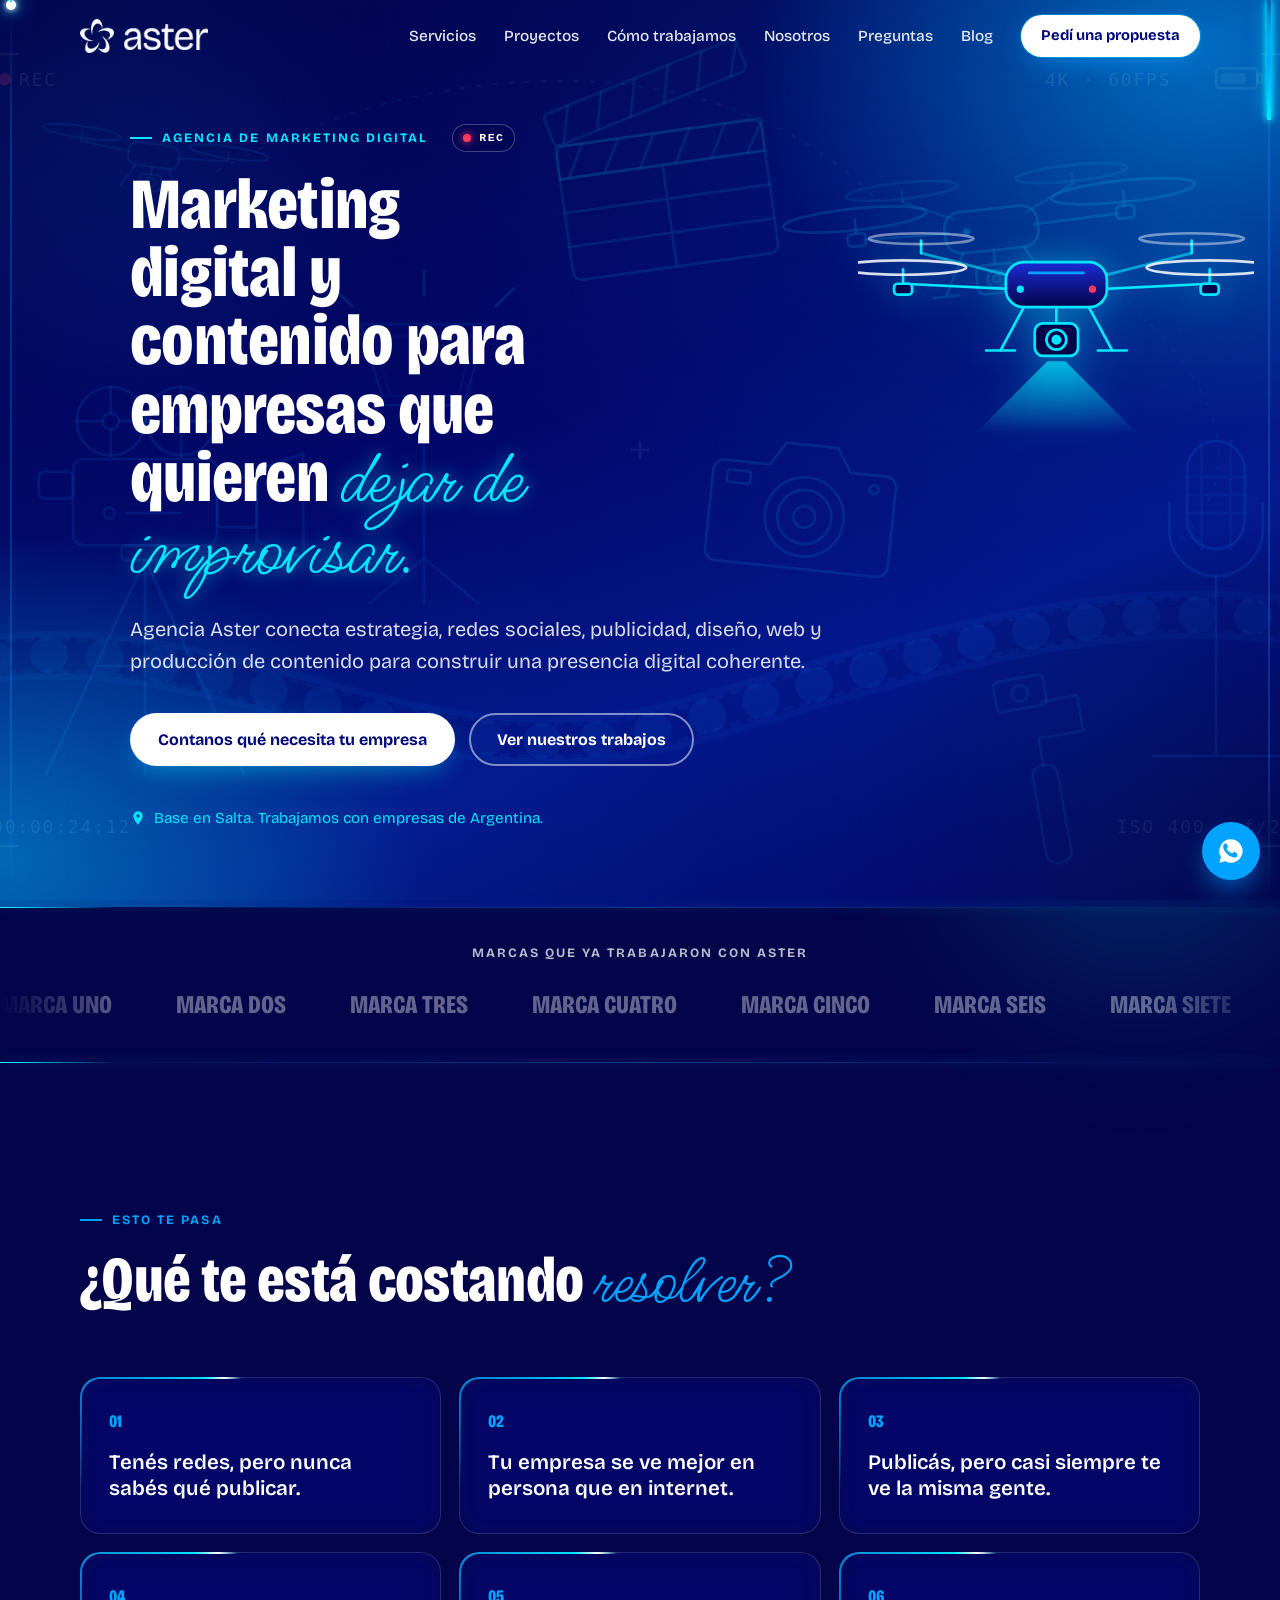
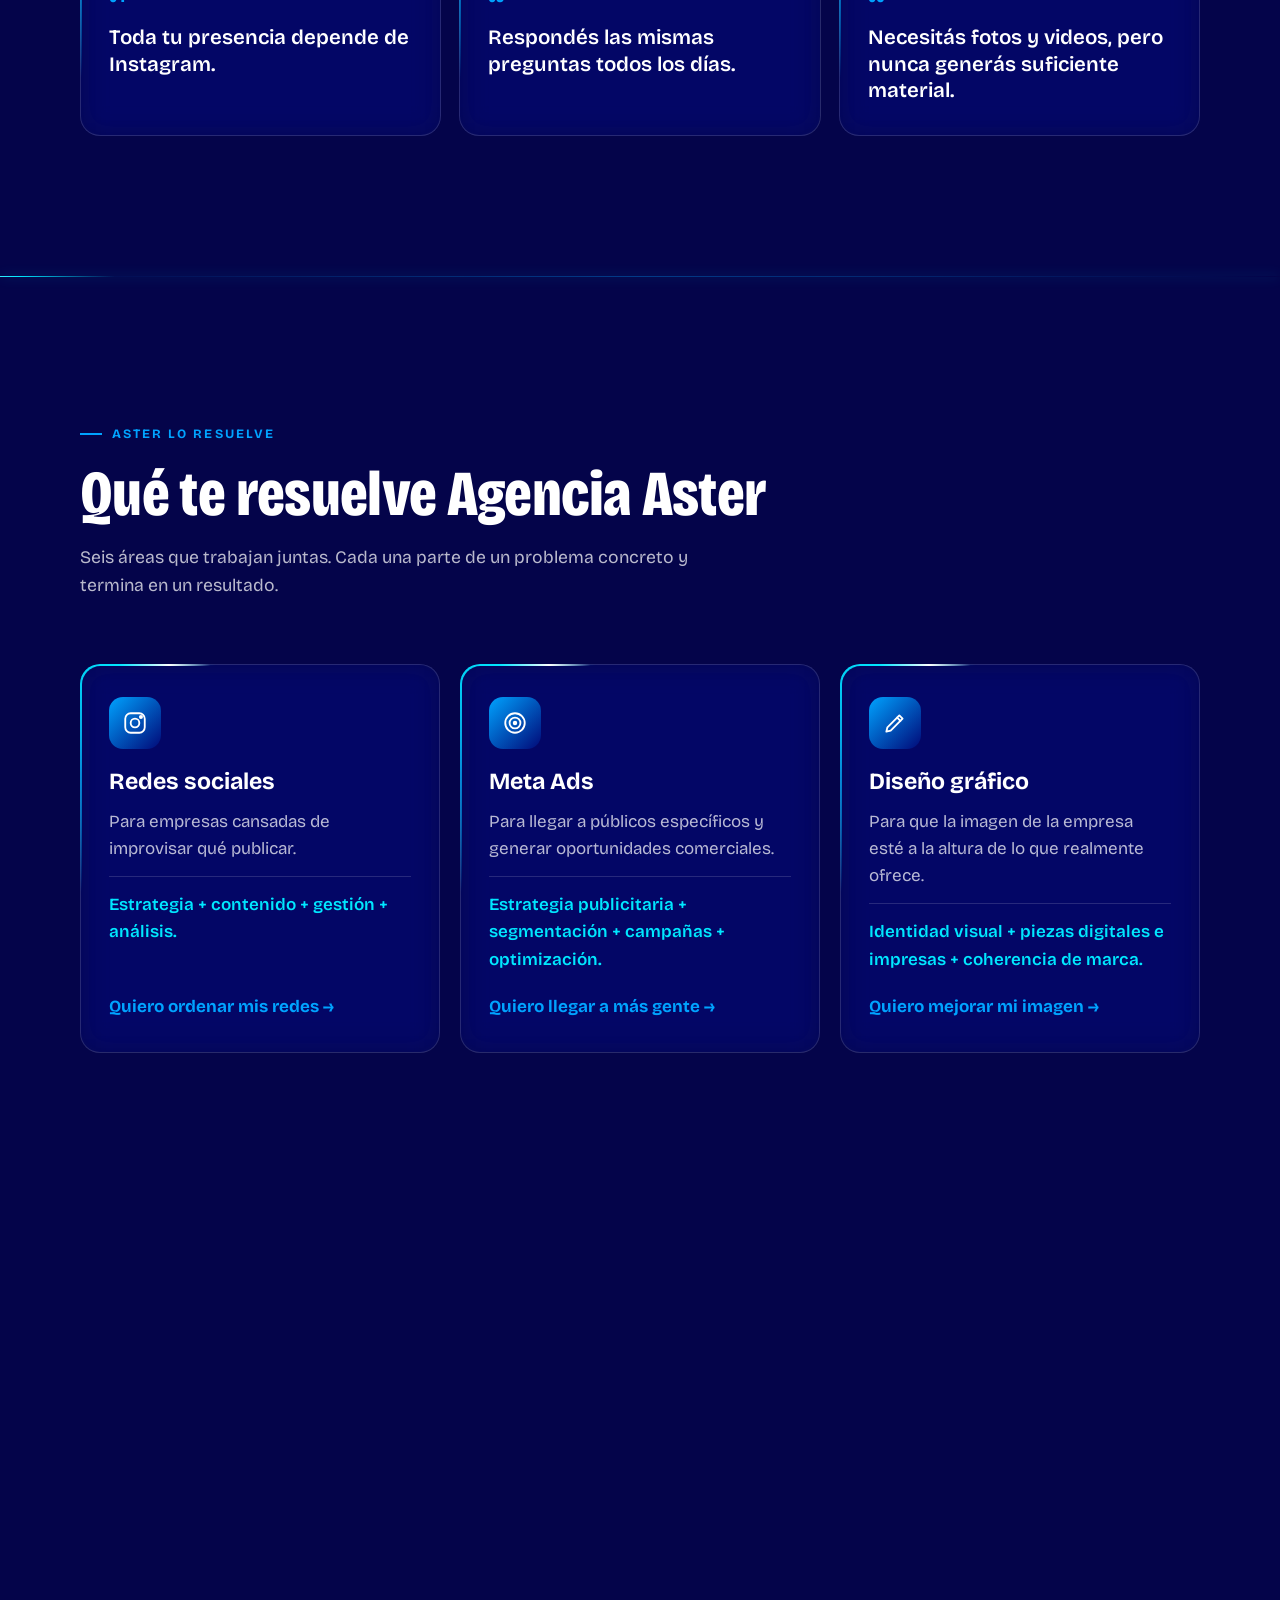
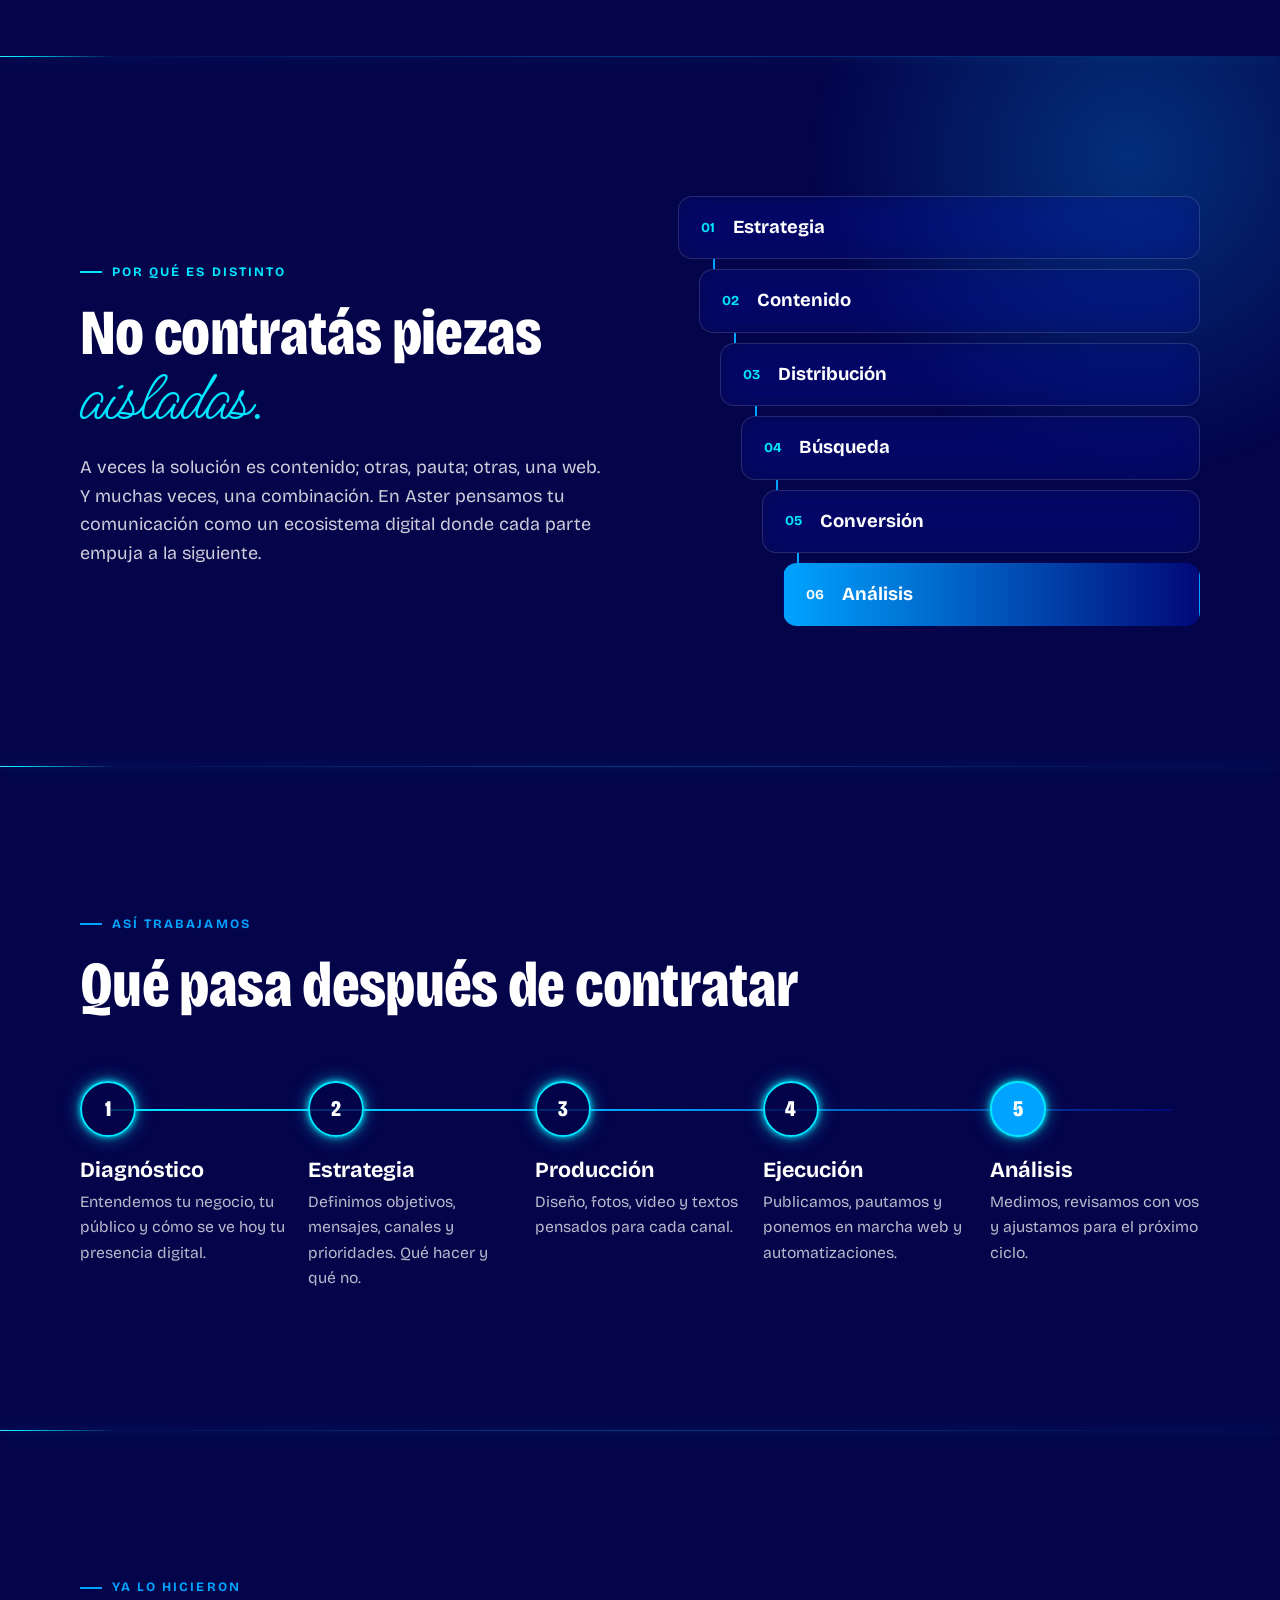
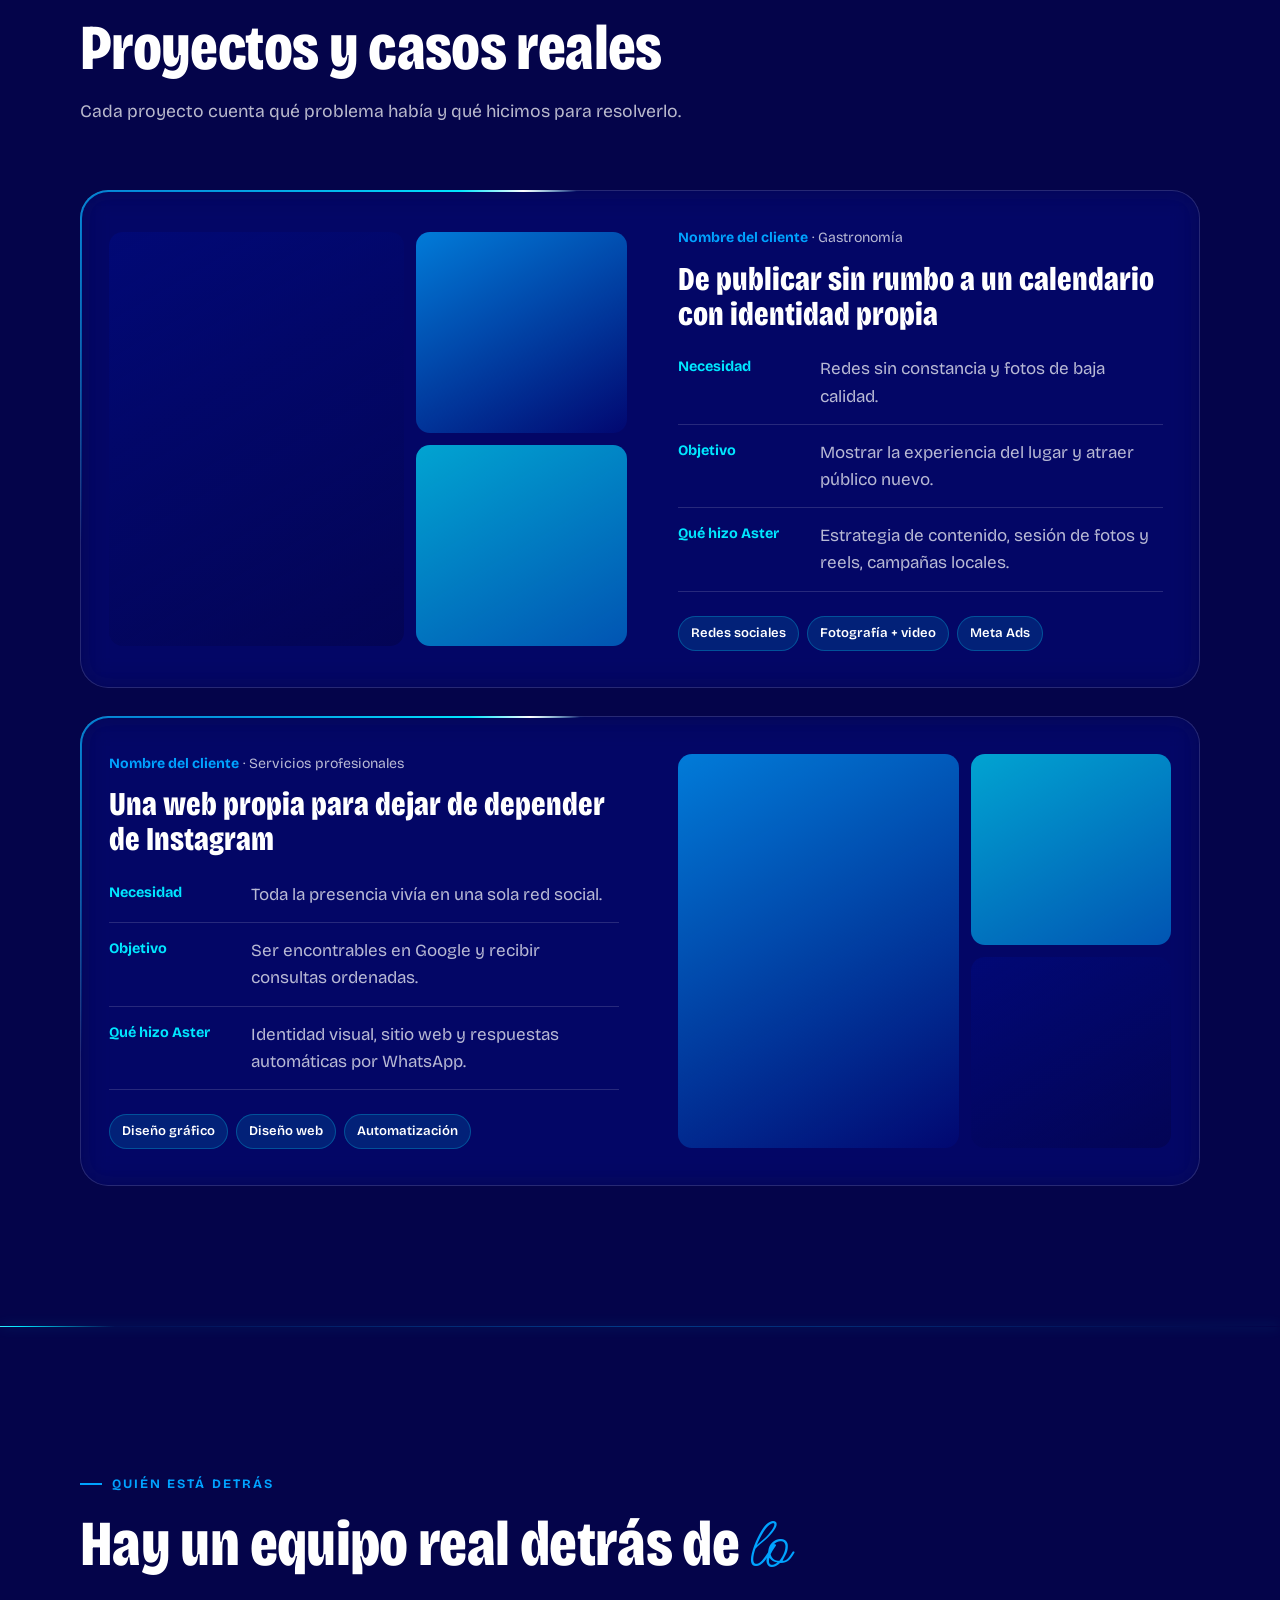
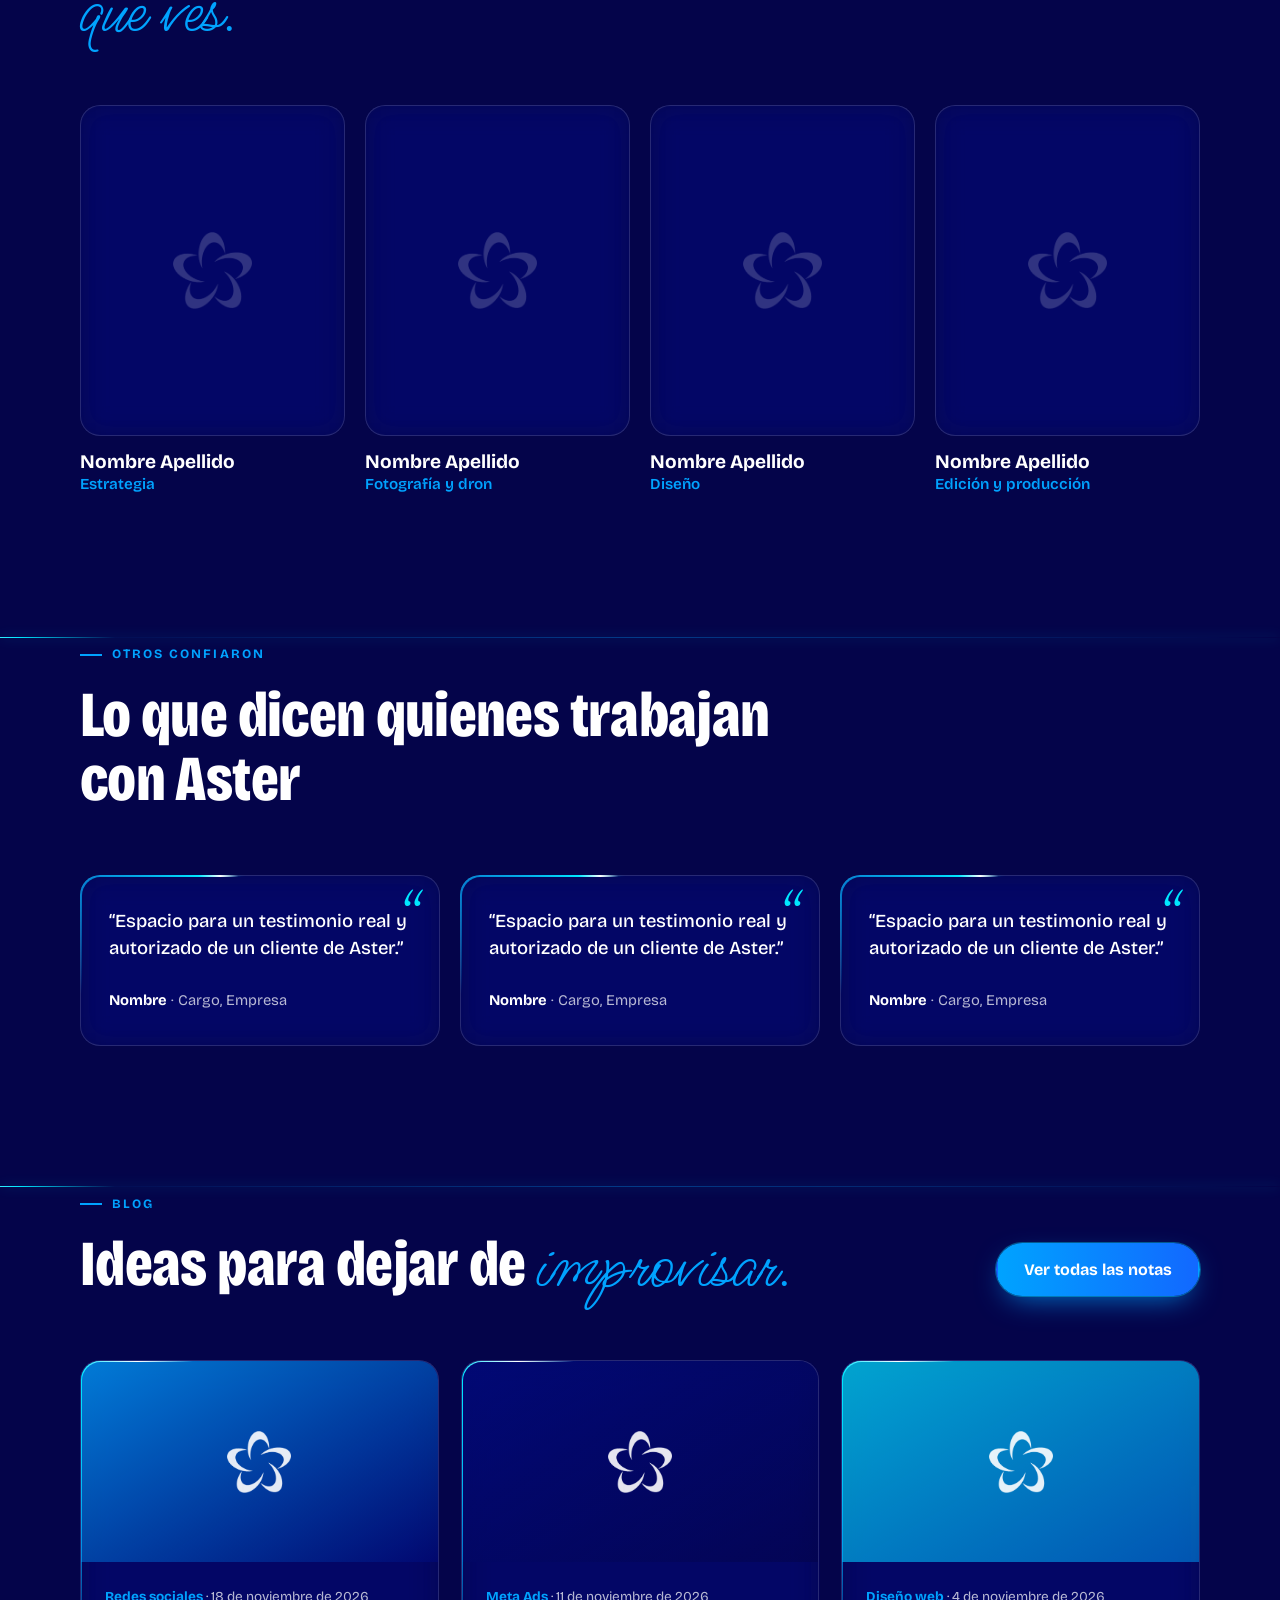
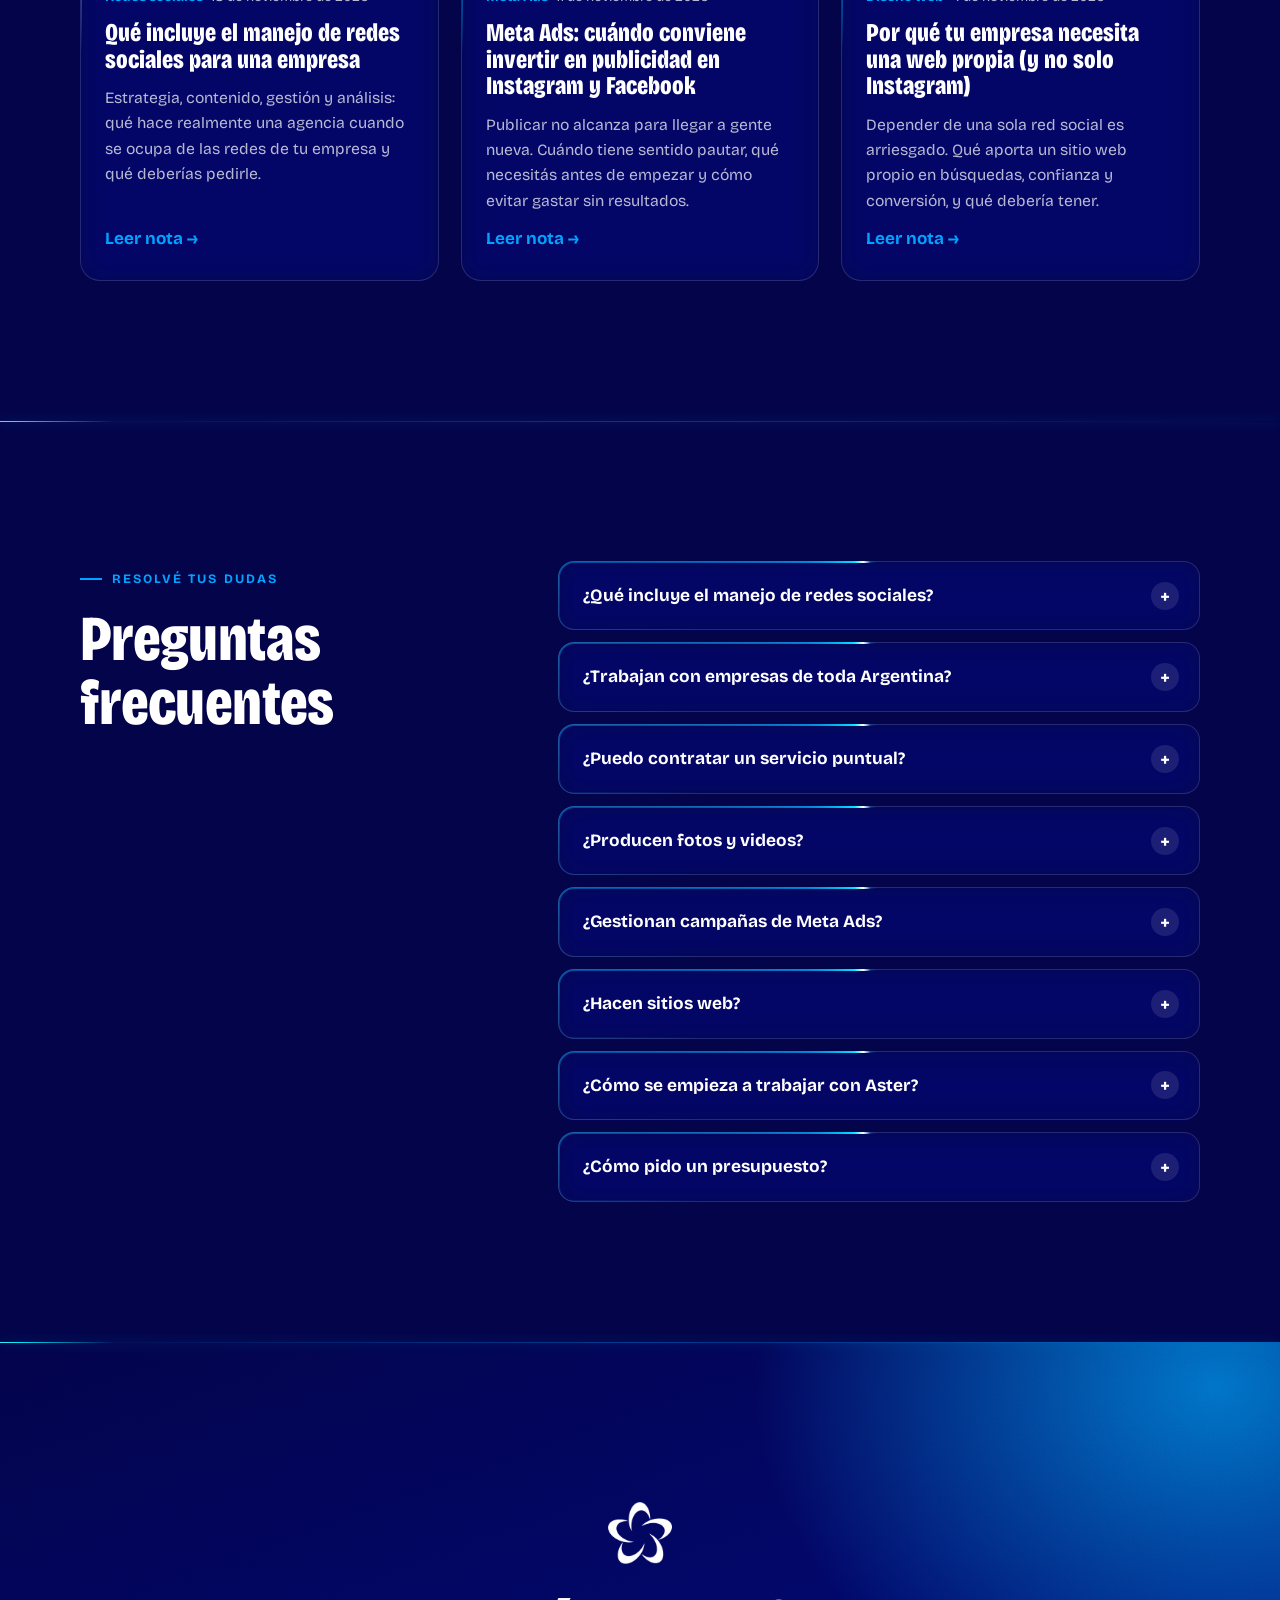
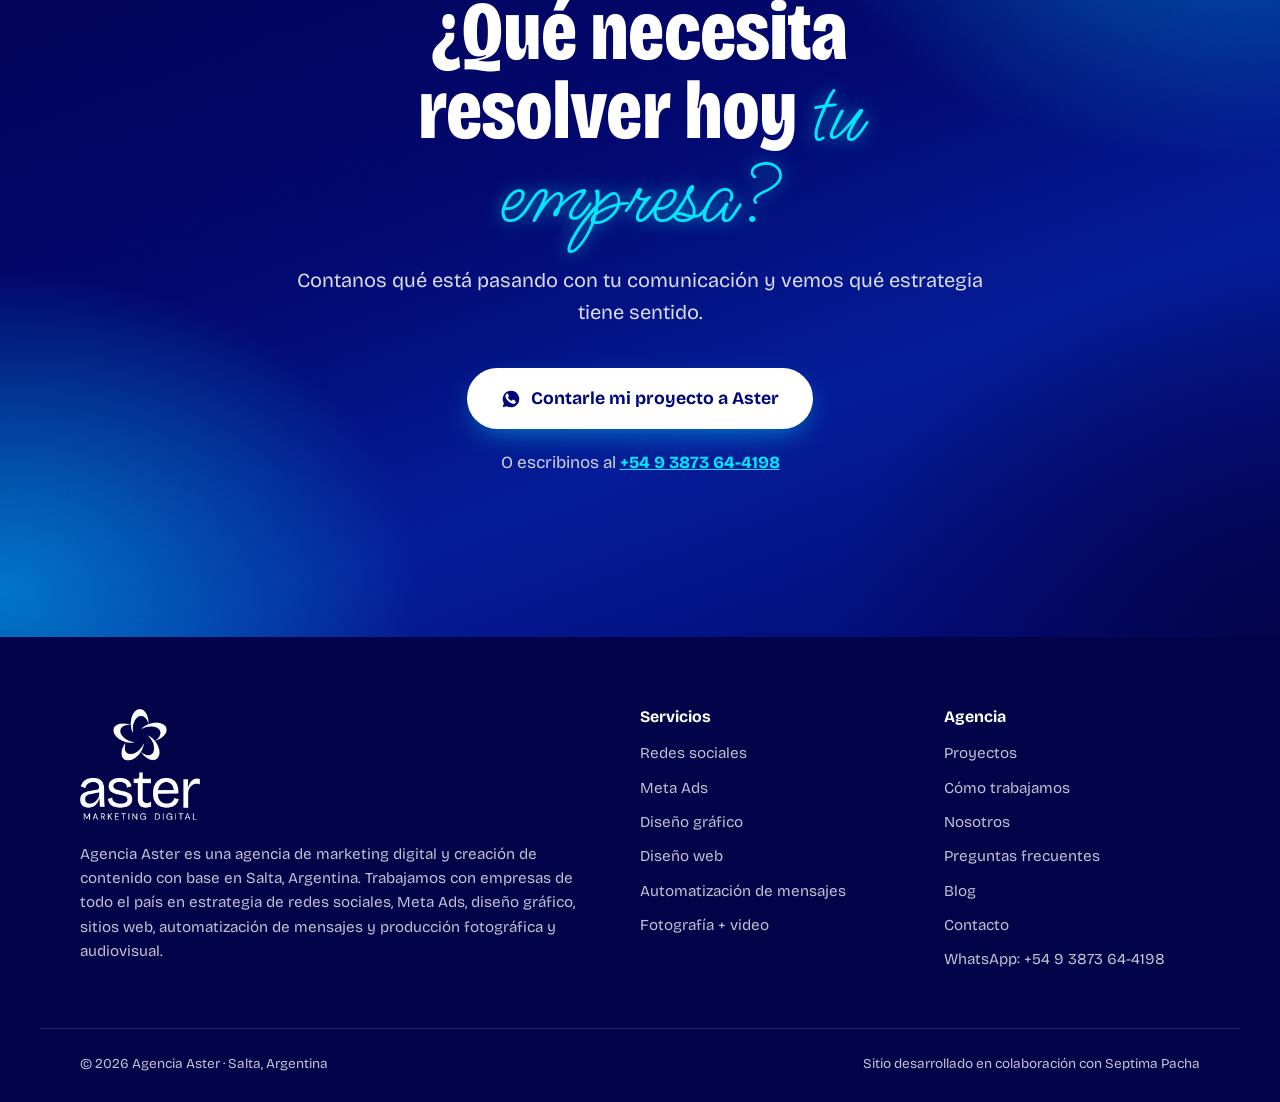
<file: index.html>
<!doctype html>
<html lang="es-AR">
<head>
  <meta charset="utf-8">
  <meta name="viewport" content="width=device-width, initial-scale=1">
  <title>Agencia Aster | Marketing digital y contenido en Salta, Argentina</title>
  <meta name="description" content="Agencia Aster conecta estrategia, redes sociales, Meta Ads, diseño, web, automatización y producción de fotos y video para construir una presencia digital coherente. Base en Salta, trabajamos con empresas de toda Argentina.">
  <meta name="theme-color" content="#04044A">
  <link rel="icon" type="image/png" href="assets/isotipo.png">

  <meta property="og:type" content="website">
  <meta property="og:title" content="Agencia Aster | Marketing digital y contenido">
  <meta property="og:description" content="Marketing digital y contenido para empresas que quieren dejar de improvisar. Base en Salta, Argentina.">
  <meta property="og:image" content="assets/logo-aster.png">
  <meta property="og:locale" content="es_AR">

  <link rel="preconnect" href="https://fonts.googleapis.com">
  <link rel="preconnect" href="https://fonts.gstatic.com" crossorigin>
  <link href="https://fonts.googleapis.com/css2?family=Bricolage+Grotesque:opsz,wdth,wght@12..96,75..100,300..800&family=Ms+Madi&display=swap" rel="stylesheet">
  <link rel="stylesheet" href="styles.css">
  <link rel="stylesheet" href="theme-produccion.css">

  <!-- Datos estructurados (SEO / AEO / GEO) -->
  <script type="application/ld+json">
  {
    "@context": "https://schema.org",
    "@type": "ProfessionalService",
    "name": "Agencia Aster",
    "description": "Agencia de marketing digital y creación de contenido con base en Salta, Argentina. Estrategia de redes sociales, Meta Ads, diseño gráfico, sitios web, automatización de mensajes y producción fotográfica y audiovisual.",
    "address": { "@type": "PostalAddress", "addressLocality": "Salta", "addressRegion": "Salta", "addressCountry": "AR" },
    "telephone": "+54 9 3873 64-4198",
    "url": "https://wa.me/5493873644198",
    "areaServed": { "@type": "Country", "name": "Argentina" },
    "knowsAbout": ["Marketing digital", "Redes sociales", "Meta Ads", "Diseño gráfico", "Diseño web", "Automatización de mensajes", "Fotografía", "Video", "Dron 4K"]
  }
  </script>
</head>
<body>
  <a class="skip" href="#contenido">Saltar al contenido</a>

  <!-- 1. HEADER -->
  <header class="header" id="top">
    <div class="container header__inner">
      <a href="#top" class="brand" aria-label="Agencia Aster, inicio">
        <img src="assets/isotipo.png" alt="" class="brand__mark brand__mark--dark" width="36" height="35">
        <img src="assets/isotipo-white.png" alt="" class="brand__mark brand__mark--light" width="36" height="35">
        <img src="assets/wordmark.png" alt="Aster" class="brand__word brand__word--dark" width="92" height="27">
        <img src="assets/wordmark-white.png" alt="Aster" class="brand__word brand__word--light" width="92" height="27">
      </a>

      <nav class="nav" id="nav" aria-label="Principal">
        <a href="#servicios">Servicios</a>
        <a href="#proyectos">Proyectos</a>
        <a href="#como-trabajamos">Cómo trabajamos</a>
        <a href="#nosotros">Nosotros</a>
        <a href="#preguntas">Preguntas</a>
        <a href="blog/index.html">Blog</a>
        <a href="#contacto" class="btn btn--primary btn--sm nav__cta">Pedí una propuesta</a>
      </nav>

      <button class="menu-toggle" aria-expanded="false" aria-controls="nav" aria-label="Abrir menú">
        <span></span><span></span>
      </button>
    </div>
  </header>

  <main id="contenido">

    <!-- 2. HERO -->
    <section class="hero" aria-labelledby="hero-title">
      <div class="hero__bg" aria-hidden="true"></div>
      <svg class="hero-drone" viewBox="-220 -90 440 260" aria-hidden="true" fill="none" stroke-linecap="round" stroke-linejoin="round">
        <defs>
          <linearGradient id="dbody" x1="0" y1="0" x2="0" y2="1"><stop offset="0" stop-color="#1A2BD6"/><stop offset="1" stop-color="#04044A"/></linearGradient>
          <linearGradient id="dbeam" x1="0" y1="0" x2="0" y2="1"><stop offset="0" stop-color="#00E7FF" stop-opacity=".7"/><stop offset="1" stop-color="#00E7FF" stop-opacity="0"/></linearGradient>
        </defs>
        <path class="beam" d="M-10 90 L-90 170 H90 L10 90 Z" fill="url(#dbeam)"/>
        <g stroke="#00E7FF" stroke-width="3">
          <path d="M-40 -2 L-150 -30 M40 -2 L150 -30" stroke-opacity=".6"/>
          <path d="M-48 10 L-170 4 M48 10 L170 4"/>
          <path d="M-150 -30 V-44 M150 -30 V-44 M-170 4 V-12 M170 4 V-12" />
          <rect x="-180" y="4" width="20" height="12" rx="4" fill="#04044A"/>
          <rect x="160" y="4" width="20" height="12" rx="4" fill="#04044A"/>
        </g>
        <g stroke="#FFFFFF" stroke-width="3" stroke-opacity=".85">
          <ellipse class="prop" cx="-150" cy="-46" rx="58" ry="6" stroke-opacity=".45"/>
          <ellipse class="prop" cx="150" cy="-46" rx="58" ry="6" stroke-opacity=".45"/>
          <ellipse class="prop" cx="-170" cy="-14" rx="70" ry="8"/>
          <ellipse class="prop" cx="170" cy="-14" rx="70" ry="8"/>
        </g>
        <rect x="-56" y="-20" width="112" height="50" rx="20" fill="url(#dbody)" stroke="#00E7FF" stroke-width="3"/>
        <path d="M-30 -8 H30" stroke="#00A3FF" stroke-width="3"/>
        <circle class="led-dot" cx="-40" cy="10" r="4" fill="#00E7FF"/>
        <circle class="led-dot" cx="40" cy="10" r="4" fill="#FF3B5C"/>
        <g stroke="#00E7FF" stroke-width="3">
          <path d="M-36 30 L-62 78 M36 30 L62 78 M-78 78 H-46 M46 78 H78"/>
          <path d="M0 30 V48"/>
          <rect x="-24" y="48" width="48" height="36" rx="9" fill="#04044A"/>
          <circle cx="0" cy="66" r="11"/>
          <circle cx="0" cy="66" r="4" fill="#00E7FF"/>
        </g>
      </svg>
      <div class="container hero__inner">
        <p class="eyebrow eyebrow--light">Agencia de marketing digital <span class="rec">REC</span></p>
        <h1 id="hero-title" class="display">
          Marketing digital y contenido para empresas que quieren
          <span class="script">dejar de improvisar.</span>
        </h1>
        <p class="hero__lead">
          Agencia Aster conecta estrategia, redes sociales, publicidad, diseño, web y producción de contenido
          para construir una presencia digital coherente.
        </p>
        <div class="hero__actions">
          <a href="#contacto" class="btn btn--light">Contanos qué necesita tu empresa</a>
          <a href="#proyectos" class="btn btn--ghost">Ver nuestros trabajos</a>
        </div>
        <p class="hero__geo">
          <svg width="16" height="16" viewBox="0 0 24 24" aria-hidden="true"><path fill="currentColor" d="M12 2a7 7 0 0 0-7 7c0 5.2 7 13 7 13s7-7.8 7-13a7 7 0 0 0-7-7Zm0 9.5A2.5 2.5 0 1 1 12 6.5a2.5 2.5 0 0 1 0 5Z"/></svg>
          Base en Salta. Trabajamos con empresas de Argentina.
        </p>
      </div>
    </section>

    <!-- 3. PRUEBA RÁPIDA DE CONFIANZA -->
    <section class="trust" aria-label="Marcas que confiaron en Aster">
      <div class="container">
        <p class="trust__label">Marcas que ya trabajaron con Aster</p>
      </div>
      <div class="marquee">
        <!-- Reemplazar por logos reales (img con alt = nombre de la marca) -->
        <ul class="marquee__track">
          <li>Marca uno</li><li>Marca dos</li><li>Marca tres</li><li>Marca cuatro</li>
          <li>Marca cinco</li><li>Marca seis</li><li>Marca siete</li><li>Marca ocho</li>
        </ul>
        <ul class="marquee__track" aria-hidden="true">
          <li>Marca uno</li><li>Marca dos</li><li>Marca tres</li><li>Marca cuatro</li>
          <li>Marca cinco</li><li>Marca seis</li><li>Marca siete</li><li>Marca ocho</li>
        </ul>
      </div>
    </section>

    <!-- 4. DOLORES -->
    <section class="section pains" id="dolores" aria-labelledby="pains-title">
      <div class="container">
        <header class="section__head">
          <p class="eyebrow">Esto te pasa</p>
          <h2 id="pains-title" class="h2">¿Qué te está costando <span class="script">resolver?</span></h2>
        </header>
        <ul class="pains__grid">
          <li class="pain reveal"><span class="pain__n">01</span><p>Tenés redes, pero nunca sabés qué publicar.</p></li>
          <li class="pain reveal"><span class="pain__n">02</span><p>Tu empresa se ve mejor en persona que en internet.</p></li>
          <li class="pain reveal"><span class="pain__n">03</span><p>Publicás, pero casi siempre te ve la misma gente.</p></li>
          <li class="pain reveal"><span class="pain__n">04</span><p>Toda tu presencia depende de Instagram.</p></li>
          <li class="pain reveal"><span class="pain__n">05</span><p>Respondés las mismas preguntas todos los días.</p></li>
          <li class="pain reveal"><span class="pain__n">06</span><p>Necesitás fotos y videos, pero nunca generás suficiente material.</p></li>
        </ul>
      </div>
    </section>

    <!-- 5. SERVICIOS -->
    <section class="section services" id="servicios" aria-labelledby="services-title">
      <div class="container">
        <header class="section__head">
          <p class="eyebrow">Aster lo resuelve</p>
          <h2 id="services-title" class="h2">Qué te resuelve Agencia Aster</h2>
          <p class="section__lead">Seis áreas que trabajan juntas. Cada una parte de un problema concreto y termina en un resultado.</p>
        </header>

        <div class="services__grid">
          <article class="service reveal" id="redes-sociales">
            <div class="service__icon" aria-hidden="true">
              <svg viewBox="0 0 24 24"><rect x="3" y="3" width="18" height="18" rx="5"/><circle cx="12" cy="12" r="4"/><circle cx="17.5" cy="6.5" r="1" fill="currentColor"/></svg>
            </div>
            <h3>Redes sociales</h3>
            <p class="service__pain">Para empresas cansadas de improvisar qué publicar.</p>
            <p class="service__offer">Estrategia + contenido + gestión + análisis.</p>
            <a href="#contacto" class="service__link" data-service="Redes sociales">Quiero ordenar mis redes <span aria-hidden="true">→</span></a>
          </article>

          <article class="service reveal" id="meta-ads">
            <div class="service__icon" aria-hidden="true">
              <svg viewBox="0 0 24 24"><circle cx="12" cy="12" r="9"/><circle cx="12" cy="12" r="5"/><circle cx="12" cy="12" r="1.2" fill="currentColor"/></svg>
            </div>
            <h3>Meta Ads</h3>
            <p class="service__pain">Para llegar a públicos específicos y generar oportunidades comerciales.</p>
            <p class="service__offer">Estrategia publicitaria + segmentación + campañas + optimización.</p>
            <a href="#contacto" class="service__link" data-service="Meta Ads">Quiero llegar a más gente <span aria-hidden="true">→</span></a>
          </article>

          <article class="service reveal" id="diseno-grafico">
            <div class="service__icon" aria-hidden="true">
              <svg viewBox="0 0 24 24"><path d="M4 20l4-1 11-11-3-3L5 16l-1 4Z"/><path d="M14 7l3 3"/></svg>
            </div>
            <h3>Diseño gráfico</h3>
            <p class="service__pain">Para que la imagen de la empresa esté a la altura de lo que realmente ofrece.</p>
            <p class="service__offer">Identidad visual + piezas digitales e impresas + coherencia de marca.</p>
            <a href="#contacto" class="service__link" data-service="Diseño gráfico">Quiero mejorar mi imagen <span aria-hidden="true">→</span></a>
          </article>

          <article class="service reveal" id="diseno-web">
            <div class="service__icon" aria-hidden="true">
              <svg viewBox="0 0 24 24"><rect x="3" y="4" width="18" height="16" rx="2"/><path d="M3 9h18"/><circle cx="6" cy="6.5" r=".6" fill="currentColor"/><circle cx="8.2" cy="6.5" r=".6" fill="currentColor"/></svg>
            </div>
            <h3>Diseño web</h3>
            <p class="service__pain">Para construir una presencia digital propia, encontrable y preparada para convertir.</p>
            <p class="service__offer">Web + estructura + contenidos + posicionamiento + conversión. Desarrollo técnico en colaboración con Septima Pacha.</p>
            <a href="#contacto" class="service__link" data-service="Diseño web">Quiero mi propia web <span aria-hidden="true">→</span></a>
          </article>

          <article class="service reveal" id="automatizaciones">
            <div class="service__icon" aria-hidden="true">
              <svg viewBox="0 0 24 24"><path d="M4 5h16v10H9l-5 4V5Z"/><path d="M9 10h6"/></svg>
            </div>
            <h3>Automatización de mensajes</h3>
            <p class="service__pain">Para ordenar primeras respuestas y reducir tareas repetitivas.</p>
            <p class="service__offer">Respuestas iniciales + preguntas frecuentes + derivación + organización de consultas.</p>
            <a href="#contacto" class="service__link" data-service="Automatización de mensajes">Quiero responder mejor <span aria-hidden="true">→</span></a>
          </article>

          <article class="service reveal" id="fotografia-video">
            <div class="service__icon" aria-hidden="true">
              <svg viewBox="0 0 24 24"><path d="M3 8h4l2-3h6l2 3h4v11H3V8Z"/><circle cx="12" cy="13" r="3.5"/></svg>
            </div>
            <h3>Fotografía + video</h3>
            <p class="service__pain">Para producir material propio que muestre mejor productos, servicios, personas y espacios.</p>
            <p class="service__offer">Fotografía + reels + video + cobertura + edición + dron 4K cuando corresponda.</p>
            <a href="#contacto" class="service__link" data-service="Fotografía y video">Quiero material propio <span aria-hidden="true">→</span></a>
          </article>
        </div>
      </div>
    </section>

    <!-- 6. DIFERENCIAL -->
    <section class="section ecosystem" aria-labelledby="eco-title">
      <div class="container ecosystem__inner">
        <div class="ecosystem__copy">
          <p class="eyebrow eyebrow--light">Por qué es distinto</p>
          <h2 id="eco-title" class="h2">No contratás piezas <span class="script">aisladas.</span></h2>
          <p>
            A veces la solución es contenido; otras, pauta; otras, una web. Y muchas veces, una combinación.
            En Aster pensamos tu comunicación como un ecosistema digital donde cada parte empuja a la siguiente.
          </p>
        </div>
        <ol class="flow" aria-label="Ecosistema digital">
          <li><span>Estrategia</span></li>
          <li><span>Contenido</span></li>
          <li><span>Distribución</span></li>
          <li><span>Búsqueda</span></li>
          <li><span>Conversión</span></li>
          <li><span>Análisis</span></li>
        </ol>
      </div>
    </section>

    <!-- 7. CÓMO TRABAJAMOS -->
    <section class="section process" id="como-trabajamos" aria-labelledby="process-title">
      <div class="container">
        <header class="section__head">
          <p class="eyebrow">Así trabajamos</p>
          <h2 id="process-title" class="h2">Qué pasa después de contratar</h2>
        </header>
        <ol class="steps">
          <li class="step reveal">
            <span class="step__n">1</span>
            <h3>Diagnóstico</h3>
            <p>Entendemos tu negocio, tu público y cómo se ve hoy tu presencia digital.</p>
          </li>
          <li class="step reveal">
            <span class="step__n">2</span>
            <h3>Estrategia</h3>
            <p>Definimos objetivos, mensajes, canales y prioridades. Qué hacer y qué no.</p>
          </li>
          <li class="step reveal">
            <span class="step__n">3</span>
            <h3>Producción</h3>
            <p>Diseño, fotos, video y textos pensados para cada canal.</p>
          </li>
          <li class="step reveal">
            <span class="step__n">4</span>
            <h3>Ejecución</h3>
            <p>Publicamos, pautamos y ponemos en marcha web y automatizaciones.</p>
          </li>
          <li class="step reveal">
            <span class="step__n">5</span>
            <h3>Análisis</h3>
            <p>Medimos, revisamos con vos y ajustamos para el próximo ciclo.</p>
          </li>
        </ol>
      </div>
    </section>

    <!-- 8. PROYECTOS -->
    <section class="section projects" id="proyectos" aria-labelledby="projects-title">
      <div class="container">
        <header class="section__head">
          <p class="eyebrow">Ya lo hicieron</p>
          <h2 id="projects-title" class="h2">Proyectos y casos reales</h2>
          <p class="section__lead">Cada proyecto cuenta qué problema había y qué hicimos para resolverlo.</p>
        </header>

        <!-- Cada .case es un módulo listo para convertirse en /proyectos/nombre-cliente/ -->
        <div class="cases">
          <article class="case reveal">
            <div class="case__media" aria-hidden="true">
              <div class="ph ph--a"></div><div class="ph ph--b"></div><div class="ph ph--c"></div>
            </div>
            <div class="case__body">
              <p class="case__meta"><span>Nombre del cliente</span> · Gastronomía</p>
              <h3>De publicar sin rumbo a un calendario con identidad propia</h3>
              <dl class="case__facts">
                <div><dt>Necesidad</dt><dd>Redes sin constancia y fotos de baja calidad.</dd></div>
                <div><dt>Objetivo</dt><dd>Mostrar la experiencia del lugar y atraer público nuevo.</dd></div>
                <div><dt>Qué hizo Aster</dt><dd>Estrategia de contenido, sesión de fotos y reels, campañas locales.</dd></div>
              </dl>
              <ul class="tags"><li>Redes sociales</li><li>Fotografía + video</li><li>Meta Ads</li></ul>
            </div>
          </article>

          <article class="case reveal">
            <div class="case__media" aria-hidden="true">
              <div class="ph ph--b"></div><div class="ph ph--c"></div><div class="ph ph--a"></div>
            </div>
            <div class="case__body">
              <p class="case__meta"><span>Nombre del cliente</span> · Servicios profesionales</p>
              <h3>Una web propia para dejar de depender de Instagram</h3>
              <dl class="case__facts">
                <div><dt>Necesidad</dt><dd>Toda la presencia vivía en una sola red social.</dd></div>
                <div><dt>Objetivo</dt><dd>Ser encontrables en Google y recibir consultas ordenadas.</dd></div>
                <div><dt>Qué hizo Aster</dt><dd>Identidad visual, sitio web y respuestas automáticas por WhatsApp.</dd></div>
              </dl>
              <ul class="tags"><li>Diseño gráfico</li><li>Diseño web</li><li>Automatización</li></ul>
            </div>
          </article>
        </div>
      </div>
    </section>

    <!-- 9. EQUIPO -->
    <section class="section team" id="nosotros" aria-labelledby="team-title">
      <div class="container">
        <header class="section__head">
          <p class="eyebrow">Quién está detrás</p>
          <h2 id="team-title" class="h2">Hay un equipo real detrás de <span class="script">lo que ves.</span></h2>
        </header>
        <!-- Reemplazar por fotos reales del equipo (evitar imágenes de stock) -->
        <ul class="team__grid">
          <li class="member reveal"><div class="member__photo" aria-hidden="true"></div><h3>Nombre Apellido</h3><p>Estrategia</p></li>
          <li class="member reveal"><div class="member__photo" aria-hidden="true"></div><h3>Nombre Apellido</h3><p>Fotografía y dron</p></li>
          <li class="member reveal"><div class="member__photo" aria-hidden="true"></div><h3>Nombre Apellido</h3><p>Diseño</p></li>
          <li class="member reveal"><div class="member__photo" aria-hidden="true"></div><h3>Nombre Apellido</h3><p>Edición y producción</p></li>
        </ul>
      </div>
    </section>

    <!-- 10. TESTIMONIOS -->
    <section class="section testimonials" aria-labelledby="testimonials-title">
      <div class="container">
        <header class="section__head">
          <p class="eyebrow">Otros confiaron</p>
          <h2 id="testimonials-title" class="h2">Lo que dicen quienes trabajan con Aster</h2>
        </header>
        <!-- Usar únicamente opiniones reales y autorizadas -->
        <div class="quotes">
          <figure class="quote reveal">
            <blockquote>“Espacio para un testimonio real y autorizado de un cliente de Aster.”</blockquote>
            <figcaption><strong>Nombre</strong> · Cargo, Empresa</figcaption>
          </figure>
          <figure class="quote reveal">
            <blockquote>“Espacio para un testimonio real y autorizado de un cliente de Aster.”</blockquote>
            <figcaption><strong>Nombre</strong> · Cargo, Empresa</figcaption>
          </figure>
          <figure class="quote reveal">
            <blockquote>“Espacio para un testimonio real y autorizado de un cliente de Aster.”</blockquote>
            <figcaption><strong>Nombre</strong> · Cargo, Empresa</figcaption>
          </figure>
        </div>
      </div>
    </section>

    <!-- BLOG (recursos) -->
    <section class="section blog-teaser" id="blog" aria-labelledby="blog-title">
      <div class="container">
        <header class="section__head section__head--row">
          <div>
            <p class="eyebrow">Blog</p>
            <h2 id="blog-title" class="h2">Ideas para dejar de <span class="script">improvisar.</span></h2>
          </div>
          <a href="blog/index.html" class="btn btn--primary">Ver todas las notas</a>
        </header>
        <div class="posts">
          <article class="post-card reveal">
            <a href="blog/que-incluye-el-manejo-de-redes-sociales/index.html" class="post-card__link">
              <div class="post-card__media ph ph--b" aria-hidden="true"><img src="assets/isotipo-white.png" alt=""></div>
              <div class="post-card__body">
                <p class="post-card__meta"><span>Redes sociales</span> · <time datetime="2026-11-18">18 de noviembre de 2026</time></p>
                <h3>Qué incluye el manejo de redes sociales para una empresa</h3>
                <p>Estrategia, contenido, gestión y análisis: qué hace realmente una agencia cuando se ocupa de las redes de tu empresa y qué deberías pedirle.</p>
                <span class="post-card__more">Leer nota <span aria-hidden="true">→</span></span>
              </div>
            </a>
          </article>
          <article class="post-card reveal">
            <a href="blog/meta-ads-cuando-conviene-invertir-en-publicidad/index.html" class="post-card__link">
              <div class="post-card__media ph ph--a" aria-hidden="true"><img src="assets/isotipo-white.png" alt=""></div>
              <div class="post-card__body">
                <p class="post-card__meta"><span>Meta Ads</span> · <time datetime="2026-11-11">11 de noviembre de 2026</time></p>
                <h3>Meta Ads: cuándo conviene invertir en publicidad en Instagram y Facebook</h3>
                <p>Publicar no alcanza para llegar a gente nueva. Cuándo tiene sentido pautar, qué necesitás antes de empezar y cómo evitar gastar sin resultados.</p>
                <span class="post-card__more">Leer nota <span aria-hidden="true">→</span></span>
              </div>
            </a>
          </article>
          <article class="post-card reveal">
            <a href="blog/por-que-tu-empresa-necesita-una-web-propia/index.html" class="post-card__link">
              <div class="post-card__media ph ph--c" aria-hidden="true"><img src="assets/isotipo-white.png" alt=""></div>
              <div class="post-card__body">
                <p class="post-card__meta"><span>Diseño web</span> · <time datetime="2026-11-04">4 de noviembre de 2026</time></p>
                <h3>Por qué tu empresa necesita una web propia (y no solo Instagram)</h3>
                <p>Depender de una sola red social es arriesgado. Qué aporta un sitio web propio en búsquedas, confianza y conversión, y qué debería tener.</p>
                <span class="post-card__more">Leer nota <span aria-hidden="true">→</span></span>
              </div>
            </a>
          </article>
        </div>
      </div>
    </section>

    <!-- 11. PREGUNTAS FRECUENTES -->
    <section class="section faq" id="preguntas" aria-labelledby="faq-title">
      <div class="container faq__inner">
        <header class="section__head">
          <p class="eyebrow">Resolvé tus dudas</p>
          <h2 id="faq-title" class="h2">Preguntas frecuentes</h2>
        </header>
        <div class="faq__list">
          <details>
            <summary>¿Qué incluye el manejo de redes sociales?</summary>
            <p>Incluye estrategia, planificación de contenidos, diseño de piezas, redacción, publicación, gestión de la cuenta y un análisis periódico de resultados para ajustar lo que haga falta.</p>
          </details>
          <details>
            <summary>¿Trabajan con empresas de toda Argentina?</summary>
            <p>Sí. Nuestra base está en Salta y trabajamos con empresas de todo el país. La producción fotográfica y audiovisual presencial se coordina según la ubicación de cada proyecto.</p>
          </details>
          <details>
            <summary>¿Puedo contratar un servicio puntual?</summary>
            <p>Sí. Podés contratar un servicio específico, como una sesión de fotos, una campaña de Meta Ads o un sitio web, o combinarlos según lo que necesite tu empresa.</p>
          </details>
          <details>
            <summary>¿Producen fotos y videos?</summary>
            <p>Sí. Hacemos fotografía, reels, video institucional, coberturas y edición, con tomas de dron 4K cuando el proyecto lo requiere.</p>
          </details>
          <details>
            <summary>¿Gestionan campañas de Meta Ads?</summary>
            <p>Sí. Diseñamos la estrategia publicitaria, definimos la segmentación, creamos y optimizamos campañas en Facebook e Instagram.</p>
          </details>
          <details>
            <summary>¿Hacen sitios web?</summary>
            <p>Sí. Diseñamos la estructura, los contenidos y el posicionamiento del sitio, y el desarrollo técnico se realiza en colaboración con Septima Pacha.</p>
          </details>
          <details>
            <summary>¿Cómo se empieza a trabajar con Aster?</summary>
            <p>Empezamos con una conversación para entender tu negocio y un diagnóstico de tu presencia digital. A partir de ahí te proponemos una estrategia y un plan de trabajo.</p>
          </details>
          <details>
            <summary>¿Cómo pido un presupuesto?</summary>
            <p>Escribinos por WhatsApp contándonos qué necesita tu empresa. Con esa información armamos una propuesta a medida.</p>
          </details>
        </div>
      </div>
    </section>

    <!-- 12. CTA FINAL + CONTACTO -->
    <section class="cta" id="contacto" aria-labelledby="cta-title">
      <div class="hero__bg" aria-hidden="true"></div>
      <div class="container cta__inner">
        <img src="assets/isotipo-white.png" alt="" class="cta__mark" width="72" height="70">
        <h2 id="cta-title" class="display display--md">¿Qué necesita resolver hoy <span class="script">tu empresa?</span></h2>
        <p class="hero__lead">Contanos qué está pasando con tu comunicación y vemos qué estrategia tiene sentido.</p>
        <a href="#" class="btn btn--light btn--lg js-whatsapp">
          <svg width="20" height="20" viewBox="0 0 24 24" aria-hidden="true"><path fill="currentColor" d="M12 2a10 10 0 0 0-8.6 15.1L2 22l5-1.3A10 10 0 1 0 12 2Zm5.8 14.2c-.2.7-1.4 1.3-2 1.4-.5 0-1.2.1-3.8-.9-3.2-1.3-5.2-4.6-5.4-4.8-.2-.2-1.3-1.7-1.3-3.3s.8-2.3 1.1-2.7c.3-.3.6-.4.8-.4h.6c.2 0 .4 0 .6.5l.9 2.1c.1.2.1.4 0 .6l-.4.6-.4.5c-.1.1-.3.3-.1.6.2.3.8 1.3 1.7 2.1 1.2 1 2.2 1.4 2.5 1.5.3.2.5.1.6-.1l.9-1c.2-.3.4-.2.6-.1l2 1c.3.1.5.2.5.3.1.2.1.7-.1 1.3Z"/></svg>
          Contarle mi proyecto a Aster
        </a>
        <p class="cta__phone">O escribinos al <a href="#" class="js-whatsapp">+54 9 3873 64-4198</a></p>
      </div>
    </section>
  </main>

  <!-- 13. FOOTER SEMÁNTICO -->
  <footer class="footer">
    <div class="container footer__inner">
      <div class="footer__about">
        <img src="assets/logo-aster-white.png" alt="Aster Marketing Digital" width="140" height="130">
        <p>
          Agencia Aster es una agencia de marketing digital y creación de contenido con base en Salta, Argentina.
          Trabajamos con empresas de todo el país en estrategia de redes sociales, Meta Ads, diseño gráfico,
          sitios web, automatización de mensajes y producción fotográfica y audiovisual.
        </p>
      </div>
      <nav class="footer__nav" aria-label="Servicios">
        <h3>Servicios</h3>
        <a href="#redes-sociales">Redes sociales</a>
        <a href="#meta-ads">Meta Ads</a>
        <a href="#diseno-grafico">Diseño gráfico</a>
        <a href="#diseno-web">Diseño web</a>
        <a href="#automatizaciones">Automatización de mensajes</a>
        <a href="#fotografia-video">Fotografía + video</a>
      </nav>
      <nav class="footer__nav" aria-label="Agencia">
        <h3>Agencia</h3>
        <a href="#proyectos">Proyectos</a>
        <a href="#como-trabajamos">Cómo trabajamos</a>
        <a href="#nosotros">Nosotros</a>
        <a href="#preguntas">Preguntas frecuentes</a>
        <a href="blog/index.html">Blog</a>
        <a href="#contacto">Contacto</a>
        <a href="#" class="js-whatsapp">WhatsApp: +54 9 3873 64-4198</a>
      </nav>
    </div>
    <div class="container footer__bottom">
      <p>© <span id="year">2026</span> Agencia Aster · Salta, Argentina</p>
      <p>Sitio desarrollado en colaboración con Septima Pacha</p>
    </div>
  </footer>

  <!-- Acceso constante a WhatsApp (sobre todo en mobile) -->
  <a href="#" class="wa-float js-whatsapp" aria-label="Escribinos por WhatsApp">
    <svg width="28" height="28" viewBox="0 0 24 24" aria-hidden="true"><path fill="currentColor" d="M12 2a10 10 0 0 0-8.6 15.1L2 22l5-1.3A10 10 0 1 0 12 2Zm5.8 14.2c-.2.7-1.4 1.3-2 1.4-.5 0-1.2.1-3.8-.9-3.2-1.3-5.2-4.6-5.4-4.8-.2-.2-1.3-1.7-1.3-3.3s.8-2.3 1.1-2.7c.3-.3.6-.4.8-.4h.6c.2 0 .4 0 .6.5l.9 2.1c.1.2.1.4 0 .6l-.4.6-.4.5c-.1.1-.3.3-.1.6.2.3.8 1.3 1.7 2.1 1.2 1 2.2 1.4 2.5 1.5.3.2.5.1.6-.1l.9-1c.2-.3.4-.2.6-.1l2 1c.3.1.5.2.5.3.1.2.1.7-.1 1.3Z"/></svg>
  </a>

  <script src="main.js" defer></script>
  <script src="fx.js" defer></script>
</body>
</html>
</file>
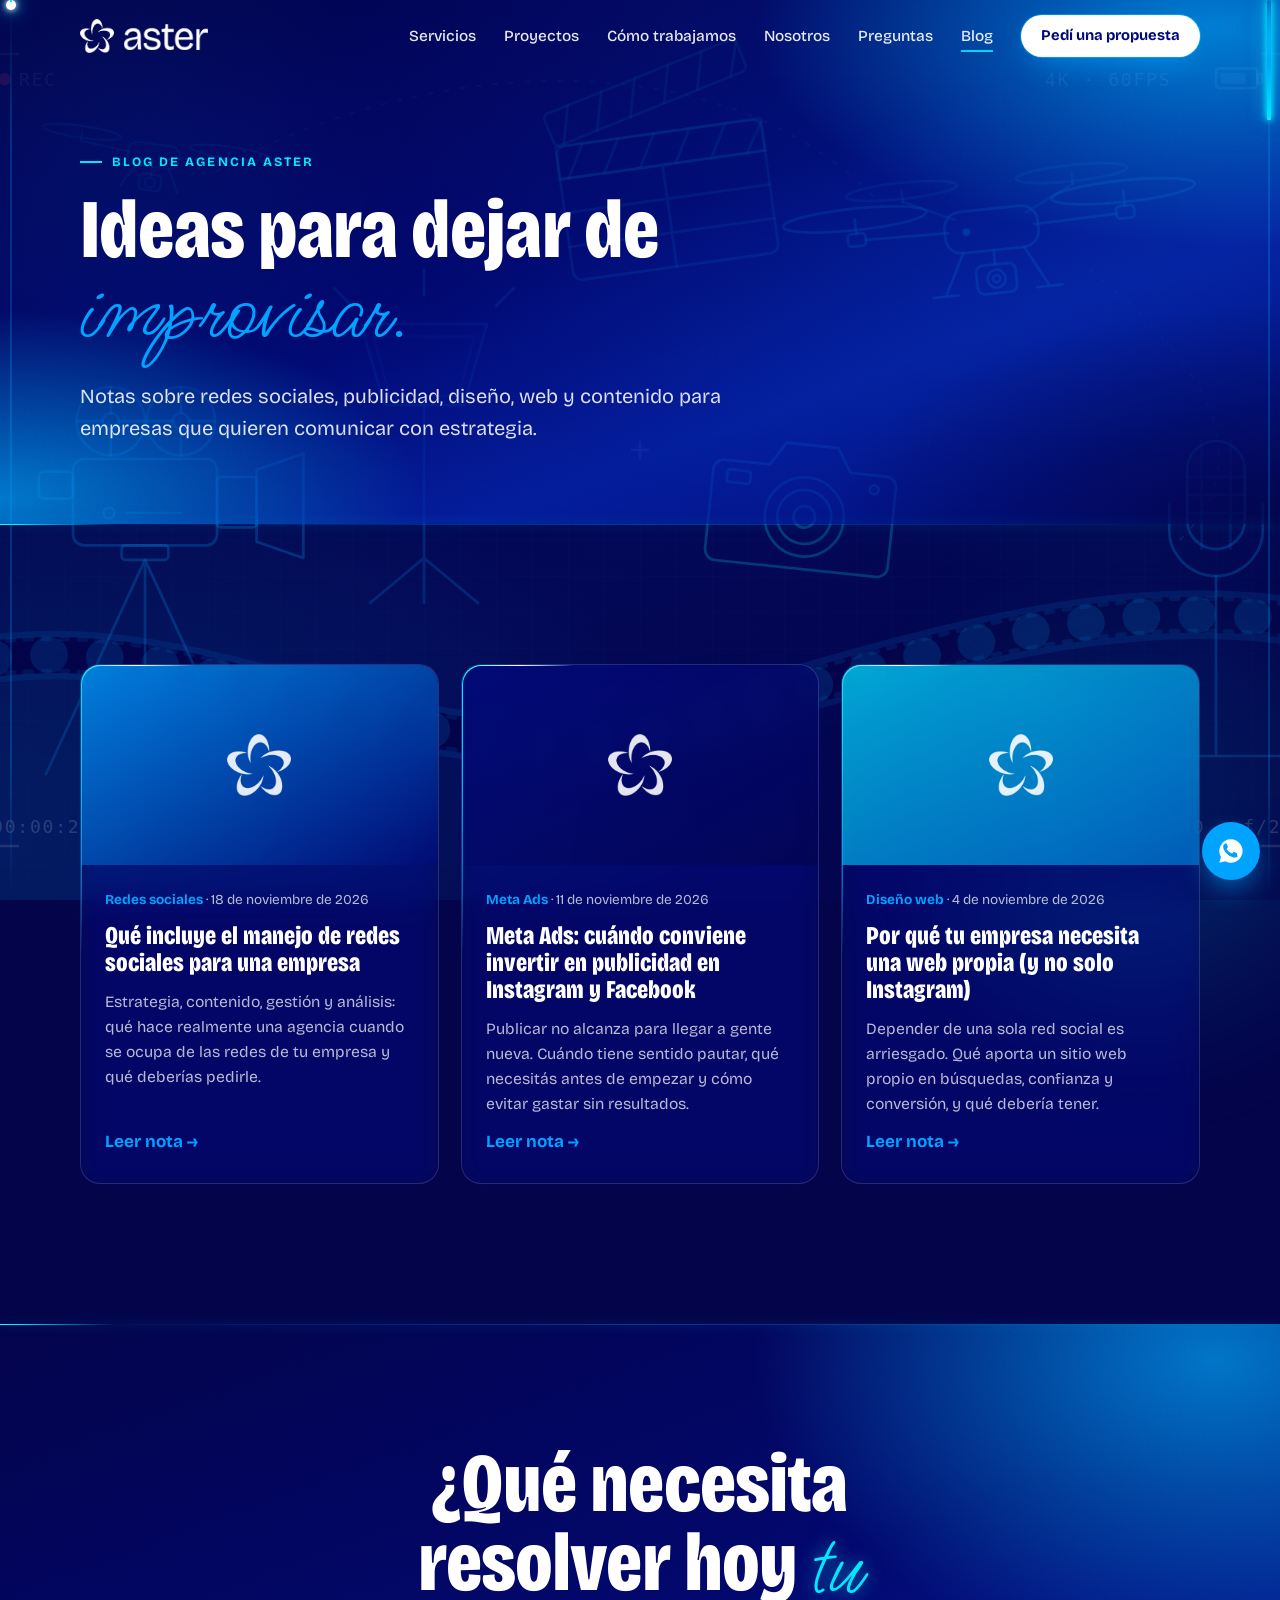
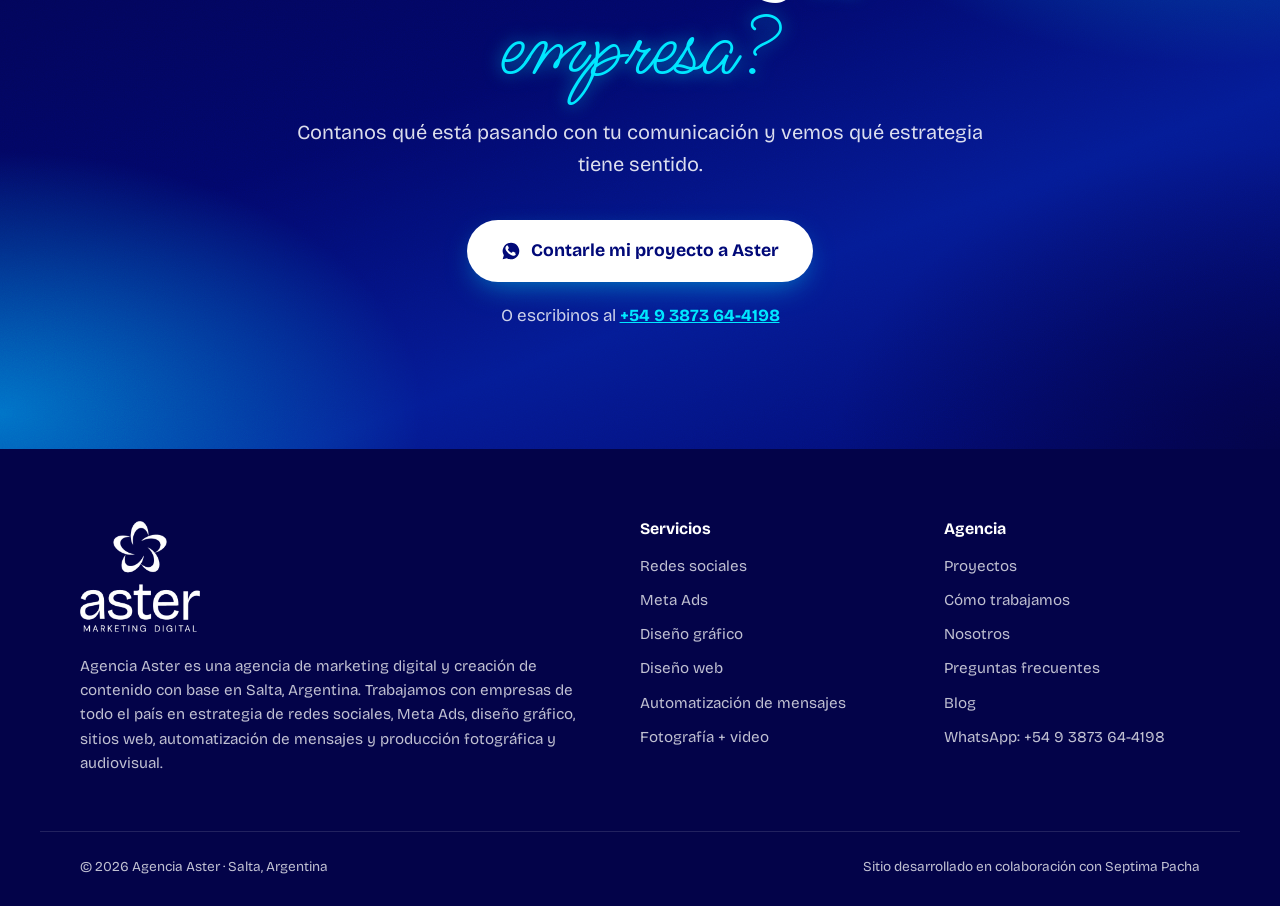
<file: blog/index.html>
<!doctype html>
<html lang="es-AR">
<head>
  <meta charset="utf-8">
  <meta name="viewport" content="width=device-width, initial-scale=1">
  <title>Blog | Agencia Aster — Marketing digital y contenido</title>
  <meta name="description" content="Notas de Agencia Aster sobre redes sociales, Meta Ads, diseño, sitios web y producción de contenido para empresas.">
  <meta name="theme-color" content="#04044A">
  <link rel="icon" type="image/png" href="../assets/isotipo.png">
  <meta property="og:type" content="article">
  <meta property="og:title" content="Blog | Agencia Aster — Marketing digital y contenido">
  <meta property="og:description" content="Notas de Agencia Aster sobre redes sociales, Meta Ads, diseño, sitios web y producción de contenido para empresas.">
  <meta property="og:locale" content="es_AR">
  <link rel="preconnect" href="https://fonts.googleapis.com">
  <link rel="preconnect" href="https://fonts.gstatic.com" crossorigin>
  <link href="https://fonts.googleapis.com/css2?family=Bricolage+Grotesque:opsz,wdth,wght@12..96,75..100,300..800&family=Ms+Madi&display=swap" rel="stylesheet">
  <link rel="stylesheet" href="../styles.css">
  <link rel="stylesheet" href="../theme-produccion.css">
</head>
<body>
  <a class="skip" href="#contenido">Saltar al contenido</a>

  <header class="header" id="top">
    <div class="container header__inner">
      <a href="../index.html" class="brand" aria-label="Agencia Aster, inicio">
        <img src="../assets/isotipo.png" alt="" class="brand__mark brand__mark--dark" width="36" height="35">
        <img src="../assets/isotipo-white.png" alt="" class="brand__mark brand__mark--light" width="36" height="35">
        <img src="../assets/wordmark.png" alt="Aster" class="brand__word brand__word--dark" width="92" height="27">
        <img src="../assets/wordmark-white.png" alt="Aster" class="brand__word brand__word--light" width="92" height="27">
      </a>
      <nav class="nav" id="nav" aria-label="Principal">
        <a href="../index.html#servicios">Servicios</a>
        <a href="../index.html#proyectos">Proyectos</a>
        <a href="../index.html#como-trabajamos">Cómo trabajamos</a>
        <a href="../index.html#nosotros">Nosotros</a>
        <a href="../index.html#preguntas">Preguntas</a>
        <a href="../blog/index.html" aria-current="page">Blog</a>
        <a href="#" class="btn btn--primary btn--sm nav__cta js-whatsapp">Pedí una propuesta</a>
      </nav>
      <button class="menu-toggle" aria-expanded="false" aria-controls="nav" aria-label="Abrir menú"><span></span><span></span></button>
    </div>
  </header>

  <main id="contenido">
    <section class="page-hero" aria-labelledby="page-title">
      <div class="hero__bg" aria-hidden="true"></div>
      <div class="container">
        <p class="eyebrow eyebrow--light">Blog de Agencia Aster</p>
        <h1 id="page-title" class="display display--md">Ideas para dejar de <span class="script">improvisar.</span></h1>
        <p class="hero__lead">Notas sobre redes sociales, publicidad, diseño, web y contenido para empresas que quieren comunicar con estrategia.</p>
      </div>
    </section>

    <section class="section">
      <div class="container">
        <!-- Para sumar una nota: duplicar una carpeta dentro de /blog y agregar su tarjeta acá -->
        <div class="posts">
          <article class="post-card reveal">
            <a href="que-incluye-el-manejo-de-redes-sociales/index.html" class="post-card__link">
              <div class="post-card__media ph ph--b" aria-hidden="true"><img src="../assets/isotipo-white.png" alt=""></div>
              <div class="post-card__body">
                <p class="post-card__meta"><span>Redes sociales</span> · <time datetime="2026-11-18">18 de noviembre de 2026</time></p>
                <h3>Qué incluye el manejo de redes sociales para una empresa</h3>
                <p>Estrategia, contenido, gestión y análisis: qué hace realmente una agencia cuando se ocupa de las redes de tu empresa y qué deberías pedirle.</p>
                <span class="post-card__more">Leer nota <span aria-hidden="true">→</span></span>
              </div>
            </a>
          </article>
          <article class="post-card reveal">
            <a href="meta-ads-cuando-conviene-invertir-en-publicidad/index.html" class="post-card__link">
              <div class="post-card__media ph ph--a" aria-hidden="true"><img src="../assets/isotipo-white.png" alt=""></div>
              <div class="post-card__body">
                <p class="post-card__meta"><span>Meta Ads</span> · <time datetime="2026-11-11">11 de noviembre de 2026</time></p>
                <h3>Meta Ads: cuándo conviene invertir en publicidad en Instagram y Facebook</h3>
                <p>Publicar no alcanza para llegar a gente nueva. Cuándo tiene sentido pautar, qué necesitás antes de empezar y cómo evitar gastar sin resultados.</p>
                <span class="post-card__more">Leer nota <span aria-hidden="true">→</span></span>
              </div>
            </a>
          </article>
          <article class="post-card reveal">
            <a href="por-que-tu-empresa-necesita-una-web-propia/index.html" class="post-card__link">
              <div class="post-card__media ph ph--c" aria-hidden="true"><img src="../assets/isotipo-white.png" alt=""></div>
              <div class="post-card__body">
                <p class="post-card__meta"><span>Diseño web</span> · <time datetime="2026-11-04">4 de noviembre de 2026</time></p>
                <h3>Por qué tu empresa necesita una web propia (y no solo Instagram)</h3>
                <p>Depender de una sola red social es arriesgado. Qué aporta un sitio web propio en búsquedas, confianza y conversión, y qué debería tener.</p>
                <span class="post-card__more">Leer nota <span aria-hidden="true">→</span></span>
              </div>
            </a>
          </article>
        </div>
      </div>
    </section>

    <section class="cta cta--compact" aria-labelledby="cta-title">
      <div class="hero__bg" aria-hidden="true"></div>
      <div class="container cta__inner">
        <h2 id="cta-title" class="display display--md">¿Qué necesita resolver hoy <span class="script">tu empresa?</span></h2>
        <p class="hero__lead">Contanos qué está pasando con tu comunicación y vemos qué estrategia tiene sentido.</p>
        <a href="#" class="btn btn--light btn--lg js-whatsapp"><svg width="20" height="20" viewBox="0 0 24 24" aria-hidden="true"><path fill="currentColor" d="M12 2a10 10 0 0 0-8.6 15.1L2 22l5-1.3A10 10 0 1 0 12 2Zm5.8 14.2c-.2.7-1.4 1.3-2 1.4-.5 0-1.2.1-3.8-.9-3.2-1.3-5.2-4.6-5.4-4.8-.2-.2-1.3-1.7-1.3-3.3s.8-2.3 1.1-2.7c.3-.3.6-.4.8-.4h.6c.2 0 .4 0 .6.5l.9 2.1c.1.2.1.4 0 .6l-.4.6-.4.5c-.1.1-.3.3-.1.6.2.3.8 1.3 1.7 2.1 1.2 1 2.2 1.4 2.5 1.5.3.2.5.1.6-.1l.9-1c.2-.3.4-.2.6-.1l2 1c.3.1.5.2.5.3.1.2.1.7-.1 1.3Z"/></svg> Contarle mi proyecto a Aster</a>
        <p class="cta__phone">O escribinos al <a href="#" class="js-whatsapp">+54 9 3873 64-4198</a></p>
      </div>
    </section>
  </main>

  <footer class="footer">
    <div class="container footer__inner">
      <div class="footer__about">
        <img src="../assets/logo-aster-white.png" alt="Aster Marketing Digital" width="140" height="130">
        <p>Agencia Aster es una agencia de marketing digital y creación de contenido con base en Salta, Argentina. Trabajamos con empresas de todo el país en estrategia de redes sociales, Meta Ads, diseño gráfico, sitios web, automatización de mensajes y producción fotográfica y audiovisual.</p>
      </div>
      <nav class="footer__nav" aria-label="Servicios">
        <h3>Servicios</h3>
        <a href="../index.html#redes-sociales">Redes sociales</a>
        <a href="../index.html#meta-ads">Meta Ads</a>
        <a href="../index.html#diseno-grafico">Diseño gráfico</a>
        <a href="../index.html#diseno-web">Diseño web</a>
        <a href="../index.html#automatizaciones">Automatización de mensajes</a>
        <a href="../index.html#fotografia-video">Fotografía + video</a>
      </nav>
      <nav class="footer__nav" aria-label="Agencia">
        <h3>Agencia</h3>
        <a href="../index.html#proyectos">Proyectos</a>
        <a href="../index.html#como-trabajamos">Cómo trabajamos</a>
        <a href="../index.html#nosotros">Nosotros</a>
        <a href="../index.html#preguntas">Preguntas frecuentes</a>
        <a href="../blog/index.html">Blog</a>
        <a href="#" class="js-whatsapp">WhatsApp: +54 9 3873 64-4198</a>
      </nav>
    </div>
    <div class="container footer__bottom">
      <p>© <span id="year">2026</span> Agencia Aster · Salta, Argentina</p>
      <p>Sitio desarrollado en colaboración con Septima Pacha</p>
    </div>
  </footer>

  <a href="#" class="wa-float js-whatsapp" aria-label="Escribinos por WhatsApp"><svg width="28" height="28" viewBox="0 0 24 24" aria-hidden="true"><path fill="currentColor" d="M12 2a10 10 0 0 0-8.6 15.1L2 22l5-1.3A10 10 0 1 0 12 2Zm5.8 14.2c-.2.7-1.4 1.3-2 1.4-.5 0-1.2.1-3.8-.9-3.2-1.3-5.2-4.6-5.4-4.8-.2-.2-1.3-1.7-1.3-3.3s.8-2.3 1.1-2.7c.3-.3.6-.4.8-.4h.6c.2 0 .4 0 .6.5l.9 2.1c.1.2.1.4 0 .6l-.4.6-.4.5c-.1.1-.3.3-.1.6.2.3.8 1.3 1.7 2.1 1.2 1 2.2 1.4 2.5 1.5.3.2.5.1.6-.1l.9-1c.2-.3.4-.2.6-.1l2 1c.3.1.5.2.5.3.1.2.1.7-.1 1.3Z"/></svg></a>
  <script src="../main.js" defer></script>
  <script src="../fx.js" defer></script>
</body>
</html>
</file>
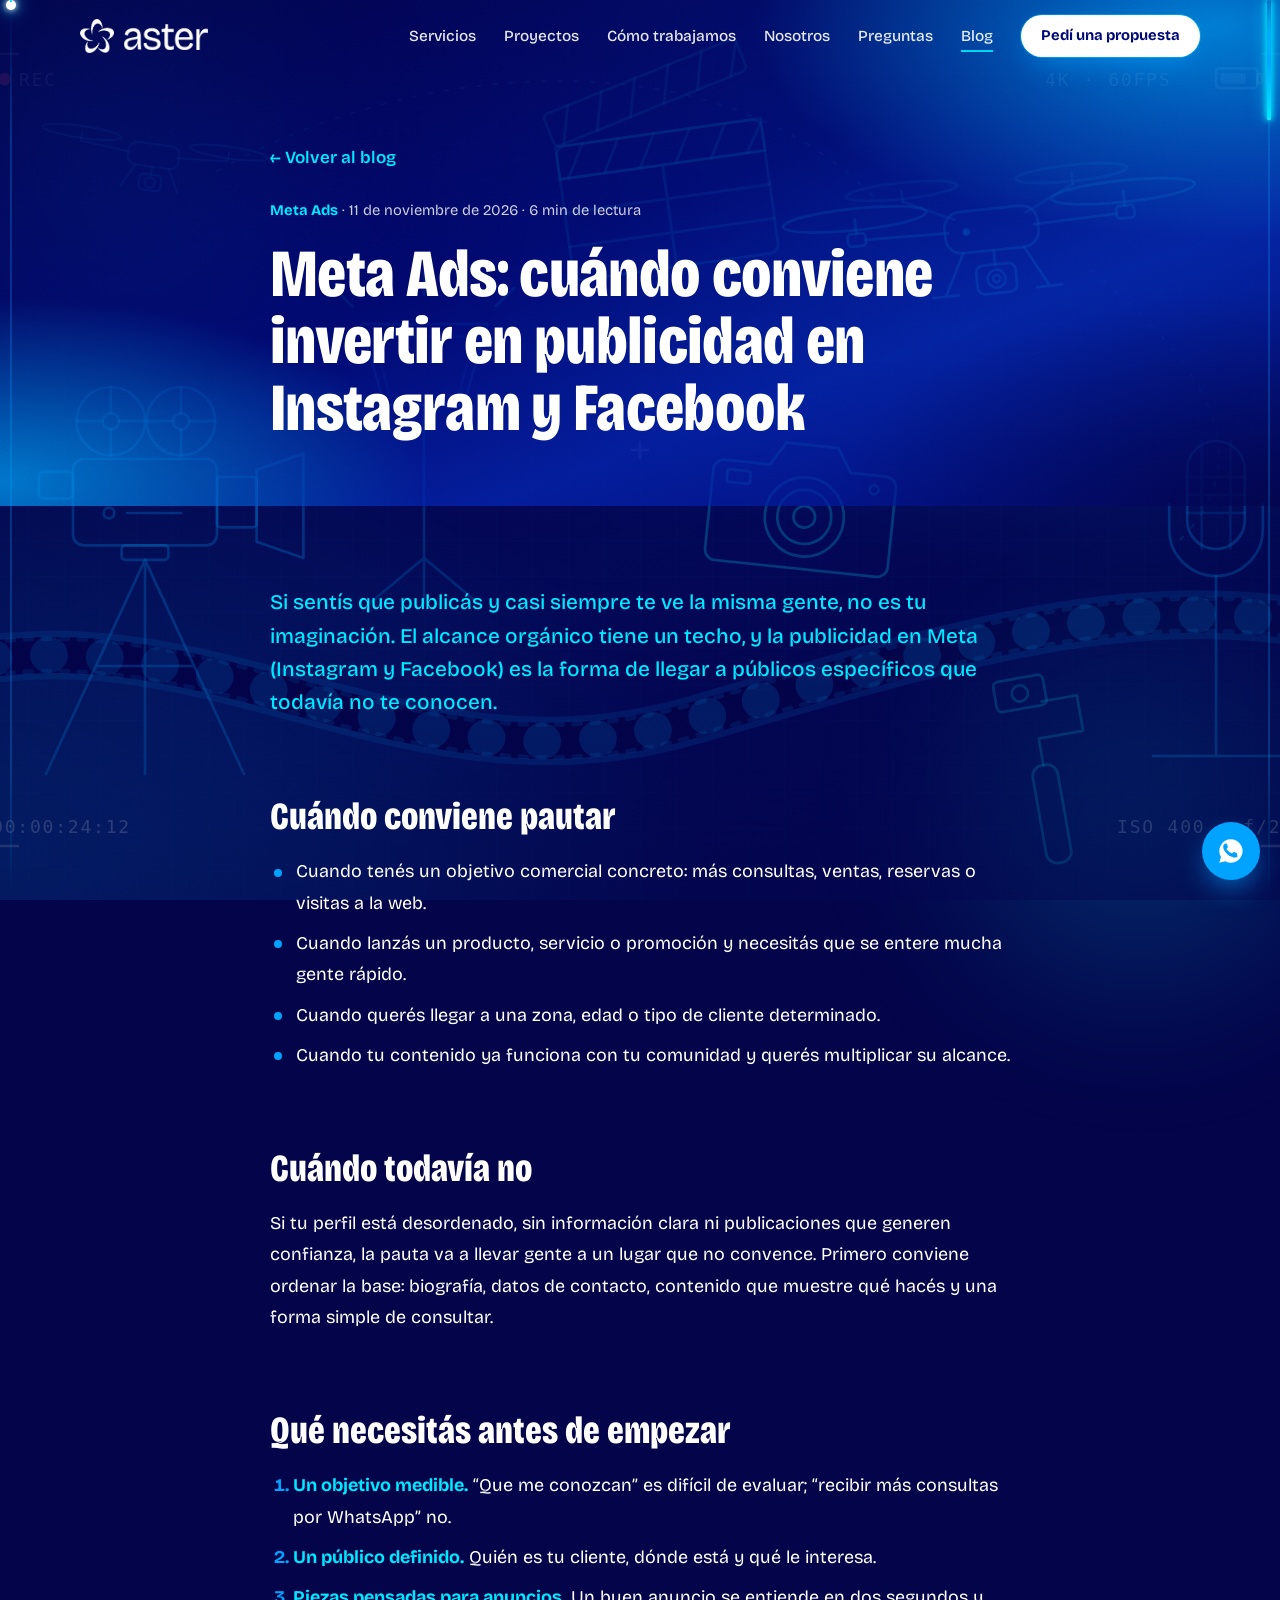
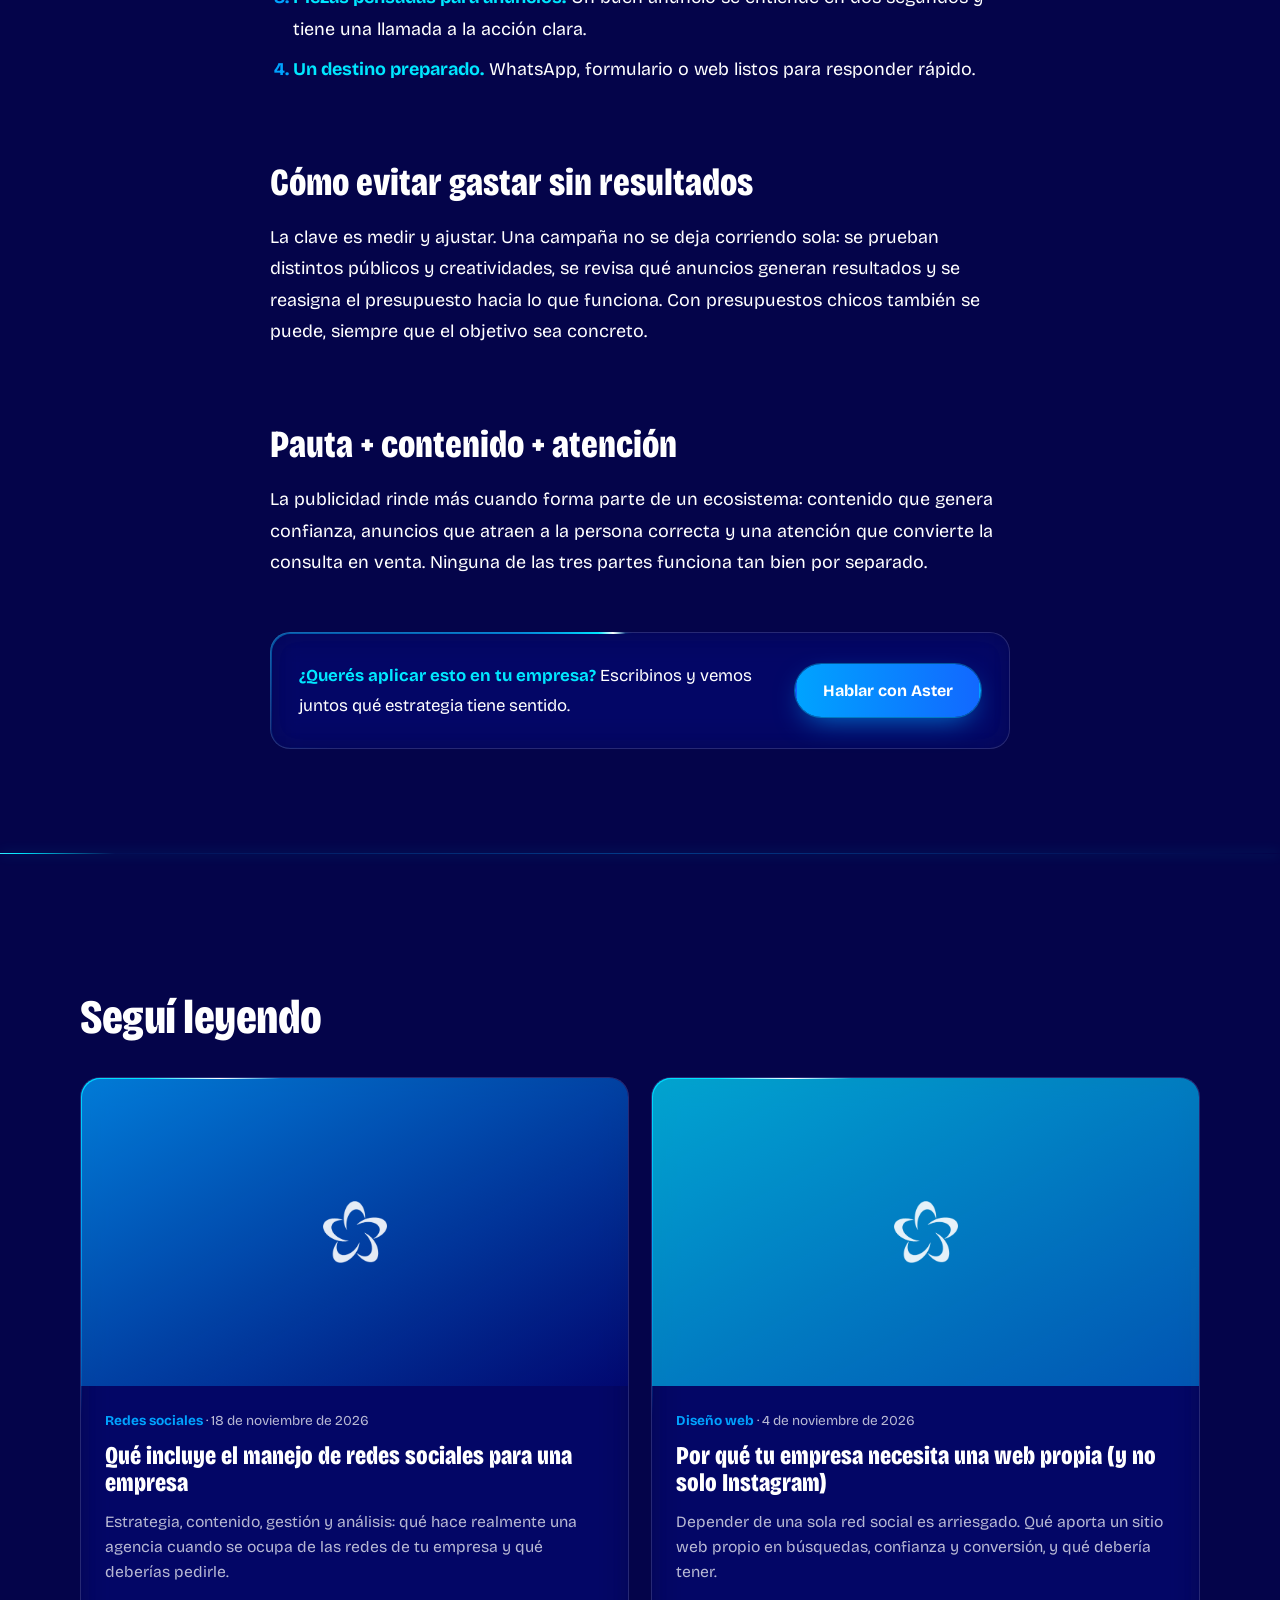
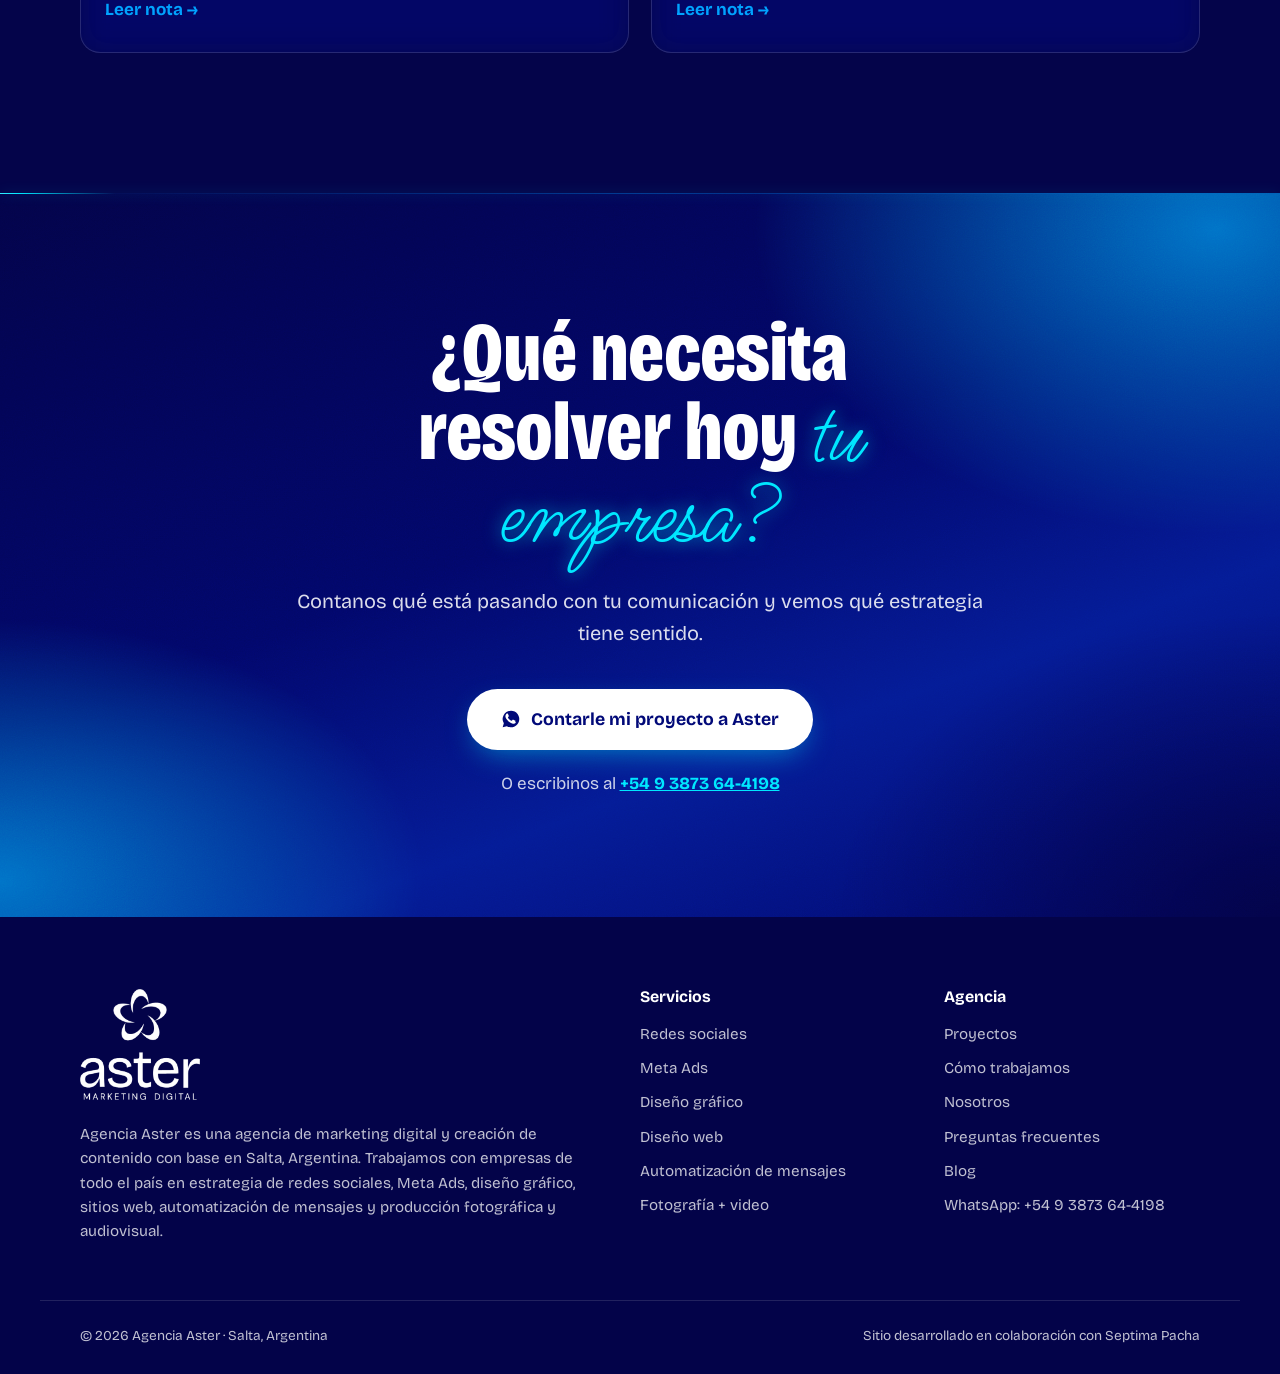
<file: blog/meta-ads-cuando-conviene-invertir-en-publicidad/index.html>
<!doctype html>
<html lang="es-AR">
<head>
  <meta charset="utf-8">
  <meta name="viewport" content="width=device-width, initial-scale=1">
  <title>Meta Ads: cuándo conviene invertir en publicidad en Instagram y Facebook | Blog Agencia Aster</title>
  <meta name="description" content="Publicar no alcanza para llegar a gente nueva. Cuándo tiene sentido pautar, qué necesitás antes de empezar y cómo evitar gastar sin resultados.">
  <meta name="theme-color" content="#04044A">
  <link rel="icon" type="image/png" href="../../assets/isotipo.png">
  <meta property="og:type" content="article">
  <meta property="og:title" content="Meta Ads: cuándo conviene invertir en publicidad en Instagram y Facebook | Blog Agencia Aster">
  <meta property="og:description" content="Publicar no alcanza para llegar a gente nueva. Cuándo tiene sentido pautar, qué necesitás antes de empezar y cómo evitar gastar sin resultados.">
  <meta property="og:locale" content="es_AR">
  <link rel="preconnect" href="https://fonts.googleapis.com">
  <link rel="preconnect" href="https://fonts.gstatic.com" crossorigin>
  <link href="https://fonts.googleapis.com/css2?family=Bricolage+Grotesque:opsz,wdth,wght@12..96,75..100,300..800&family=Ms+Madi&display=swap" rel="stylesheet">
  <link rel="stylesheet" href="../../styles.css">
  <link rel="stylesheet" href="../../theme-produccion.css">
  <script type="application/ld+json">
  {"@context":"https://schema.org","@type":"BlogPosting","headline":"Meta Ads: cuándo conviene invertir en publicidad en Instagram y Facebook",
    "description":"Publicar no alcanza para llegar a gente nueva. Cuándo tiene sentido pautar, qué necesitás antes de empezar y cómo evitar gastar sin resultados.","datePublished":"2026-11-11","inLanguage":"es-AR",
    "author":{"@type":"Organization","name":"Agencia Aster"},"publisher":{"@type":"Organization","name":"Agencia Aster"}}
  </script>
</head>
<body>
  <a class="skip" href="#contenido">Saltar al contenido</a>

  <header class="header" id="top">
    <div class="container header__inner">
      <a href="../../index.html" class="brand" aria-label="Agencia Aster, inicio">
        <img src="../../assets/isotipo.png" alt="" class="brand__mark brand__mark--dark" width="36" height="35">
        <img src="../../assets/isotipo-white.png" alt="" class="brand__mark brand__mark--light" width="36" height="35">
        <img src="../../assets/wordmark.png" alt="Aster" class="brand__word brand__word--dark" width="92" height="27">
        <img src="../../assets/wordmark-white.png" alt="Aster" class="brand__word brand__word--light" width="92" height="27">
      </a>
      <nav class="nav" id="nav" aria-label="Principal">
        <a href="../../index.html#servicios">Servicios</a>
        <a href="../../index.html#proyectos">Proyectos</a>
        <a href="../../index.html#como-trabajamos">Cómo trabajamos</a>
        <a href="../../index.html#nosotros">Nosotros</a>
        <a href="../../index.html#preguntas">Preguntas</a>
        <a href="../../blog/index.html" aria-current="page">Blog</a>
        <a href="#" class="btn btn--primary btn--sm nav__cta js-whatsapp">Pedí una propuesta</a>
      </nav>
      <button class="menu-toggle" aria-expanded="false" aria-controls="nav" aria-label="Abrir menú"><span></span><span></span></button>
    </div>
  </header>

  <main id="contenido">
    <article>
      <header class="page-hero page-hero--post">
        <div class="hero__bg" aria-hidden="true"></div>
        <div class="container container--narrow">
          <a href="../index.html" class="back-link">← Volver al blog</a>
          <p class="post-meta"><span>Meta Ads</span> · <time datetime="2026-11-11">11 de noviembre de 2026</time> · 6 min de lectura</p>
          <h1 id="page-title" class="display display--post">Meta Ads: cuándo conviene invertir en publicidad en Instagram y Facebook</h1>
        </div>
      </header>

      <div class="container container--narrow prose">
<p class="lead">Si sentís que publicás y casi siempre te ve la misma gente, no es tu imaginación. El alcance orgánico tiene un techo, y la publicidad en Meta (Instagram y Facebook) es la forma de llegar a públicos específicos que todavía no te conocen.</p>

<h2>Cuándo conviene pautar</h2>
<ul>
  <li>Cuando tenés un objetivo comercial concreto: más consultas, ventas, reservas o visitas a la web.</li>
  <li>Cuando lanzás un producto, servicio o promoción y necesitás que se entere mucha gente rápido.</li>
  <li>Cuando querés llegar a una zona, edad o tipo de cliente determinado.</li>
  <li>Cuando tu contenido ya funciona con tu comunidad y querés multiplicar su alcance.</li>
</ul>

<h2>Cuándo todavía no</h2>
<p>Si tu perfil está desordenado, sin información clara ni publicaciones que generen confianza, la pauta va a llevar gente a un lugar que no convence. Primero conviene ordenar la base: biografía, datos de contacto, contenido que muestre qué hacés y una forma simple de consultar.</p>

<h2>Qué necesitás antes de empezar</h2>
<ol>
  <li><strong>Un objetivo medible.</strong> “Que me conozcan” es difícil de evaluar; “recibir más consultas por WhatsApp” no.</li>
  <li><strong>Un público definido.</strong> Quién es tu cliente, dónde está y qué le interesa.</li>
  <li><strong>Piezas pensadas para anuncios.</strong> Un buen anuncio se entiende en dos segundos y tiene una llamada a la acción clara.</li>
  <li><strong>Un destino preparado.</strong> WhatsApp, formulario o web listos para responder rápido.</li>
</ol>

<h2>Cómo evitar gastar sin resultados</h2>
<p>La clave es medir y ajustar. Una campaña no se deja corriendo sola: se prueban distintos públicos y creatividades, se revisa qué anuncios generan resultados y se reasigna el presupuesto hacia lo que funciona. Con presupuestos chicos también se puede, siempre que el objetivo sea concreto.</p>

<h2>Pauta + contenido + atención</h2>
<p>La publicidad rinde más cuando forma parte de un ecosistema: contenido que genera confianza, anuncios que atraen a la persona correcta y una atención que convierte la consulta en venta. Ninguna de las tres partes funciona tan bien por separado.</p>

        <aside class="post-cta">
          <p><strong>¿Querés aplicar esto en tu empresa?</strong> Escribinos y vemos juntos qué estrategia tiene sentido.</p>
          <a href="#" class="btn btn--primary js-whatsapp">Hablar con Aster</a>
        </aside>
      </div>
    </article>

    <section class="section related" aria-labelledby="related-title">
      <div class="container">
        <h2 id="related-title" class="h2 h2--sm">Seguí leyendo</h2>
        <div class="posts posts--two">
          <article class="post-card reveal">
            <a href="../que-incluye-el-manejo-de-redes-sociales/index.html" class="post-card__link">
              <div class="post-card__media ph ph--b" aria-hidden="true"><img src="../../assets/isotipo-white.png" alt=""></div>
              <div class="post-card__body">
                <p class="post-card__meta"><span>Redes sociales</span> · <time datetime="2026-11-18">18 de noviembre de 2026</time></p>
                <h3>Qué incluye el manejo de redes sociales para una empresa</h3>
                <p>Estrategia, contenido, gestión y análisis: qué hace realmente una agencia cuando se ocupa de las redes de tu empresa y qué deberías pedirle.</p>
                <span class="post-card__more">Leer nota <span aria-hidden="true">→</span></span>
              </div>
            </a>
          </article>
          <article class="post-card reveal">
            <a href="../por-que-tu-empresa-necesita-una-web-propia/index.html" class="post-card__link">
              <div class="post-card__media ph ph--c" aria-hidden="true"><img src="../../assets/isotipo-white.png" alt=""></div>
              <div class="post-card__body">
                <p class="post-card__meta"><span>Diseño web</span> · <time datetime="2026-11-04">4 de noviembre de 2026</time></p>
                <h3>Por qué tu empresa necesita una web propia (y no solo Instagram)</h3>
                <p>Depender de una sola red social es arriesgado. Qué aporta un sitio web propio en búsquedas, confianza y conversión, y qué debería tener.</p>
                <span class="post-card__more">Leer nota <span aria-hidden="true">→</span></span>
              </div>
            </a>
          </article>
        </div>
      </div>
    </section>

    <section class="cta cta--compact" aria-labelledby="cta-title">
      <div class="hero__bg" aria-hidden="true"></div>
      <div class="container cta__inner">
        <h2 id="cta-title" class="display display--md">¿Qué necesita resolver hoy <span class="script">tu empresa?</span></h2>
        <p class="hero__lead">Contanos qué está pasando con tu comunicación y vemos qué estrategia tiene sentido.</p>
        <a href="#" class="btn btn--light btn--lg js-whatsapp"><svg width="20" height="20" viewBox="0 0 24 24" aria-hidden="true"><path fill="currentColor" d="M12 2a10 10 0 0 0-8.6 15.1L2 22l5-1.3A10 10 0 1 0 12 2Zm5.8 14.2c-.2.7-1.4 1.3-2 1.4-.5 0-1.2.1-3.8-.9-3.2-1.3-5.2-4.6-5.4-4.8-.2-.2-1.3-1.7-1.3-3.3s.8-2.3 1.1-2.7c.3-.3.6-.4.8-.4h.6c.2 0 .4 0 .6.5l.9 2.1c.1.2.1.4 0 .6l-.4.6-.4.5c-.1.1-.3.3-.1.6.2.3.8 1.3 1.7 2.1 1.2 1 2.2 1.4 2.5 1.5.3.2.5.1.6-.1l.9-1c.2-.3.4-.2.6-.1l2 1c.3.1.5.2.5.3.1.2.1.7-.1 1.3Z"/></svg> Contarle mi proyecto a Aster</a>
        <p class="cta__phone">O escribinos al <a href="#" class="js-whatsapp">+54 9 3873 64-4198</a></p>
      </div>
    </section>
  </main>

  <footer class="footer">
    <div class="container footer__inner">
      <div class="footer__about">
        <img src="../../assets/logo-aster-white.png" alt="Aster Marketing Digital" width="140" height="130">
        <p>Agencia Aster es una agencia de marketing digital y creación de contenido con base en Salta, Argentina. Trabajamos con empresas de todo el país en estrategia de redes sociales, Meta Ads, diseño gráfico, sitios web, automatización de mensajes y producción fotográfica y audiovisual.</p>
      </div>
      <nav class="footer__nav" aria-label="Servicios">
        <h3>Servicios</h3>
        <a href="../../index.html#redes-sociales">Redes sociales</a>
        <a href="../../index.html#meta-ads">Meta Ads</a>
        <a href="../../index.html#diseno-grafico">Diseño gráfico</a>
        <a href="../../index.html#diseno-web">Diseño web</a>
        <a href="../../index.html#automatizaciones">Automatización de mensajes</a>
        <a href="../../index.html#fotografia-video">Fotografía + video</a>
      </nav>
      <nav class="footer__nav" aria-label="Agencia">
        <h3>Agencia</h3>
        <a href="../../index.html#proyectos">Proyectos</a>
        <a href="../../index.html#como-trabajamos">Cómo trabajamos</a>
        <a href="../../index.html#nosotros">Nosotros</a>
        <a href="../../index.html#preguntas">Preguntas frecuentes</a>
        <a href="../../blog/index.html">Blog</a>
        <a href="#" class="js-whatsapp">WhatsApp: +54 9 3873 64-4198</a>
      </nav>
    </div>
    <div class="container footer__bottom">
      <p>© <span id="year">2026</span> Agencia Aster · Salta, Argentina</p>
      <p>Sitio desarrollado en colaboración con Septima Pacha</p>
    </div>
  </footer>

  <a href="#" class="wa-float js-whatsapp" aria-label="Escribinos por WhatsApp"><svg width="28" height="28" viewBox="0 0 24 24" aria-hidden="true"><path fill="currentColor" d="M12 2a10 10 0 0 0-8.6 15.1L2 22l5-1.3A10 10 0 1 0 12 2Zm5.8 14.2c-.2.7-1.4 1.3-2 1.4-.5 0-1.2.1-3.8-.9-3.2-1.3-5.2-4.6-5.4-4.8-.2-.2-1.3-1.7-1.3-3.3s.8-2.3 1.1-2.7c.3-.3.6-.4.8-.4h.6c.2 0 .4 0 .6.5l.9 2.1c.1.2.1.4 0 .6l-.4.6-.4.5c-.1.1-.3.3-.1.6.2.3.8 1.3 1.7 2.1 1.2 1 2.2 1.4 2.5 1.5.3.2.5.1.6-.1l.9-1c.2-.3.4-.2.6-.1l2 1c.3.1.5.2.5.3.1.2.1.7-.1 1.3Z"/></svg></a>
  <script src="../../main.js" defer></script>
  <script src="../../fx.js" defer></script>
</body>
</html>
</file>
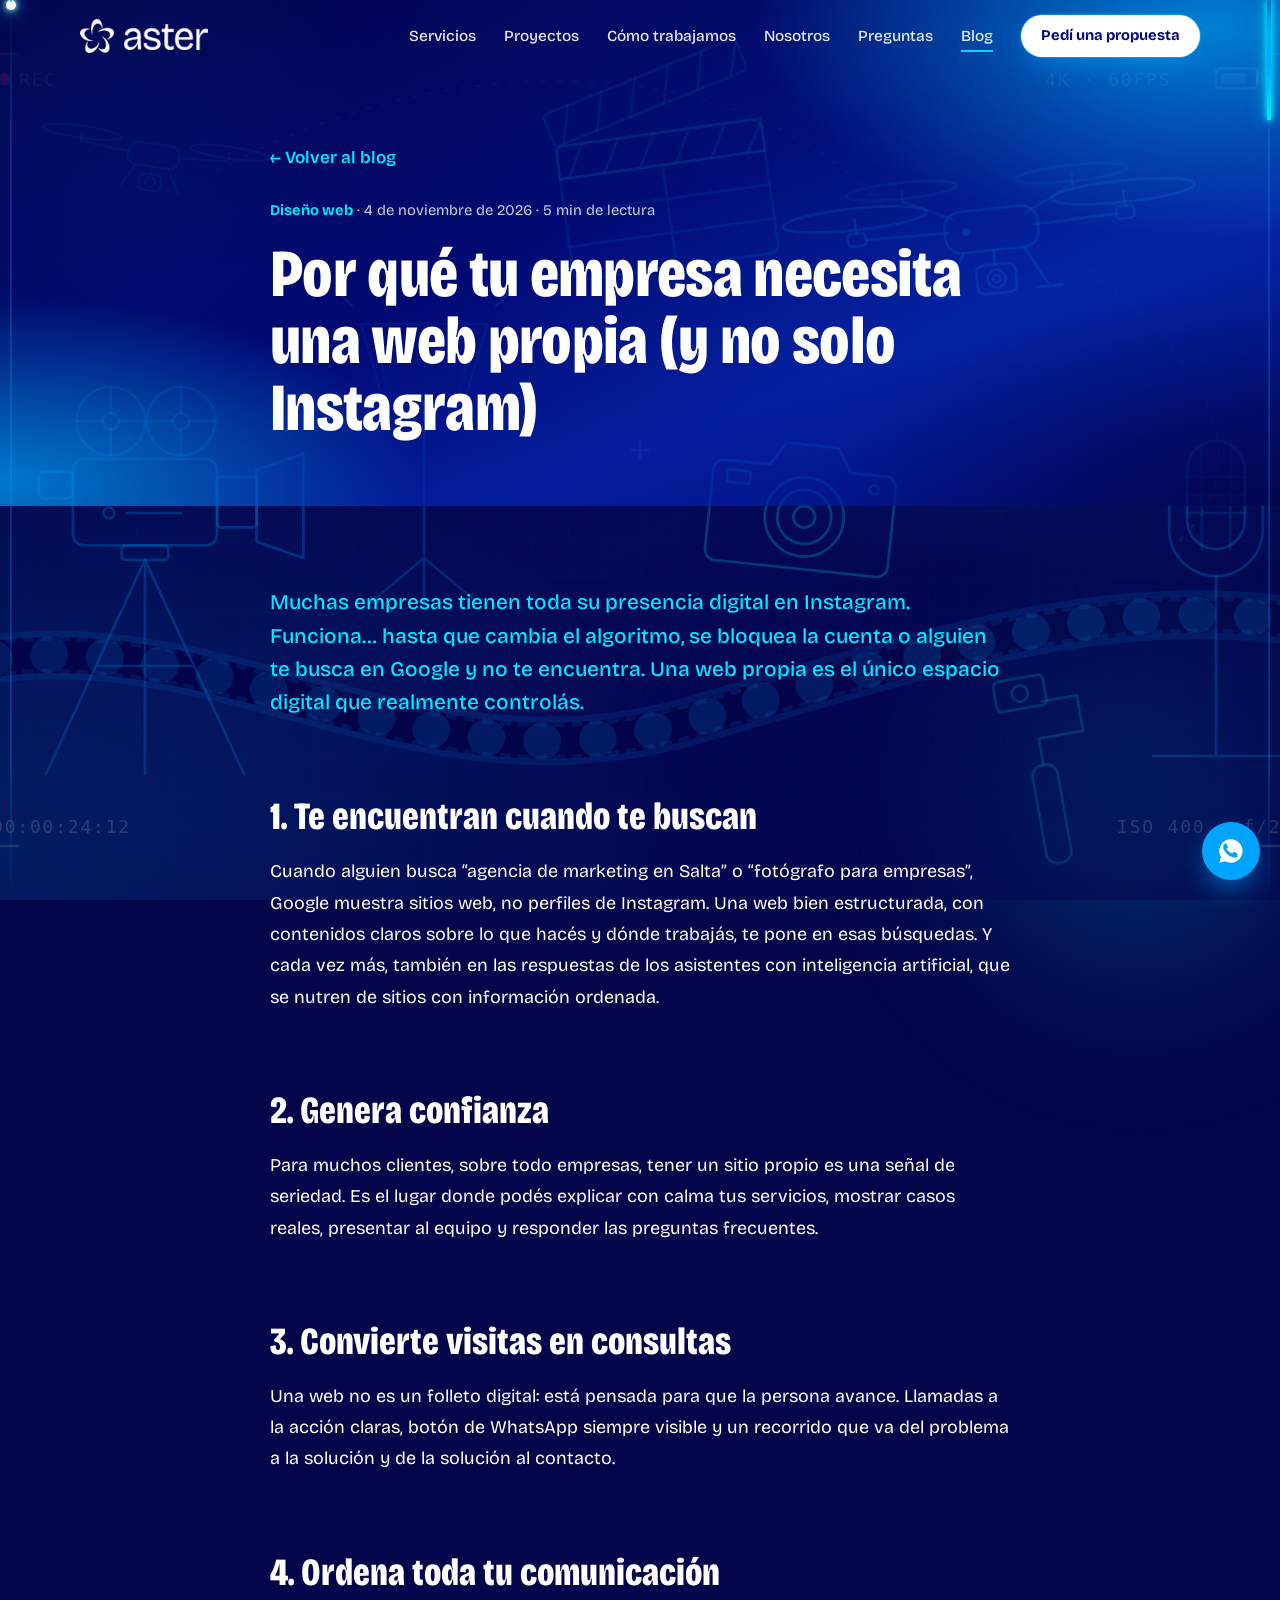
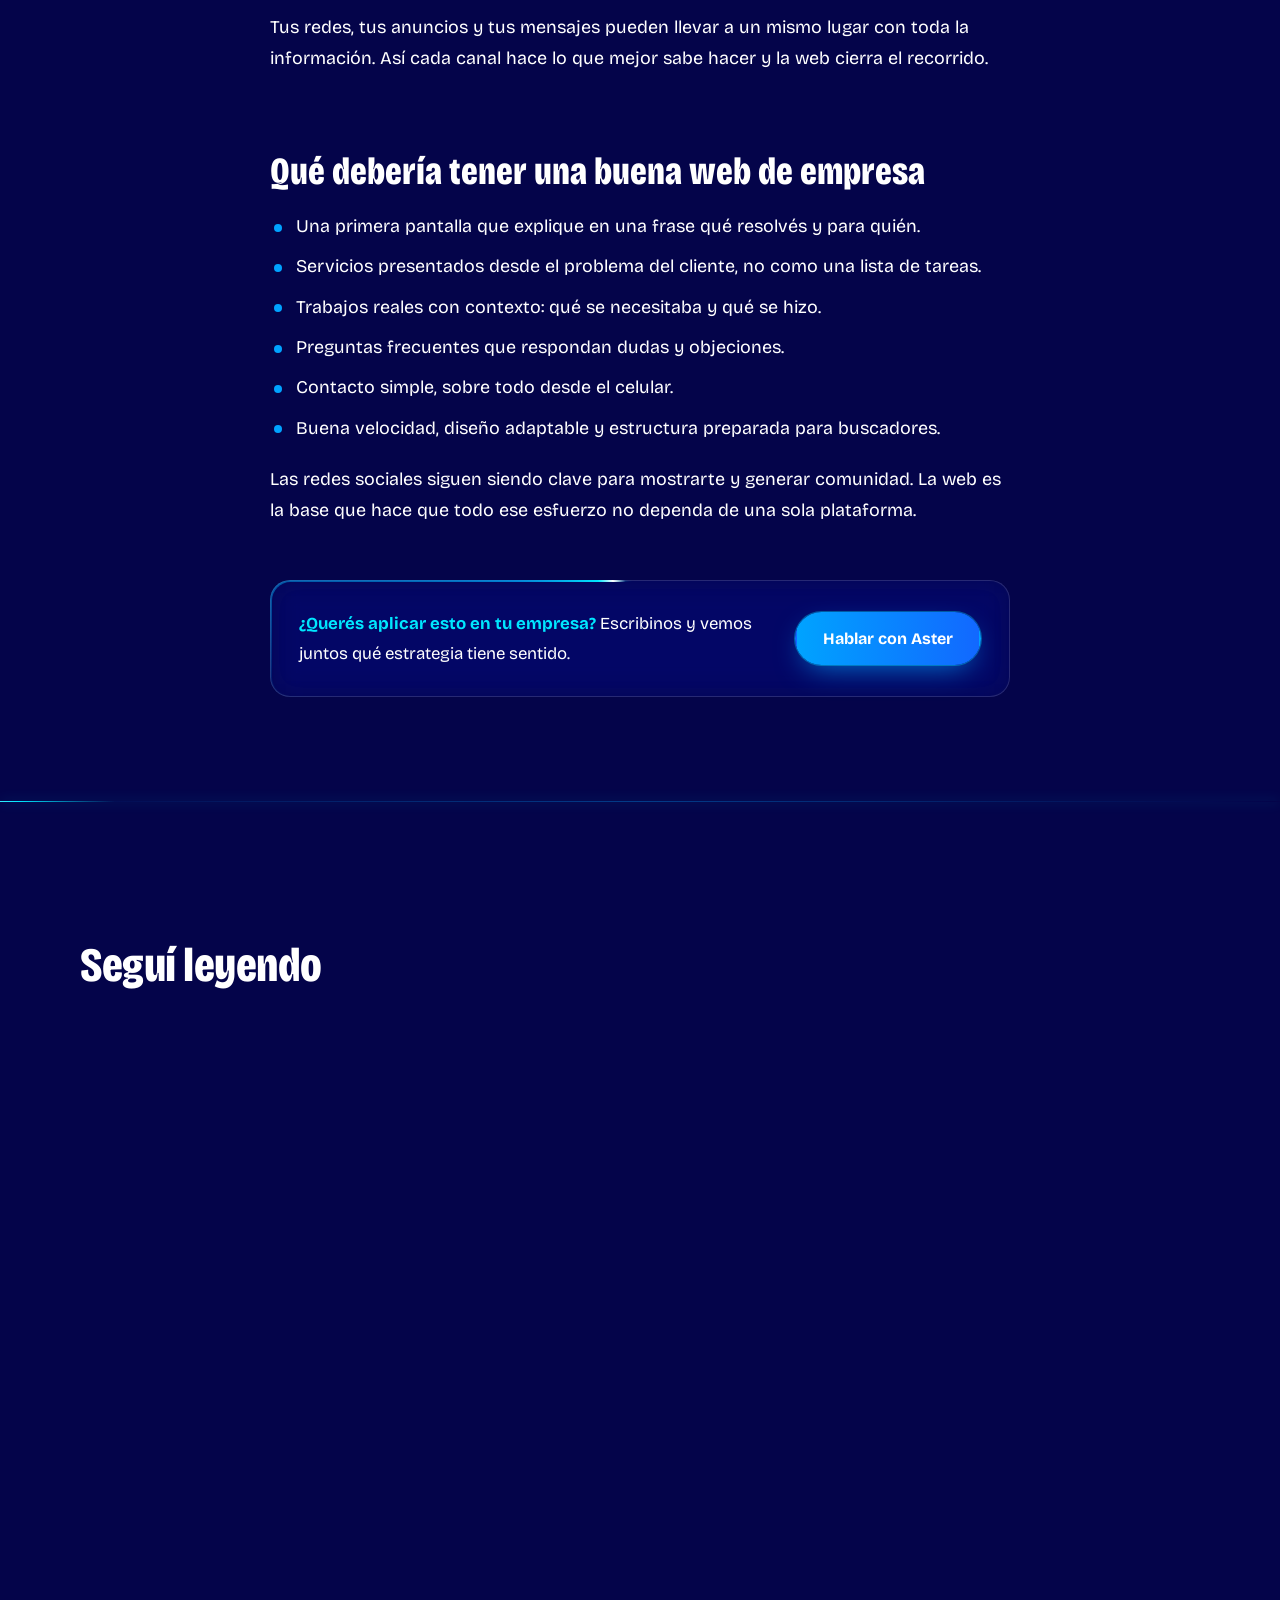
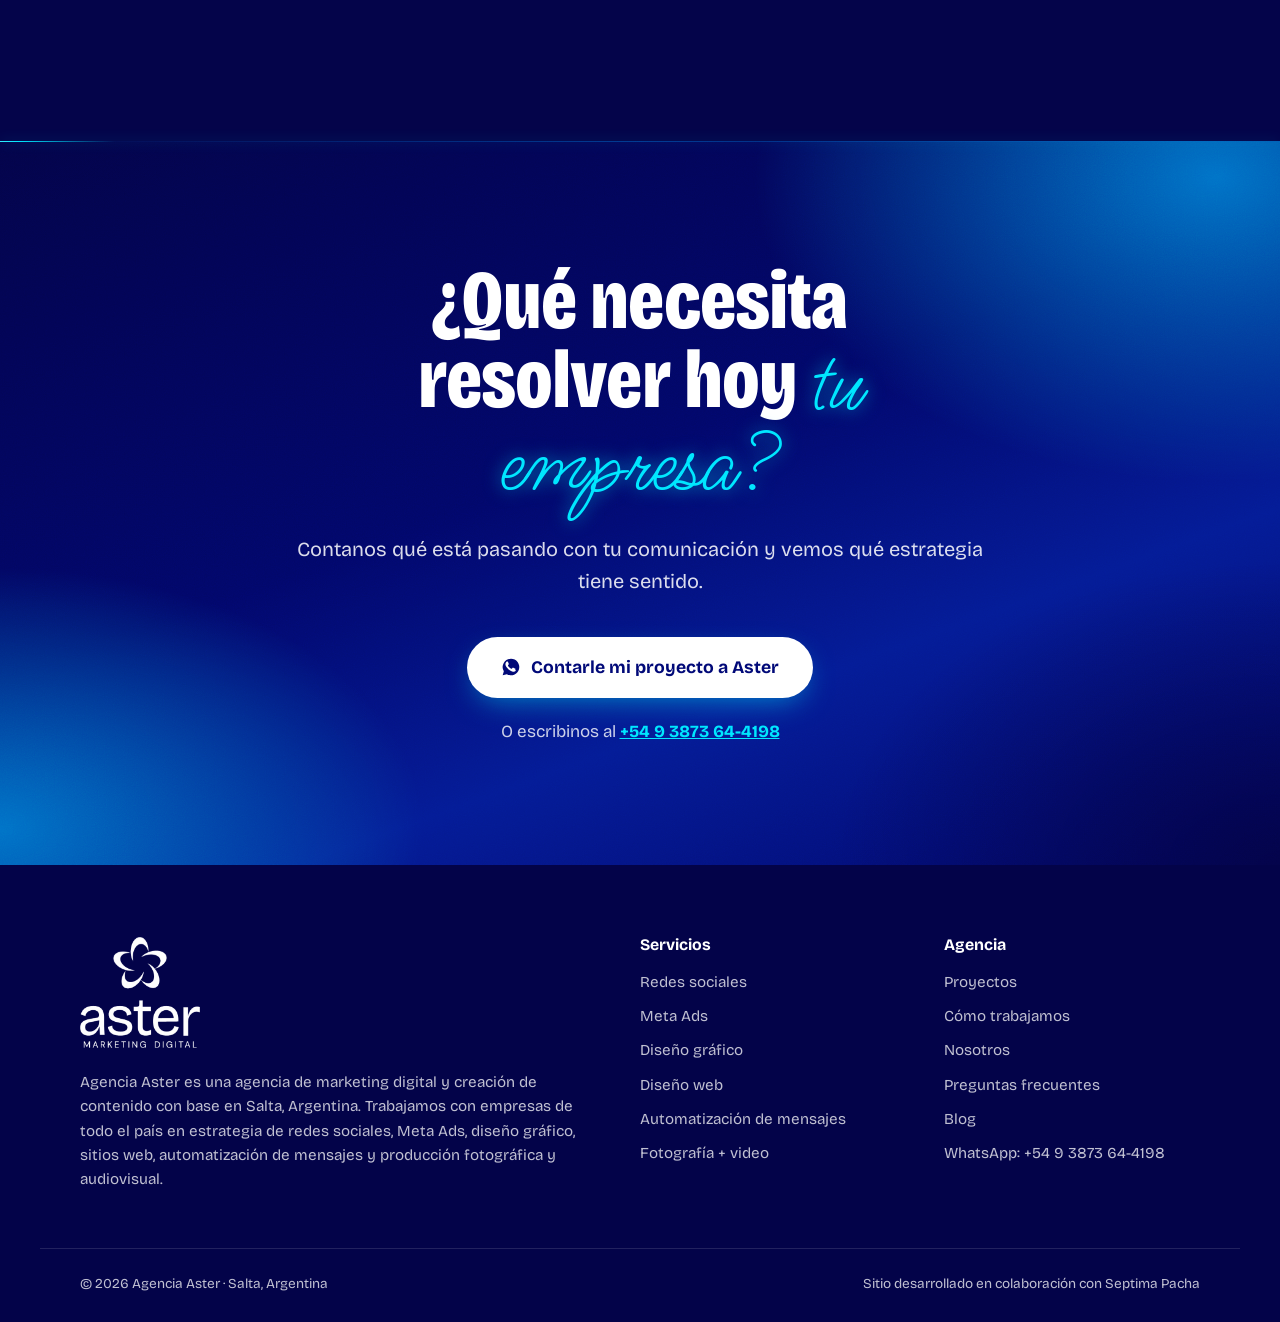
<file: blog/por-que-tu-empresa-necesita-una-web-propia/index.html>
<!doctype html>
<html lang="es-AR">
<head>
  <meta charset="utf-8">
  <meta name="viewport" content="width=device-width, initial-scale=1">
  <title>Por qué tu empresa necesita una web propia (y no solo Instagram) | Blog Agencia Aster</title>
  <meta name="description" content="Depender de una sola red social es arriesgado. Qué aporta un sitio web propio en búsquedas, confianza y conversión, y qué debería tener.">
  <meta name="theme-color" content="#04044A">
  <link rel="icon" type="image/png" href="../../assets/isotipo.png">
  <meta property="og:type" content="article">
  <meta property="og:title" content="Por qué tu empresa necesita una web propia (y no solo Instagram) | Blog Agencia Aster">
  <meta property="og:description" content="Depender de una sola red social es arriesgado. Qué aporta un sitio web propio en búsquedas, confianza y conversión, y qué debería tener.">
  <meta property="og:locale" content="es_AR">
  <link rel="preconnect" href="https://fonts.googleapis.com">
  <link rel="preconnect" href="https://fonts.gstatic.com" crossorigin>
  <link href="https://fonts.googleapis.com/css2?family=Bricolage+Grotesque:opsz,wdth,wght@12..96,75..100,300..800&family=Ms+Madi&display=swap" rel="stylesheet">
  <link rel="stylesheet" href="../../styles.css">
  <link rel="stylesheet" href="../../theme-produccion.css">
  <script type="application/ld+json">
  {"@context":"https://schema.org","@type":"BlogPosting","headline":"Por qué tu empresa necesita una web propia (y no solo Instagram)",
    "description":"Depender de una sola red social es arriesgado. Qué aporta un sitio web propio en búsquedas, confianza y conversión, y qué debería tener.","datePublished":"2026-11-04","inLanguage":"es-AR",
    "author":{"@type":"Organization","name":"Agencia Aster"},"publisher":{"@type":"Organization","name":"Agencia Aster"}}
  </script>
</head>
<body>
  <a class="skip" href="#contenido">Saltar al contenido</a>

  <header class="header" id="top">
    <div class="container header__inner">
      <a href="../../index.html" class="brand" aria-label="Agencia Aster, inicio">
        <img src="../../assets/isotipo.png" alt="" class="brand__mark brand__mark--dark" width="36" height="35">
        <img src="../../assets/isotipo-white.png" alt="" class="brand__mark brand__mark--light" width="36" height="35">
        <img src="../../assets/wordmark.png" alt="Aster" class="brand__word brand__word--dark" width="92" height="27">
        <img src="../../assets/wordmark-white.png" alt="Aster" class="brand__word brand__word--light" width="92" height="27">
      </a>
      <nav class="nav" id="nav" aria-label="Principal">
        <a href="../../index.html#servicios">Servicios</a>
        <a href="../../index.html#proyectos">Proyectos</a>
        <a href="../../index.html#como-trabajamos">Cómo trabajamos</a>
        <a href="../../index.html#nosotros">Nosotros</a>
        <a href="../../index.html#preguntas">Preguntas</a>
        <a href="../../blog/index.html" aria-current="page">Blog</a>
        <a href="#" class="btn btn--primary btn--sm nav__cta js-whatsapp">Pedí una propuesta</a>
      </nav>
      <button class="menu-toggle" aria-expanded="false" aria-controls="nav" aria-label="Abrir menú"><span></span><span></span></button>
    </div>
  </header>

  <main id="contenido">
    <article>
      <header class="page-hero page-hero--post">
        <div class="hero__bg" aria-hidden="true"></div>
        <div class="container container--narrow">
          <a href="../index.html" class="back-link">← Volver al blog</a>
          <p class="post-meta"><span>Diseño web</span> · <time datetime="2026-11-04">4 de noviembre de 2026</time> · 5 min de lectura</p>
          <h1 id="page-title" class="display display--post">Por qué tu empresa necesita una web propia (y no solo Instagram)</h1>
        </div>
      </header>

      <div class="container container--narrow prose">
<p class="lead">Muchas empresas tienen toda su presencia digital en Instagram. Funciona… hasta que cambia el algoritmo, se bloquea la cuenta o alguien te busca en Google y no te encuentra. Una web propia es el único espacio digital que realmente controlás.</p>

<h2>1. Te encuentran cuando te buscan</h2>
<p>Cuando alguien busca “agencia de marketing en Salta” o “fotógrafo para empresas”, Google muestra sitios web, no perfiles de Instagram. Una web bien estructurada, con contenidos claros sobre lo que hacés y dónde trabajás, te pone en esas búsquedas. Y cada vez más, también en las respuestas de los asistentes con inteligencia artificial, que se nutren de sitios con información ordenada.</p>

<h2>2. Genera confianza</h2>
<p>Para muchos clientes, sobre todo empresas, tener un sitio propio es una señal de seriedad. Es el lugar donde podés explicar con calma tus servicios, mostrar casos reales, presentar al equipo y responder las preguntas frecuentes.</p>

<h2>3. Convierte visitas en consultas</h2>
<p>Una web no es un folleto digital: está pensada para que la persona avance. Llamadas a la acción claras, botón de WhatsApp siempre visible y un recorrido que va del problema a la solución y de la solución al contacto.</p>

<h2>4. Ordena toda tu comunicación</h2>
<p>Tus redes, tus anuncios y tus mensajes pueden llevar a un mismo lugar con toda la información. Así cada canal hace lo que mejor sabe hacer y la web cierra el recorrido.</p>

<h2>Qué debería tener una buena web de empresa</h2>
<ul>
  <li>Una primera pantalla que explique en una frase qué resolvés y para quién.</li>
  <li>Servicios presentados desde el problema del cliente, no como una lista de tareas.</li>
  <li>Trabajos reales con contexto: qué se necesitaba y qué se hizo.</li>
  <li>Preguntas frecuentes que respondan dudas y objeciones.</li>
  <li>Contacto simple, sobre todo desde el celular.</li>
  <li>Buena velocidad, diseño adaptable y estructura preparada para buscadores.</li>
</ul>

<p>Las redes sociales siguen siendo clave para mostrarte y generar comunidad. La web es la base que hace que todo ese esfuerzo no dependa de una sola plataforma.</p>

        <aside class="post-cta">
          <p><strong>¿Querés aplicar esto en tu empresa?</strong> Escribinos y vemos juntos qué estrategia tiene sentido.</p>
          <a href="#" class="btn btn--primary js-whatsapp">Hablar con Aster</a>
        </aside>
      </div>
    </article>

    <section class="section related" aria-labelledby="related-title">
      <div class="container">
        <h2 id="related-title" class="h2 h2--sm">Seguí leyendo</h2>
        <div class="posts posts--two">
          <article class="post-card reveal">
            <a href="../que-incluye-el-manejo-de-redes-sociales/index.html" class="post-card__link">
              <div class="post-card__media ph ph--b" aria-hidden="true"><img src="../../assets/isotipo-white.png" alt=""></div>
              <div class="post-card__body">
                <p class="post-card__meta"><span>Redes sociales</span> · <time datetime="2026-11-18">18 de noviembre de 2026</time></p>
                <h3>Qué incluye el manejo de redes sociales para una empresa</h3>
                <p>Estrategia, contenido, gestión y análisis: qué hace realmente una agencia cuando se ocupa de las redes de tu empresa y qué deberías pedirle.</p>
                <span class="post-card__more">Leer nota <span aria-hidden="true">→</span></span>
              </div>
            </a>
          </article>
          <article class="post-card reveal">
            <a href="../meta-ads-cuando-conviene-invertir-en-publicidad/index.html" class="post-card__link">
              <div class="post-card__media ph ph--a" aria-hidden="true"><img src="../../assets/isotipo-white.png" alt=""></div>
              <div class="post-card__body">
                <p class="post-card__meta"><span>Meta Ads</span> · <time datetime="2026-11-11">11 de noviembre de 2026</time></p>
                <h3>Meta Ads: cuándo conviene invertir en publicidad en Instagram y Facebook</h3>
                <p>Publicar no alcanza para llegar a gente nueva. Cuándo tiene sentido pautar, qué necesitás antes de empezar y cómo evitar gastar sin resultados.</p>
                <span class="post-card__more">Leer nota <span aria-hidden="true">→</span></span>
              </div>
            </a>
          </article>
        </div>
      </div>
    </section>

    <section class="cta cta--compact" aria-labelledby="cta-title">
      <div class="hero__bg" aria-hidden="true"></div>
      <div class="container cta__inner">
        <h2 id="cta-title" class="display display--md">¿Qué necesita resolver hoy <span class="script">tu empresa?</span></h2>
        <p class="hero__lead">Contanos qué está pasando con tu comunicación y vemos qué estrategia tiene sentido.</p>
        <a href="#" class="btn btn--light btn--lg js-whatsapp"><svg width="20" height="20" viewBox="0 0 24 24" aria-hidden="true"><path fill="currentColor" d="M12 2a10 10 0 0 0-8.6 15.1L2 22l5-1.3A10 10 0 1 0 12 2Zm5.8 14.2c-.2.7-1.4 1.3-2 1.4-.5 0-1.2.1-3.8-.9-3.2-1.3-5.2-4.6-5.4-4.8-.2-.2-1.3-1.7-1.3-3.3s.8-2.3 1.1-2.7c.3-.3.6-.4.8-.4h.6c.2 0 .4 0 .6.5l.9 2.1c.1.2.1.4 0 .6l-.4.6-.4.5c-.1.1-.3.3-.1.6.2.3.8 1.3 1.7 2.1 1.2 1 2.2 1.4 2.5 1.5.3.2.5.1.6-.1l.9-1c.2-.3.4-.2.6-.1l2 1c.3.1.5.2.5.3.1.2.1.7-.1 1.3Z"/></svg> Contarle mi proyecto a Aster</a>
        <p class="cta__phone">O escribinos al <a href="#" class="js-whatsapp">+54 9 3873 64-4198</a></p>
      </div>
    </section>
  </main>

  <footer class="footer">
    <div class="container footer__inner">
      <div class="footer__about">
        <img src="../../assets/logo-aster-white.png" alt="Aster Marketing Digital" width="140" height="130">
        <p>Agencia Aster es una agencia de marketing digital y creación de contenido con base en Salta, Argentina. Trabajamos con empresas de todo el país en estrategia de redes sociales, Meta Ads, diseño gráfico, sitios web, automatización de mensajes y producción fotográfica y audiovisual.</p>
      </div>
      <nav class="footer__nav" aria-label="Servicios">
        <h3>Servicios</h3>
        <a href="../../index.html#redes-sociales">Redes sociales</a>
        <a href="../../index.html#meta-ads">Meta Ads</a>
        <a href="../../index.html#diseno-grafico">Diseño gráfico</a>
        <a href="../../index.html#diseno-web">Diseño web</a>
        <a href="../../index.html#automatizaciones">Automatización de mensajes</a>
        <a href="../../index.html#fotografia-video">Fotografía + video</a>
      </nav>
      <nav class="footer__nav" aria-label="Agencia">
        <h3>Agencia</h3>
        <a href="../../index.html#proyectos">Proyectos</a>
        <a href="../../index.html#como-trabajamos">Cómo trabajamos</a>
        <a href="../../index.html#nosotros">Nosotros</a>
        <a href="../../index.html#preguntas">Preguntas frecuentes</a>
        <a href="../../blog/index.html">Blog</a>
        <a href="#" class="js-whatsapp">WhatsApp: +54 9 3873 64-4198</a>
      </nav>
    </div>
    <div class="container footer__bottom">
      <p>© <span id="year">2026</span> Agencia Aster · Salta, Argentina</p>
      <p>Sitio desarrollado en colaboración con Septima Pacha</p>
    </div>
  </footer>

  <a href="#" class="wa-float js-whatsapp" aria-label="Escribinos por WhatsApp"><svg width="28" height="28" viewBox="0 0 24 24" aria-hidden="true"><path fill="currentColor" d="M12 2a10 10 0 0 0-8.6 15.1L2 22l5-1.3A10 10 0 1 0 12 2Zm5.8 14.2c-.2.7-1.4 1.3-2 1.4-.5 0-1.2.1-3.8-.9-3.2-1.3-5.2-4.6-5.4-4.8-.2-.2-1.3-1.7-1.3-3.3s.8-2.3 1.1-2.7c.3-.3.6-.4.8-.4h.6c.2 0 .4 0 .6.5l.9 2.1c.1.2.1.4 0 .6l-.4.6-.4.5c-.1.1-.3.3-.1.6.2.3.8 1.3 1.7 2.1 1.2 1 2.2 1.4 2.5 1.5.3.2.5.1.6-.1l.9-1c.2-.3.4-.2.6-.1l2 1c.3.1.5.2.5.3.1.2.1.7-.1 1.3Z"/></svg></a>
  <script src="../../main.js" defer></script>
  <script src="../../fx.js" defer></script>
</body>
</html>
</file>
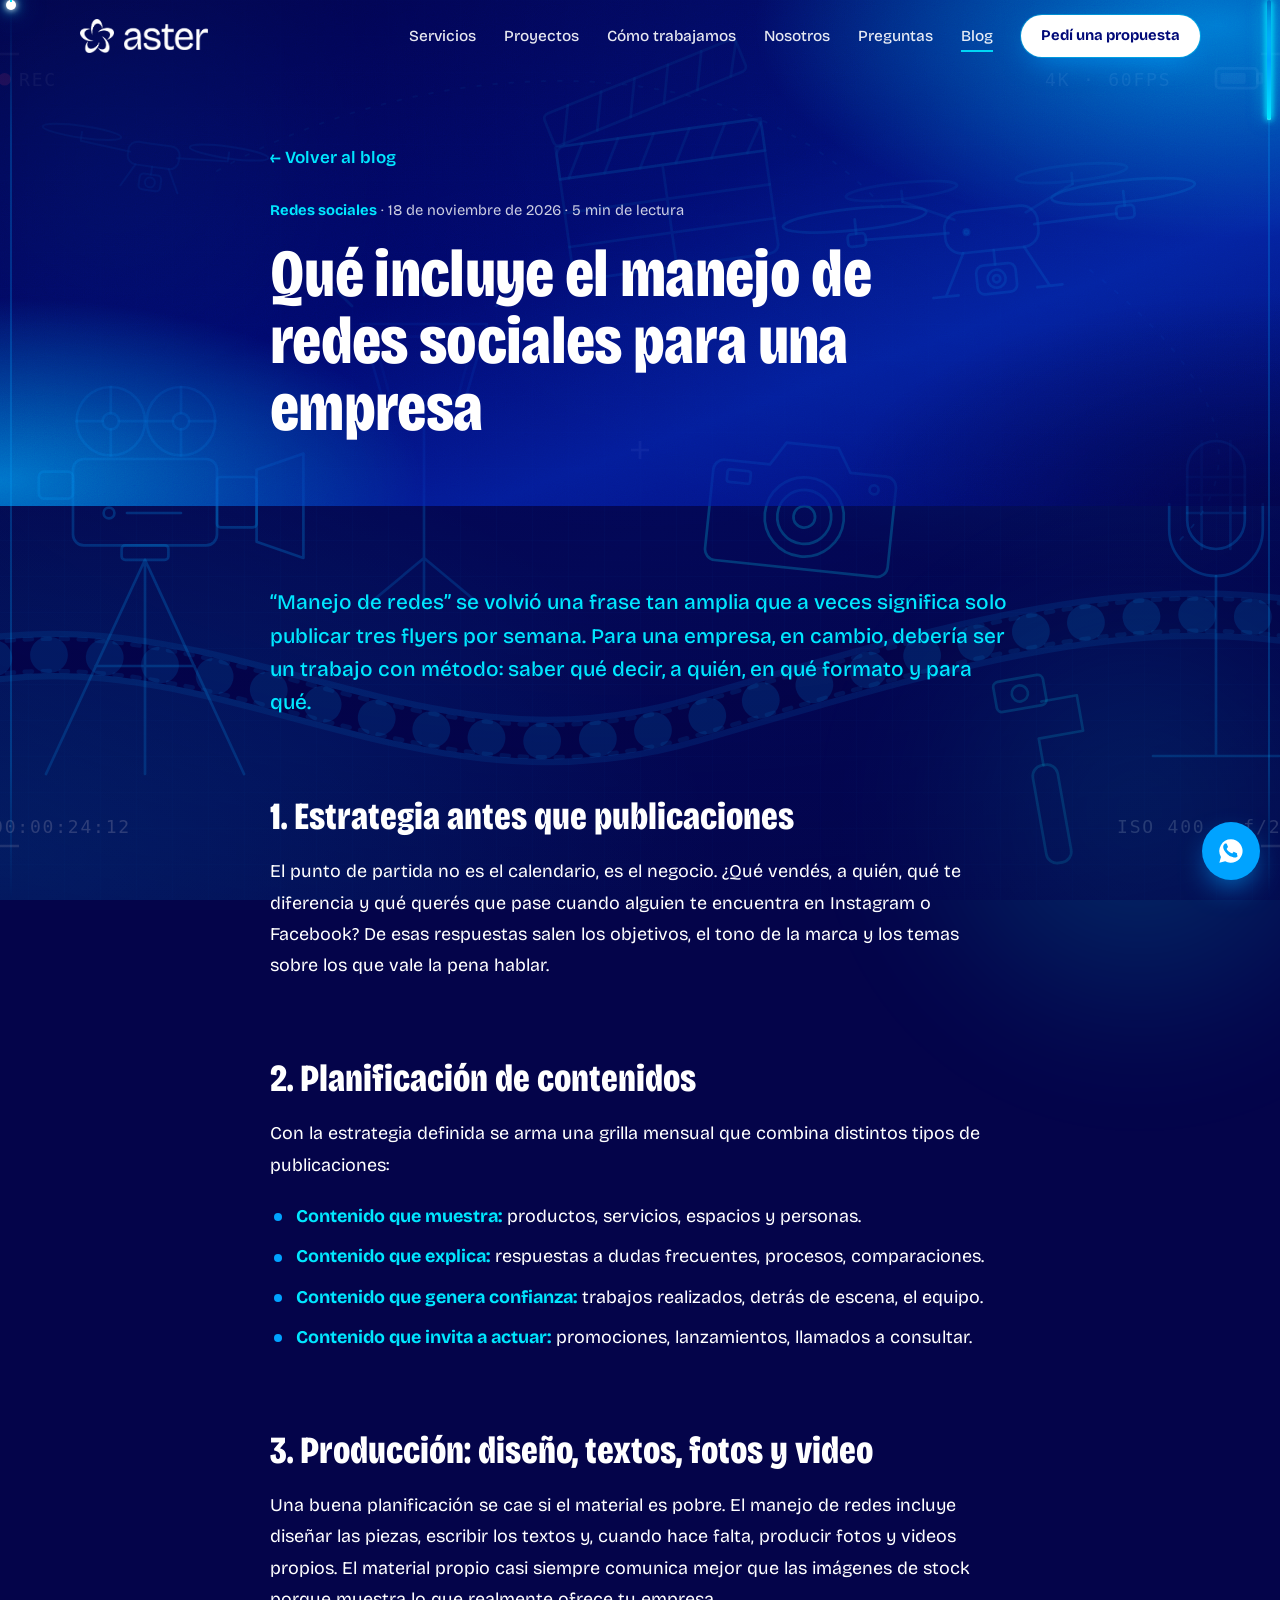
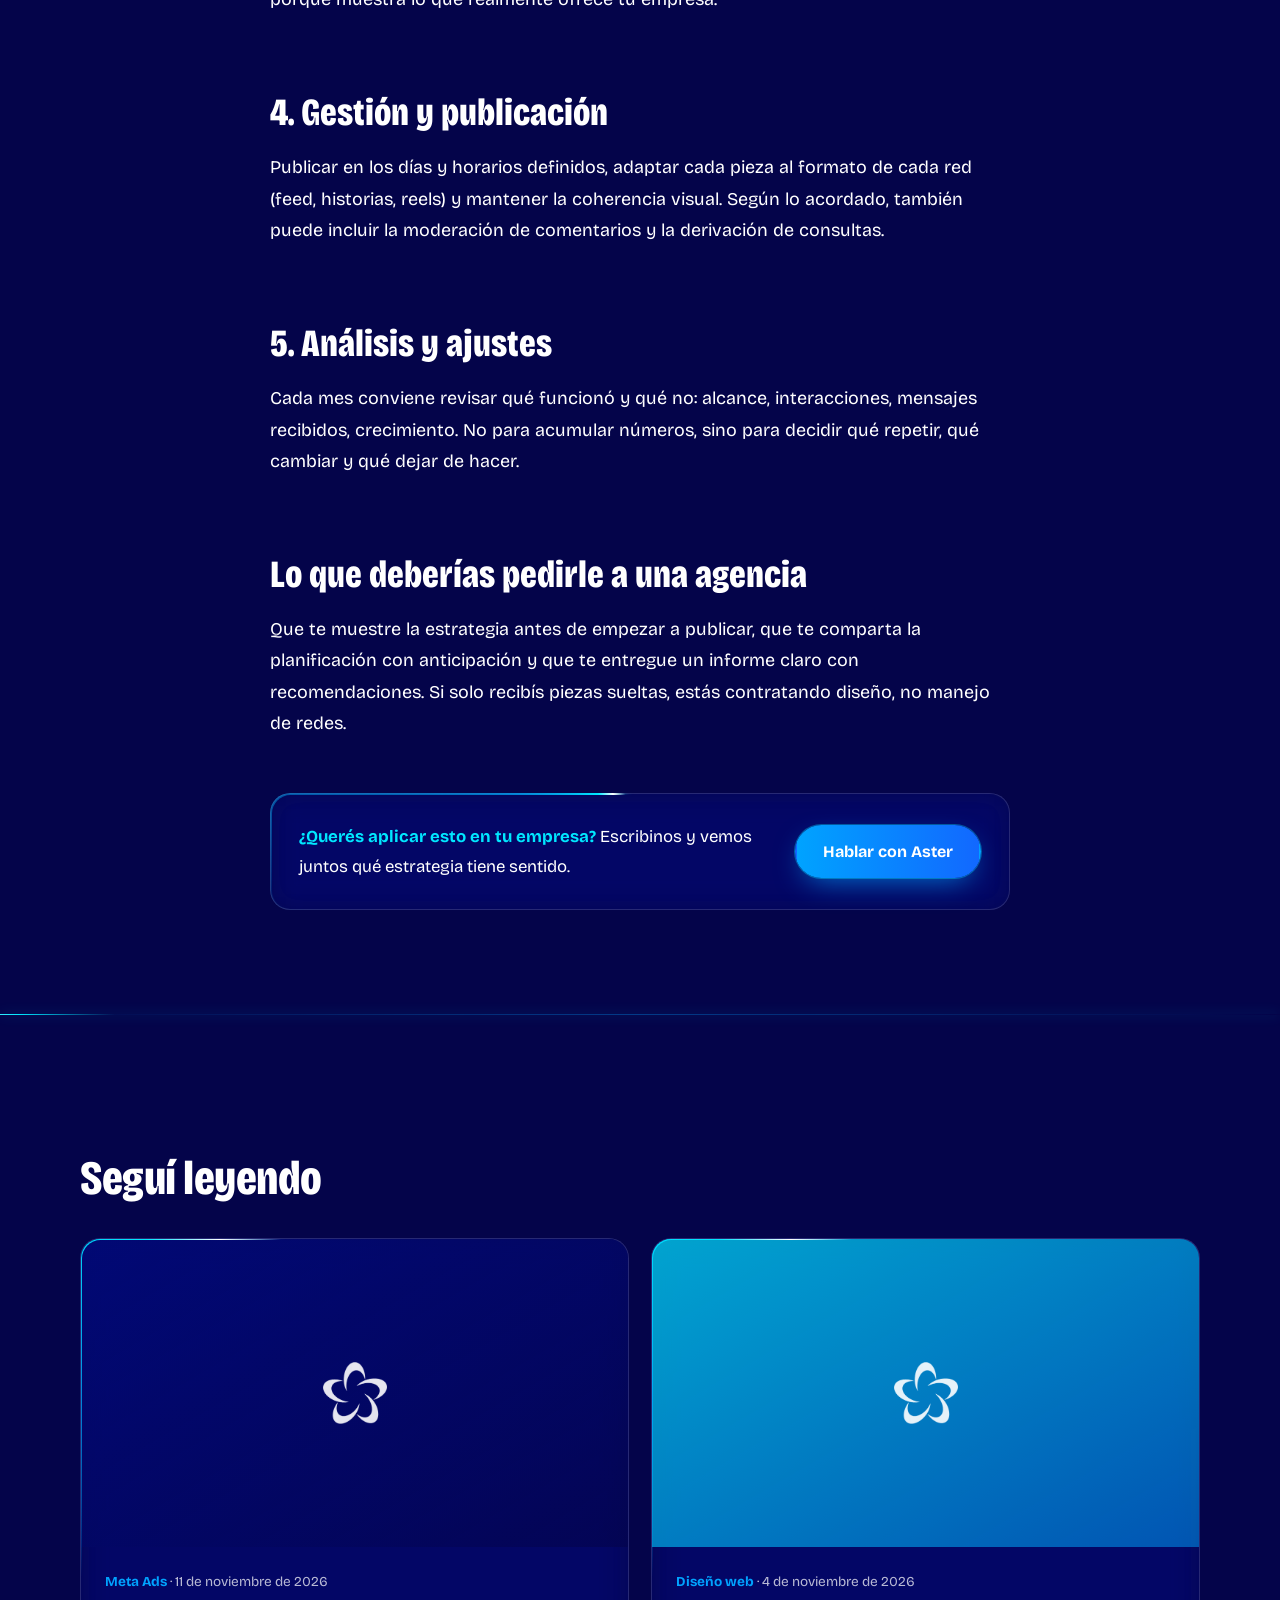
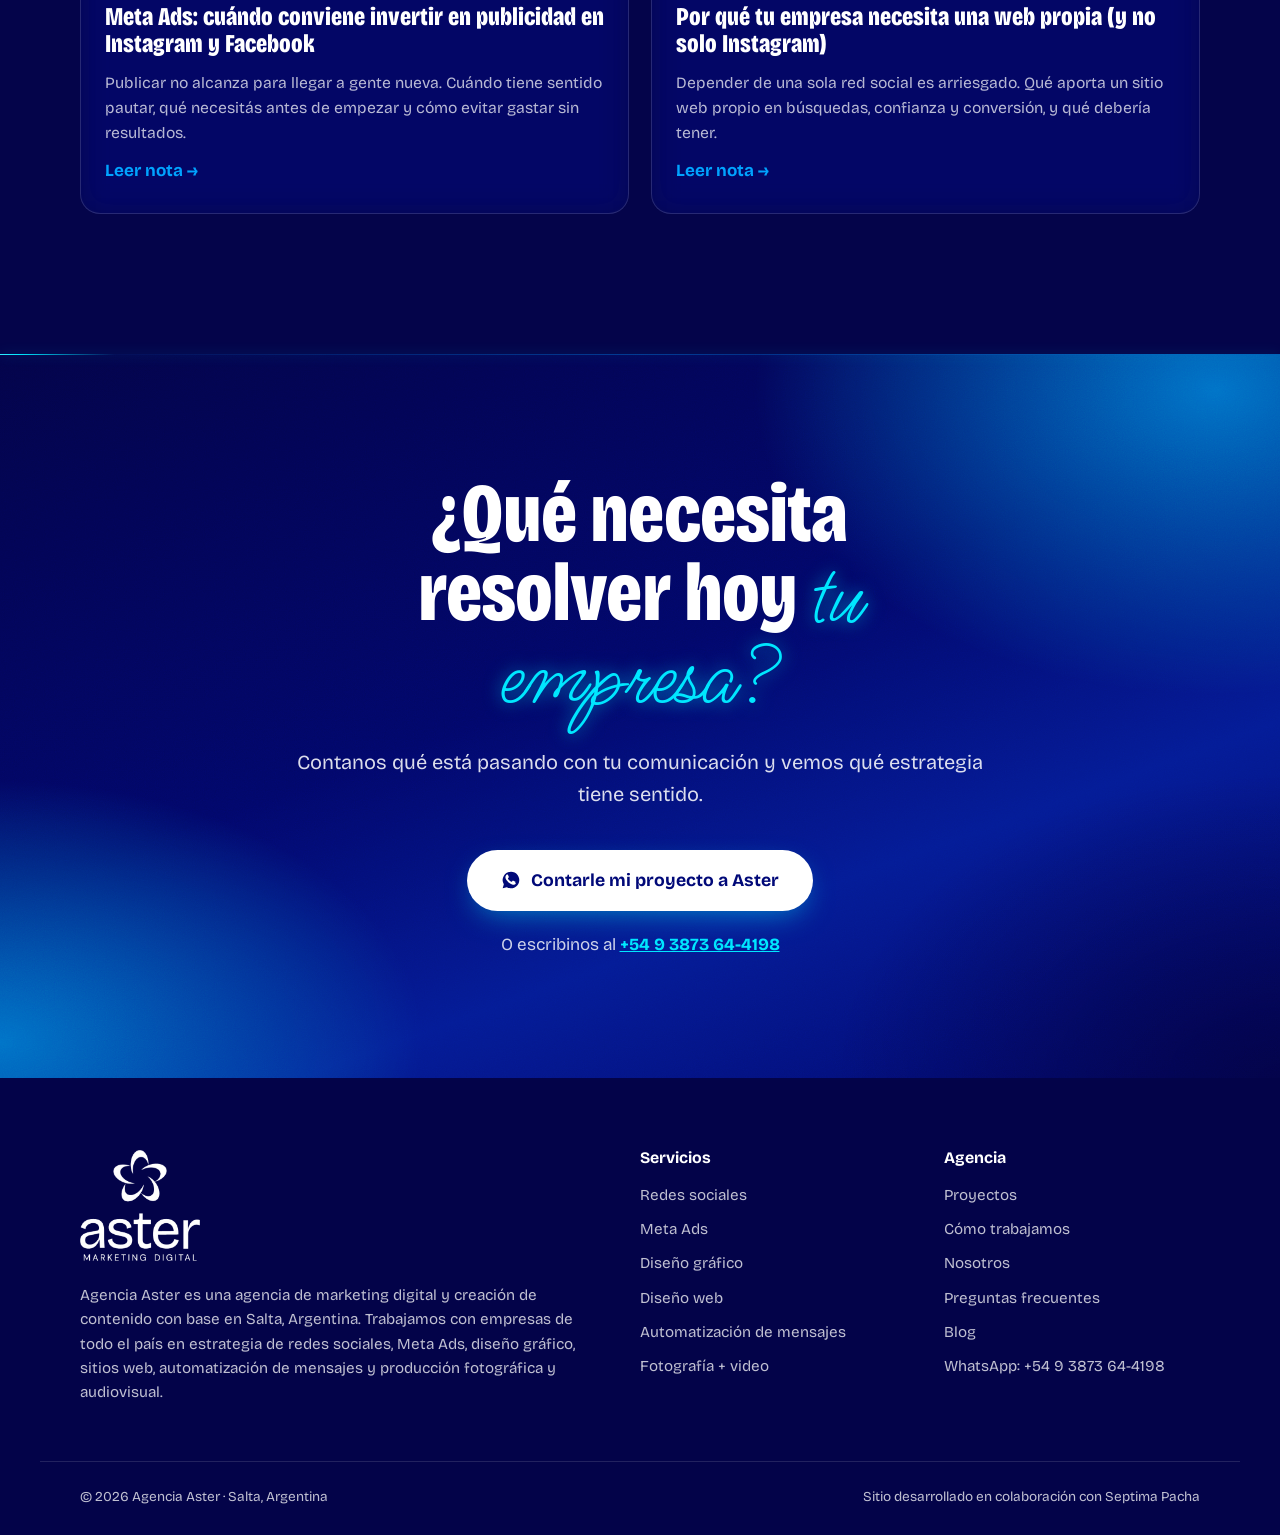
<file: blog/que-incluye-el-manejo-de-redes-sociales/index.html>
<!doctype html>
<html lang="es-AR">
<head>
  <meta charset="utf-8">
  <meta name="viewport" content="width=device-width, initial-scale=1">
  <title>Qué incluye el manejo de redes sociales para una empresa | Blog Agencia Aster</title>
  <meta name="description" content="Estrategia, contenido, gestión y análisis: qué hace realmente una agencia cuando se ocupa de las redes de tu empresa y qué deberías pedirle.">
  <meta name="theme-color" content="#04044A">
  <link rel="icon" type="image/png" href="../../assets/isotipo.png">
  <meta property="og:type" content="article">
  <meta property="og:title" content="Qué incluye el manejo de redes sociales para una empresa | Blog Agencia Aster">
  <meta property="og:description" content="Estrategia, contenido, gestión y análisis: qué hace realmente una agencia cuando se ocupa de las redes de tu empresa y qué deberías pedirle.">
  <meta property="og:locale" content="es_AR">
  <link rel="preconnect" href="https://fonts.googleapis.com">
  <link rel="preconnect" href="https://fonts.gstatic.com" crossorigin>
  <link href="https://fonts.googleapis.com/css2?family=Bricolage+Grotesque:opsz,wdth,wght@12..96,75..100,300..800&family=Ms+Madi&display=swap" rel="stylesheet">
  <link rel="stylesheet" href="../../styles.css">
  <link rel="stylesheet" href="../../theme-produccion.css">
  <script type="application/ld+json">
  {"@context":"https://schema.org","@type":"BlogPosting","headline":"Qué incluye el manejo de redes sociales para una empresa",
    "description":"Estrategia, contenido, gestión y análisis: qué hace realmente una agencia cuando se ocupa de las redes de tu empresa y qué deberías pedirle.","datePublished":"2026-11-18","inLanguage":"es-AR",
    "author":{"@type":"Organization","name":"Agencia Aster"},"publisher":{"@type":"Organization","name":"Agencia Aster"}}
  </script>
</head>
<body>
  <a class="skip" href="#contenido">Saltar al contenido</a>

  <header class="header" id="top">
    <div class="container header__inner">
      <a href="../../index.html" class="brand" aria-label="Agencia Aster, inicio">
        <img src="../../assets/isotipo.png" alt="" class="brand__mark brand__mark--dark" width="36" height="35">
        <img src="../../assets/isotipo-white.png" alt="" class="brand__mark brand__mark--light" width="36" height="35">
        <img src="../../assets/wordmark.png" alt="Aster" class="brand__word brand__word--dark" width="92" height="27">
        <img src="../../assets/wordmark-white.png" alt="Aster" class="brand__word brand__word--light" width="92" height="27">
      </a>
      <nav class="nav" id="nav" aria-label="Principal">
        <a href="../../index.html#servicios">Servicios</a>
        <a href="../../index.html#proyectos">Proyectos</a>
        <a href="../../index.html#como-trabajamos">Cómo trabajamos</a>
        <a href="../../index.html#nosotros">Nosotros</a>
        <a href="../../index.html#preguntas">Preguntas</a>
        <a href="../../blog/index.html" aria-current="page">Blog</a>
        <a href="#" class="btn btn--primary btn--sm nav__cta js-whatsapp">Pedí una propuesta</a>
      </nav>
      <button class="menu-toggle" aria-expanded="false" aria-controls="nav" aria-label="Abrir menú"><span></span><span></span></button>
    </div>
  </header>

  <main id="contenido">
    <article>
      <header class="page-hero page-hero--post">
        <div class="hero__bg" aria-hidden="true"></div>
        <div class="container container--narrow">
          <a href="../index.html" class="back-link">← Volver al blog</a>
          <p class="post-meta"><span>Redes sociales</span> · <time datetime="2026-11-18">18 de noviembre de 2026</time> · 5 min de lectura</p>
          <h1 id="page-title" class="display display--post">Qué incluye el manejo de redes sociales para una empresa</h1>
        </div>
      </header>

      <div class="container container--narrow prose">
<p class="lead">“Manejo de redes” se volvió una frase tan amplia que a veces significa solo publicar tres flyers por semana. Para una empresa, en cambio, debería ser un trabajo con método: saber qué decir, a quién, en qué formato y para qué.</p>

<h2>1. Estrategia antes que publicaciones</h2>
<p>El punto de partida no es el calendario, es el negocio. ¿Qué vendés, a quién, qué te diferencia y qué querés que pase cuando alguien te encuentra en Instagram o Facebook? De esas respuestas salen los objetivos, el tono de la marca y los temas sobre los que vale la pena hablar.</p>

<h2>2. Planificación de contenidos</h2>
<p>Con la estrategia definida se arma una grilla mensual que combina distintos tipos de publicaciones:</p>
<ul>
  <li><strong>Contenido que muestra:</strong> productos, servicios, espacios y personas.</li>
  <li><strong>Contenido que explica:</strong> respuestas a dudas frecuentes, procesos, comparaciones.</li>
  <li><strong>Contenido que genera confianza:</strong> trabajos realizados, detrás de escena, el equipo.</li>
  <li><strong>Contenido que invita a actuar:</strong> promociones, lanzamientos, llamados a consultar.</li>
</ul>

<h2>3. Producción: diseño, textos, fotos y video</h2>
<p>Una buena planificación se cae si el material es pobre. El manejo de redes incluye diseñar las piezas, escribir los textos y, cuando hace falta, producir fotos y videos propios. El material propio casi siempre comunica mejor que las imágenes de stock porque muestra lo que realmente ofrece tu empresa.</p>

<h2>4. Gestión y publicación</h2>
<p>Publicar en los días y horarios definidos, adaptar cada pieza al formato de cada red (feed, historias, reels) y mantener la coherencia visual. Según lo acordado, también puede incluir la moderación de comentarios y la derivación de consultas.</p>

<h2>5. Análisis y ajustes</h2>
<p>Cada mes conviene revisar qué funcionó y qué no: alcance, interacciones, mensajes recibidos, crecimiento. No para acumular números, sino para decidir qué repetir, qué cambiar y qué dejar de hacer.</p>

<h2>Lo que deberías pedirle a una agencia</h2>
<p>Que te muestre la estrategia antes de empezar a publicar, que te comparta la planificación con anticipación y que te entregue un informe claro con recomendaciones. Si solo recibís piezas sueltas, estás contratando diseño, no manejo de redes.</p>

        <aside class="post-cta">
          <p><strong>¿Querés aplicar esto en tu empresa?</strong> Escribinos y vemos juntos qué estrategia tiene sentido.</p>
          <a href="#" class="btn btn--primary js-whatsapp">Hablar con Aster</a>
        </aside>
      </div>
    </article>

    <section class="section related" aria-labelledby="related-title">
      <div class="container">
        <h2 id="related-title" class="h2 h2--sm">Seguí leyendo</h2>
        <div class="posts posts--two">
          <article class="post-card reveal">
            <a href="../meta-ads-cuando-conviene-invertir-en-publicidad/index.html" class="post-card__link">
              <div class="post-card__media ph ph--a" aria-hidden="true"><img src="../../assets/isotipo-white.png" alt=""></div>
              <div class="post-card__body">
                <p class="post-card__meta"><span>Meta Ads</span> · <time datetime="2026-11-11">11 de noviembre de 2026</time></p>
                <h3>Meta Ads: cuándo conviene invertir en publicidad en Instagram y Facebook</h3>
                <p>Publicar no alcanza para llegar a gente nueva. Cuándo tiene sentido pautar, qué necesitás antes de empezar y cómo evitar gastar sin resultados.</p>
                <span class="post-card__more">Leer nota <span aria-hidden="true">→</span></span>
              </div>
            </a>
          </article>
          <article class="post-card reveal">
            <a href="../por-que-tu-empresa-necesita-una-web-propia/index.html" class="post-card__link">
              <div class="post-card__media ph ph--c" aria-hidden="true"><img src="../../assets/isotipo-white.png" alt=""></div>
              <div class="post-card__body">
                <p class="post-card__meta"><span>Diseño web</span> · <time datetime="2026-11-04">4 de noviembre de 2026</time></p>
                <h3>Por qué tu empresa necesita una web propia (y no solo Instagram)</h3>
                <p>Depender de una sola red social es arriesgado. Qué aporta un sitio web propio en búsquedas, confianza y conversión, y qué debería tener.</p>
                <span class="post-card__more">Leer nota <span aria-hidden="true">→</span></span>
              </div>
            </a>
          </article>
        </div>
      </div>
    </section>

    <section class="cta cta--compact" aria-labelledby="cta-title">
      <div class="hero__bg" aria-hidden="true"></div>
      <div class="container cta__inner">
        <h2 id="cta-title" class="display display--md">¿Qué necesita resolver hoy <span class="script">tu empresa?</span></h2>
        <p class="hero__lead">Contanos qué está pasando con tu comunicación y vemos qué estrategia tiene sentido.</p>
        <a href="#" class="btn btn--light btn--lg js-whatsapp"><svg width="20" height="20" viewBox="0 0 24 24" aria-hidden="true"><path fill="currentColor" d="M12 2a10 10 0 0 0-8.6 15.1L2 22l5-1.3A10 10 0 1 0 12 2Zm5.8 14.2c-.2.7-1.4 1.3-2 1.4-.5 0-1.2.1-3.8-.9-3.2-1.3-5.2-4.6-5.4-4.8-.2-.2-1.3-1.7-1.3-3.3s.8-2.3 1.1-2.7c.3-.3.6-.4.8-.4h.6c.2 0 .4 0 .6.5l.9 2.1c.1.2.1.4 0 .6l-.4.6-.4.5c-.1.1-.3.3-.1.6.2.3.8 1.3 1.7 2.1 1.2 1 2.2 1.4 2.5 1.5.3.2.5.1.6-.1l.9-1c.2-.3.4-.2.6-.1l2 1c.3.1.5.2.5.3.1.2.1.7-.1 1.3Z"/></svg> Contarle mi proyecto a Aster</a>
        <p class="cta__phone">O escribinos al <a href="#" class="js-whatsapp">+54 9 3873 64-4198</a></p>
      </div>
    </section>
  </main>

  <footer class="footer">
    <div class="container footer__inner">
      <div class="footer__about">
        <img src="../../assets/logo-aster-white.png" alt="Aster Marketing Digital" width="140" height="130">
        <p>Agencia Aster es una agencia de marketing digital y creación de contenido con base en Salta, Argentina. Trabajamos con empresas de todo el país en estrategia de redes sociales, Meta Ads, diseño gráfico, sitios web, automatización de mensajes y producción fotográfica y audiovisual.</p>
      </div>
      <nav class="footer__nav" aria-label="Servicios">
        <h3>Servicios</h3>
        <a href="../../index.html#redes-sociales">Redes sociales</a>
        <a href="../../index.html#meta-ads">Meta Ads</a>
        <a href="../../index.html#diseno-grafico">Diseño gráfico</a>
        <a href="../../index.html#diseno-web">Diseño web</a>
        <a href="../../index.html#automatizaciones">Automatización de mensajes</a>
        <a href="../../index.html#fotografia-video">Fotografía + video</a>
      </nav>
      <nav class="footer__nav" aria-label="Agencia">
        <h3>Agencia</h3>
        <a href="../../index.html#proyectos">Proyectos</a>
        <a href="../../index.html#como-trabajamos">Cómo trabajamos</a>
        <a href="../../index.html#nosotros">Nosotros</a>
        <a href="../../index.html#preguntas">Preguntas frecuentes</a>
        <a href="../../blog/index.html">Blog</a>
        <a href="#" class="js-whatsapp">WhatsApp: +54 9 3873 64-4198</a>
      </nav>
    </div>
    <div class="container footer__bottom">
      <p>© <span id="year">2026</span> Agencia Aster · Salta, Argentina</p>
      <p>Sitio desarrollado en colaboración con Septima Pacha</p>
    </div>
  </footer>

  <a href="#" class="wa-float js-whatsapp" aria-label="Escribinos por WhatsApp"><svg width="28" height="28" viewBox="0 0 24 24" aria-hidden="true"><path fill="currentColor" d="M12 2a10 10 0 0 0-8.6 15.1L2 22l5-1.3A10 10 0 1 0 12 2Zm5.8 14.2c-.2.7-1.4 1.3-2 1.4-.5 0-1.2.1-3.8-.9-3.2-1.3-5.2-4.6-5.4-4.8-.2-.2-1.3-1.7-1.3-3.3s.8-2.3 1.1-2.7c.3-.3.6-.4.8-.4h.6c.2 0 .4 0 .6.5l.9 2.1c.1.2.1.4 0 .6l-.4.6-.4.5c-.1.1-.3.3-.1.6.2.3.8 1.3 1.7 2.1 1.2 1 2.2 1.4 2.5 1.5.3.2.5.1.6-.1l.9-1c.2-.3.4-.2.6-.1l2 1c.3.1.5.2.5.3.1.2.1.7-.1 1.3Z"/></svg></a>
  <script src="../../main.js" defer></script>
  <script src="../../fx.js" defer></script>
</body>
</html>
</file>
<file: styles.css>
/* ==========================================================
   Agencia Aster — estilos
   Paleta: blanco · cian · celeste · azul · azul noche
   Tipografías: Bricolage Grotesque (condensed 36 / regular) + Ms Madi
   ========================================================== */

:root {
  --white: #FFFFFF;
  --cyan: #00E7FF;
  --sky: #00A3FF;
  --blue: #010978;
  --night: #04044A;

  --ink: var(--night);
  --muted: #4A4F7D;
  --line: #E3E6F5;
  --surface: #F5F7FF;

  --font: "Bricolage Grotesque", system-ui, sans-serif;
  --script: "Ms Madi", cursive;

  --radius: 20px;
  --container: 1200px;
  --gutter: clamp(16px, 4vw, 40px);
  --header-h: 72px;
}

*, *::before, *::after { box-sizing: border-box; }
html { scroll-behavior: smooth; scroll-padding-top: var(--header-h); -webkit-text-size-adjust: 100%; }
body {
  margin: 0;
  font-family: var(--font);
  font-variation-settings: "wdth" 100, "opsz" 14;
  font-size: 17px;
  line-height: 1.6;
  color: var(--ink);
  background: var(--white);
  -webkit-font-smoothing: antialiased;
  overflow-x: hidden;
}
img { max-width: 100%; height: auto; display: block; }
a { color: inherit; }
h1, h2, h3 { margin: 0; line-height: 1.05; }
p { margin: 0; }
ul, ol { margin: 0; padding: 0; list-style: none; }

.container { width: 100%; max-width: var(--container); margin: 0 auto; padding: 0 var(--gutter); }

.skip { position: absolute; left: -999px; top: 8px; z-index: 100; background: var(--white); padding: 8px 14px; border-radius: 8px; }
.skip:focus { left: 8px; }
:focus-visible { outline: 3px solid var(--sky); outline-offset: 3px; border-radius: 6px; }

/* ---------- Tipografía ---------- */
.display, .h2 {
  font-weight: 800;
  font-variation-settings: "wdth" 75, "opsz" 36;
  letter-spacing: -0.01em;
}
.display { font-size: clamp(2.8rem, 8.2vw, 6.4rem); line-height: 0.95; }
.display--md { font-size: clamp(2.6rem, 7vw, 5.2rem); }
.h2 { font-size: clamp(2.3rem, 5.4vw, 4rem); line-height: 1; }
h3 { font-weight: 700; font-size: 1.3rem; font-variation-settings: "wdth" 100, "opsz" 24; }

.script {
  font-family: var(--script);
  font-weight: 400;
  font-variation-settings: normal;
  letter-spacing: 0;
  font-size: 1.12em;
  line-height: 0.8;
  color: var(--sky);
}
.hero .script, .cta .script, .ecosystem .script { color: var(--cyan); }

.eyebrow {
  display: inline-flex; align-items: center; gap: 10px;
  font-size: 0.8rem; font-weight: 700; letter-spacing: 0.16em; text-transform: uppercase;
  color: var(--sky);
  margin-bottom: 18px;
}
.eyebrow::before { content: ""; width: 22px; height: 2px; background: currentColor; }
.eyebrow--light { color: var(--cyan); }

/* ---------- Botones ---------- */
.btn {
  display: inline-flex; align-items: center; justify-content: center; gap: 10px;
  padding: 15px 26px; border-radius: 999px;
  font: inherit; font-weight: 700; font-size: 1rem; line-height: 1.2;
  text-decoration: none; border: 2px solid transparent; cursor: pointer;
  transition: transform .2s ease, background-color .2s ease, color .2s ease, box-shadow .2s ease;
}
.btn:hover { transform: translateY(-2px); }
.btn--primary { background: var(--blue); color: var(--white); }
.btn--primary:hover { background: var(--sky); }
.btn--light { background: var(--white); color: var(--blue); box-shadow: 0 10px 30px -10px rgba(0, 231, 255, .6); }
.btn--light:hover { background: var(--cyan); color: var(--night); }
.btn--ghost { color: var(--white); border-color: rgba(255,255,255,.5); }
.btn--ghost:hover { border-color: var(--white); background: rgba(255,255,255,.08); }
.btn--sm { padding: 10px 18px; font-size: .92rem; }
.btn--lg { padding: 18px 32px; font-size: 1.1rem; }

/* ---------- Header ---------- */
.header {
  position: fixed; inset: 0 0 auto 0; z-index: 50; height: var(--header-h);
  display: flex; align-items: center;
  transition: background-color .3s ease, box-shadow .3s ease;
  color: var(--white);
}
.header.is-scrolled { background: rgba(255,255,255,.94); backdrop-filter: blur(12px); box-shadow: 0 1px 0 var(--line); color: var(--ink); }
.header__inner { display: flex; align-items: center; justify-content: space-between; gap: 24px; }

.brand { display: flex; align-items: center; gap: 10px; text-decoration: none; }
.brand__mark { width: 34px; height: auto; }
.brand__word { width: 84px; height: auto; margin-top: 2px; }
.brand__mark--dark, .brand__word--dark { display: none; }
.header.is-scrolled .brand__mark--dark, .header.is-scrolled .brand__word--dark { display: block; }
.header.is-scrolled .brand__mark--light, .header.is-scrolled .brand__word--light { display: none; }

.nav { display: flex; align-items: center; gap: 28px; }
.nav a:not(.btn) { text-decoration: none; font-weight: 500; font-size: .96rem; opacity: .9; position: relative; }
.nav a:not(.btn)::after { content: ""; position: absolute; left: 0; right: 100%; bottom: -4px; height: 2px; background: var(--cyan); transition: right .25s ease; }
.nav a:not(.btn):hover::after { right: 0; }
.header:not(.is-scrolled) .nav__cta { background: var(--white); color: var(--blue); }
.header:not(.is-scrolled) .nav__cta:hover { background: var(--cyan); color: var(--night); }

.menu-toggle { display: none; width: 44px; height: 44px; border: 0; background: transparent; cursor: pointer; position: relative; color: inherit; }
.menu-toggle span { position: absolute; left: 10px; right: 10px; height: 2px; background: currentColor; transition: transform .25s ease, top .25s ease; }
.menu-toggle span:first-child { top: 17px; }
.menu-toggle span:last-child { top: 25px; }
.menu-toggle[aria-expanded="true"] span:first-child { top: 21px; transform: rotate(45deg); }
.menu-toggle[aria-expanded="true"] span:last-child { top: 21px; transform: rotate(-45deg); }

/* ---------- Fondo degradado de marca ---------- */
.hero__bg {
  position: absolute; inset: 0; z-index: -1; overflow: hidden;
  background:
    radial-gradient(60% 70% at 95% 5%, var(--sky) 0%, rgba(0,163,255,0) 60%),
    radial-gradient(55% 60% at 0% 95%, var(--sky) 0%, rgba(0,163,255,0) 60%),
    radial-gradient(50% 60% at 100% 100%, var(--night) 0%, rgba(4,4,74,0) 70%),
    linear-gradient(160deg, var(--night) 0%, var(--blue) 45%, #0626B8 70%, var(--blue) 100%);
}
.hero__bg::after { /* grano sutil como en la pieza de marca */
  content: ""; position: absolute; inset: 0; opacity: .18; mix-blend-mode: overlay;
  background-image: url("data:image/svg+xml,%3Csvg xmlns='http://www.w3.org/2000/svg' width='160' height='160'%3E%3Cfilter id='n'%3E%3CfeTurbulence type='fractalNoise' baseFrequency='.9' numOctaves='2' stitchTiles='stitch'/%3E%3C/filter%3E%3Crect width='100%25' height='100%25' filter='url(%23n)'/%3E%3C/svg%3E");
}

/* ---------- Hero ---------- */
.hero {
  position: relative; isolation: isolate; color: var(--white);
  min-height: 100svh; display: flex; align-items: center;
  padding: calc(var(--header-h) + 48px) 0 72px;
}
.hero__inner { max-width: 1100px; margin: 0 auto 0 0; margin-inline: auto; }
.hero h1 { max-width: 15ch; }
.hero__lead { max-width: 56ch; margin-top: 28px; font-size: clamp(1.05rem, 1.6vw, 1.25rem); color: rgba(255,255,255,.86); }
.hero__actions { display: flex; flex-wrap: wrap; gap: 14px; margin-top: 36px; }
.hero__geo { display: inline-flex; align-items: center; gap: 8px; margin-top: 40px; font-size: .95rem; color: var(--cyan); }

/* ---------- Confianza ---------- */
.trust { padding: 36px 0; border-bottom: 1px solid var(--line); }
.trust__label { text-align: center; font-size: .8rem; font-weight: 700; letter-spacing: .16em; text-transform: uppercase; color: var(--muted); margin-bottom: 22px; }
.marquee { display: flex; overflow: hidden; mask-image: linear-gradient(90deg, transparent, #000 10%, #000 90%, transparent); -webkit-mask-image: linear-gradient(90deg, transparent, #000 10%, #000 90%, transparent); }
.marquee__track { display: flex; flex-shrink: 0; gap: 64px; padding-right: 64px; animation: marquee 36s linear infinite; }
.marquee__track li {
  white-space: nowrap; font-weight: 800; font-size: 1.6rem; color: #B9BFDD;
  font-variation-settings: "wdth" 75, "opsz" 36; text-transform: uppercase;
}
@keyframes marquee { to { transform: translateX(-100%); } }

/* ---------- Secciones ---------- */
.section { padding: clamp(80px, 11vw, 140px) 0; }
.section__head { max-width: 760px; margin-bottom: clamp(40px, 6vw, 64px); }
.section__lead { margin-top: 18px; font-size: 1.1rem; color: var(--muted); max-width: 56ch; }

/* Dolores */
.pains__grid { display: grid; grid-template-columns: repeat(3, 1fr); gap: 18px; }
.pain {
  padding: 30px 28px; border-radius: var(--radius); background: var(--surface);
  border: 1px solid var(--line); transition: transform .25s ease, border-color .25s ease, background-color .25s ease;
}
.pain:hover { transform: translateY(-4px); border-color: var(--sky); background: var(--white); }
.pain__n { display: block; font-weight: 800; font-variation-settings: "wdth" 75, "opsz" 36; font-size: 1.1rem; color: var(--sky); margin-bottom: 14px; }
.pain p { font-size: 1.28rem; font-weight: 600; line-height: 1.3; }

/* Servicios */
.services { background: var(--surface); }
.services__grid { display: grid; grid-template-columns: repeat(3, 1fr); gap: 20px; }
.service {
  display: flex; flex-direction: column; gap: 14px;
  padding: 32px 28px; border-radius: var(--radius); background: var(--white); border: 1px solid var(--line);
  transition: transform .25s ease, box-shadow .25s ease;
}
.service:hover { transform: translateY(-4px); box-shadow: 0 24px 50px -24px rgba(1, 9, 120, .35); }
.service__icon {
  width: 52px; height: 52px; border-radius: 14px; display: grid; place-items: center;
  background: linear-gradient(135deg, var(--sky), var(--blue)); color: var(--white);
}
.service__icon svg { width: 26px; height: 26px; fill: none; stroke: currentColor; stroke-width: 1.7; stroke-linecap: round; stroke-linejoin: round; }
.service h3 { font-size: 1.45rem; margin-top: 6px; }
.service__pain { color: var(--muted); }
.service__offer { font-weight: 600; color: var(--blue); padding-top: 14px; border-top: 1px solid var(--line); }
.service__link { margin-top: auto; padding-top: 6px; font-weight: 700; text-decoration: none; color: var(--sky); }
.service__link span { display: inline-block; transition: transform .2s ease; }
.service__link:hover span { transform: translateX(4px); }

/* Ecosistema */
.ecosystem { position: relative; background: var(--night); color: var(--white); overflow: hidden; }
.ecosystem::before {
  content: ""; position: absolute; width: 700px; height: 700px; right: -200px; top: -250px; border-radius: 50%;
  background: radial-gradient(circle, rgba(0,163,255,.45), rgba(0,163,255,0) 65%);
}
.ecosystem__inner { position: relative; display: grid; grid-template-columns: 1fr 1fr; gap: clamp(40px, 6vw, 96px); align-items: center; }
.ecosystem__copy p:not(.eyebrow) { margin-top: 24px; color: rgba(255,255,255,.8); font-size: 1.12rem; max-width: 48ch; }
.flow { counter-reset: flow; display: grid; gap: 10px; }
.flow li {
  counter-increment: flow; position: relative;
  display: flex; align-items: center; gap: 18px;
  padding: 16px 22px; border-radius: 14px;
  background: rgba(255,255,255,.06); border: 1px solid rgba(255,255,255,.12);
  font-weight: 700; font-size: 1.15rem;
}
.flow li::before { content: "0" counter(flow); font-size: .85rem; color: var(--cyan); font-weight: 700; }
.flow li:not(:last-child)::after {
  content: ""; position: absolute; left: 34px; bottom: -11px; width: 2px; height: 10px; background: var(--sky);
}
.flow li:nth-child(1) { margin-left: 0; }
.flow li:nth-child(2) { margin-left: 4%; }
.flow li:nth-child(3) { margin-left: 8%; }
.flow li:nth-child(4) { margin-left: 12%; }
.flow li:nth-child(5) { margin-left: 16%; }
.flow li:nth-child(6) { margin-left: 20%; background: linear-gradient(90deg, var(--sky), var(--blue)); border-color: transparent; }
.flow li:nth-child(6)::before { color: var(--white); }

/* Proceso */
.steps { display: grid; grid-template-columns: repeat(5, 1fr); gap: 18px; position: relative; }
.steps::before { content: ""; position: absolute; top: 28px; left: 28px; right: 28px; height: 2px; background: linear-gradient(90deg, var(--cyan), var(--sky), var(--blue)); }
.step { position: relative; }
.step__n {
  display: grid; place-items: center; width: 56px; height: 56px; border-radius: 50%;
  background: var(--white); border: 2px solid var(--sky); color: var(--blue);
  font-weight: 800; font-size: 1.4rem; font-variation-settings: "wdth" 75, "opsz" 36; margin-bottom: 22px; position: relative;
}
.step:last-child .step__n { background: var(--blue); border-color: var(--blue); color: var(--white); }
.step h3 { font-size: 1.35rem; margin-bottom: 8px; }
.step p { color: var(--muted); font-size: .98rem; }

/* Proyectos */
.projects { background: var(--surface); }
.cases { display: grid; gap: 28px; }
.case {
  display: grid; grid-template-columns: 1.05fr 1fr; gap: clamp(24px, 4vw, 56px); align-items: center;
  padding: clamp(18px, 2.5vw, 28px); border-radius: calc(var(--radius) + 8px); background: var(--white); border: 1px solid var(--line);
}
.case:nth-child(even) .case__media { order: 2; }
.case__media { display: grid; grid-template-columns: 1.4fr 1fr; grid-template-rows: 1fr 1fr; gap: 12px; aspect-ratio: 4 / 3.2; }
.ph { border-radius: 14px; }
.ph:first-child { grid-row: span 2; }
.ph--a { background: linear-gradient(150deg, var(--blue), var(--night)); }
.ph--b { background: linear-gradient(150deg, var(--sky), var(--blue)); }
.ph--c { background: linear-gradient(150deg, var(--cyan), var(--sky)); }
.case__body { padding: 8px 8px 8px 0; }
.case__meta { font-size: .88rem; color: var(--muted); margin-bottom: 12px; }
.case__meta span { font-weight: 700; color: var(--sky); }
.case h3 { font-size: clamp(1.5rem, 2.6vw, 2.1rem); font-weight: 800; font-variation-settings: "wdth" 75, "opsz" 36; line-height: 1.05; }
.case__facts { margin: 24px 0; display: grid; gap: 14px; }
.case__facts div { display: grid; grid-template-columns: 130px 1fr; gap: 12px; padding-bottom: 14px; border-bottom: 1px solid var(--line); }
.case__facts dt { font-weight: 700; font-size: .9rem; color: var(--blue); }
.case__facts dd { margin: 0; color: var(--muted); }
.tags { display: flex; flex-wrap: wrap; gap: 8px; }
.tags li { padding: 6px 12px; border-radius: 999px; font-size: .82rem; font-weight: 600; background: rgba(0,163,255,.1); color: var(--blue); }

/* Equipo */
.team__grid { display: grid; grid-template-columns: repeat(4, 1fr); gap: 20px; }
.member__photo {
  aspect-ratio: 4 / 5; border-radius: var(--radius); margin-bottom: 16px; position: relative; overflow: hidden;
  background: linear-gradient(170deg, var(--surface), #DDE3FA);
}
.member__photo::after {
  content: ""; position: absolute; inset: 0; background: url("assets/isotipo.png") center / 30% no-repeat; opacity: .12;
}
.member h3 { font-size: 1.2rem; }
.member p { color: var(--sky); font-weight: 600; font-size: .95rem; }

/* Testimonios */
.testimonials { padding-top: 0; }
.quotes { display: grid; grid-template-columns: repeat(3, 1fr); gap: 20px; }
.quote { margin: 0; padding: 32px 28px; border-radius: var(--radius); border: 1px solid var(--line); display: flex; flex-direction: column; justify-content: space-between; gap: 28px; position: relative; }
.quote::before { content: "“"; position: absolute; top: 6px; right: 22px; font-family: var(--script); font-size: 5rem; line-height: 1; color: var(--cyan); }
.quote blockquote { margin: 0; font-size: 1.15rem; font-weight: 500; line-height: 1.45; }
.quote figcaption { font-size: .92rem; color: var(--muted); }
.quote figcaption strong { color: var(--ink); }

/* FAQ */
.faq { background: var(--surface); }
.faq__inner { display: grid; grid-template-columns: 1fr 1.6fr; gap: clamp(32px, 6vw, 80px); align-items: start; }
.faq .section__head { position: sticky; top: calc(var(--header-h) + 24px); }
.faq__list { display: grid; gap: 12px; }
.faq details { background: var(--white); border: 1px solid var(--line); border-radius: 16px; transition: border-color .2s ease; }
.faq details[open] { border-color: var(--sky); }
.faq summary {
  cursor: pointer; list-style: none; padding: 20px 56px 20px 24px; position: relative;
  font-weight: 700; font-size: 1.08rem;
}
.faq summary::-webkit-details-marker { display: none; }
.faq summary::after {
  content: "+"; position: absolute; right: 20px; top: 50%; transform: translateY(-50%);
  width: 28px; height: 28px; border-radius: 50%; display: grid; place-items: center;
  background: var(--surface); color: var(--blue); font-size: 1.2rem; transition: transform .25s ease, background-color .25s ease;
}
.faq details[open] summary::after { transform: translateY(-50%) rotate(45deg); background: var(--cyan); }
.faq details p { padding: 0 24px 22px; color: var(--muted); }

/* CTA final */
.cta { position: relative; isolation: isolate; color: var(--white); padding: clamp(96px, 13vw, 160px) 0; text-align: center; }
.cta__inner { display: flex; flex-direction: column; align-items: center; }
.cta__mark { width: 64px; margin-bottom: 28px; }
.cta h2 { max-width: 16ch; }
.cta .hero__lead { margin-inline: auto; margin-bottom: 40px; }

/* Footer */
.footer { background: var(--night); color: rgba(255,255,255,.75); padding: 72px 0 28px; font-size: .95rem; }
.footer__inner { display: grid; grid-template-columns: 2fr 1fr 1fr; gap: 48px; }
.footer__about img { width: 120px; margin-bottom: 22px; }
.footer__about p { max-width: 52ch; }
.footer__nav { display: flex; flex-direction: column; gap: 10px; }
.footer__nav h3 { color: var(--white); font-size: 1rem; margin-bottom: 6px; }
.footer__nav a { text-decoration: none; }
.footer__nav a:hover { color: var(--cyan); }
.footer__bottom { display: flex; flex-wrap: wrap; justify-content: space-between; gap: 12px; margin-top: 56px; padding-top: 24px; border-top: 1px solid rgba(255,255,255,.12); font-size: .85rem; }

/* WhatsApp flotante */
.wa-float {
  position: fixed; right: 20px; bottom: 20px; z-index: 60;
  width: 58px; height: 58px; border-radius: 50%; display: grid; place-items: center;
  background: var(--sky); color: var(--white); box-shadow: 0 12px 30px -8px rgba(1,9,120,.55);
  transition: transform .2s ease, background-color .2s ease;
}
.wa-float:hover { transform: scale(1.06); background: var(--blue); }

/* Animación de entrada */
.reveal { opacity: 0; transform: translateY(24px); transition: opacity .7s ease, transform .7s ease; }
.reveal.is-visible { opacity: 1; transform: none; }
.no-js .reveal { opacity: 1; transform: none; }

@media (prefers-reduced-motion: reduce) {
  html { scroll-behavior: auto; }
  .reveal { opacity: 1; transform: none; transition: none; }
  .marquee__track { animation: none; }
}

/* ---------- Blog ---------- */
.section__head--row { max-width: none; display: flex; flex-wrap: wrap; align-items: flex-end; justify-content: space-between; gap: 24px; }
.posts { display: grid; grid-template-columns: repeat(3, 1fr); gap: 22px; }
.posts--two { grid-template-columns: repeat(2, 1fr); }
.post-card { border-radius: var(--radius); background: var(--white); border: 1px solid var(--line); overflow: hidden; transition: transform .25s ease, box-shadow .25s ease; }
.post-card:hover { transform: translateY(-4px); box-shadow: 0 24px 50px -24px rgba(1, 9, 120, .35); }
.post-card__link { display: flex; flex-direction: column; height: 100%; text-decoration: none; }
.post-card__media { aspect-ratio: 16 / 9; border-radius: 0; display: grid; place-items: center; }
.post-card__media img { width: 64px; opacity: .9; }
.post-card__body { display: flex; flex-direction: column; gap: 12px; padding: 24px 24px 28px; flex: 1; }
.post-card__meta { font-size: .85rem; color: var(--muted); }
.post-card__meta span { color: var(--sky); font-weight: 700; }
.post-card h3 { font-size: 1.6rem; font-weight: 800; font-variation-settings: "wdth" 75, "opsz" 36; line-height: 1.05; }
.post-card__body > p:not(.post-card__meta) { color: var(--muted); font-size: .98rem; }
.post-card__more { margin-top: auto; font-weight: 700; color: var(--sky); }
.blog-teaser { padding-top: 0; }

.page-hero { position: relative; isolation: isolate; color: var(--white); padding: calc(var(--header-h) + 72px) 0 80px; }
.page-hero h1 { max-width: 18ch; }
.page-hero--post { padding-bottom: 64px; }
.container--narrow { max-width: 820px; }
.display--post { font-size: clamp(2.4rem, 5.6vw, 4.2rem); line-height: 1; max-width: none !important; }
.back-link { display: inline-block; margin-bottom: 28px; text-decoration: none; font-weight: 600; color: var(--cyan); }
.back-link:hover { text-decoration: underline; }
.post-meta { font-size: .92rem; color: rgba(255,255,255,.8); margin-bottom: 18px; }
.post-meta span { color: var(--cyan); font-weight: 700; }

.prose { padding-top: clamp(48px, 7vw, 80px); padding-bottom: 24px; font-size: 1.12rem; line-height: 1.75; }
.prose > * + * { margin-top: 1.1em; }
.prose .lead { font-size: 1.3rem; line-height: 1.6; font-weight: 500; color: var(--blue); }
.prose h2 { margin-top: 2em; font-size: clamp(1.8rem, 3.4vw, 2.4rem); font-weight: 800; font-variation-settings: "wdth" 75, "opsz" 36; line-height: 1.05; }
.prose ul, .prose ol { padding-left: 1.3em; }
.prose ul { list-style: none; padding-left: 0; }
.prose ul li { position: relative; padding-left: 26px; }
.prose ul li::before { content: ""; position: absolute; left: 4px; top: .7em; width: 8px; height: 8px; border-radius: 50%; background: var(--sky); }
.prose ol { list-style: decimal; }
.prose ol li::marker { color: var(--sky); font-weight: 700; }
.prose li + li { margin-top: .5em; }
.prose strong { color: var(--blue); }
.post-cta { margin-top: 3em !important; padding: 28px; border-radius: var(--radius); background: var(--surface); border: 1px solid var(--line); display: flex; flex-wrap: wrap; align-items: center; justify-content: space-between; gap: 18px; }
.post-cta p { flex: 1 1 320px; font-size: 1.05rem; }
.related { background: var(--surface); margin-top: clamp(48px, 7vw, 80px); }
.h2--sm { font-size: clamp(2rem, 4vw, 3rem); margin-bottom: 36px; }
.cta--compact { padding: clamp(80px, 10vw, 120px) 0; }
.cta__phone { margin-top: 20px; color: rgba(255,255,255,.8); }
.cta__phone a { color: var(--cyan); font-weight: 700; }
.nav a[aria-current="page"]::after { right: 0; }

@media (max-width: 1080px) { .posts { grid-template-columns: repeat(2, 1fr); } }
@media (max-width: 700px) { .posts, .posts--two { grid-template-columns: 1fr; } }

/* ---------- Responsive ---------- */
@media (max-width: 1080px) {
  .services__grid, .pains__grid, .quotes { grid-template-columns: repeat(2, 1fr); }
  .team__grid { grid-template-columns: repeat(2, 1fr); }
  .steps { grid-template-columns: 1fr; gap: 0; }
  .steps::before { top: 28px; bottom: 28px; left: 27px; right: auto; width: 2px; height: auto; background: linear-gradient(180deg, var(--cyan), var(--sky), var(--blue)); }
  .step { display: grid; grid-template-columns: 56px 1fr; column-gap: 22px; padding-bottom: 28px; }
  .step__n { grid-row: span 2; margin-bottom: 0; }
  .step h3 { align-self: end; margin-top: 4px; }
}

@media (max-width: 900px) {
  .menu-toggle { display: block; }
  .nav {
    position: fixed; inset: var(--header-h) 0 auto 0; flex-direction: column; align-items: stretch; gap: 0;
    background: var(--white); color: var(--ink); padding: 8px var(--gutter) 24px;
    box-shadow: 0 20px 30px -20px rgba(4,4,74,.3);
    transform: translateY(-12px); opacity: 0; visibility: hidden; transition: all .25s ease;
  }
  .nav.is-open { transform: none; opacity: 1; visibility: visible; }
  .nav a:not(.btn) { padding: 14px 0; border-bottom: 1px solid var(--line); font-size: 1.05rem; }
  .nav a:not(.btn)::after { display: none; }
  .nav .nav__cta, .header:not(.is-scrolled) .nav .nav__cta { margin-top: 18px; background: var(--blue); color: var(--white); padding: 14px; }
  .header.menu-open { background: var(--white); color: var(--ink); }
  .header.menu-open .brand__mark--dark, .header.menu-open .brand__word--dark { display: block; }
  .header.menu-open .brand__mark--light, .header.menu-open .brand__word--light { display: none; }

  .ecosystem__inner, .case, .faq__inner { grid-template-columns: 1fr; }
  .case:nth-child(even) .case__media { order: 0; }
  .faq .section__head { position: static; }
  .footer__inner { grid-template-columns: 1fr 1fr; }
  .footer__about { grid-column: 1 / -1; }
}

@media (max-width: 600px) {
  body { font-size: 16px; }
  .services__grid, .pains__grid, .quotes { grid-template-columns: 1fr; }
  .hero__actions .btn { width: 100%; }
  .flow li { margin-left: 0 !important; }
  .case__facts div { grid-template-columns: 1fr; gap: 4px; }
  .footer__inner { grid-template-columns: 1fr; }
  .marquee__track li { font-size: 1.3rem; }
}
</file>
<file: theme-produccion.css>
/* ==========================================================
   Agencia Aster — Tema "Producción"
   Fondo fijo con dron y equipo de grabación, recuadros
   transparentes (vidrio) y luces LED animadas.
   Se carga después de styles.css. Para volver al tema claro,
   quitar este archivo y fx.js de los HTML.
   ========================================================== */

@property --led { syntax: "<angle>"; inherits: false; initial-value: 0deg; }

:root {
  --ink: #FFFFFF;
  --muted: rgba(255, 255, 255, .72);
  --line: rgba(255, 255, 255, .14);
  --surface: rgba(255, 255, 255, .06);
  --glass: rgba(10, 18, 110, .28);
  --glass-strong: rgba(6, 10, 80, .55);
  --glow: 0 0 6px var(--cyan), 0 0 18px rgba(0, 231, 255, .55);
}

body { background: var(--night); color: var(--ink); }

/* ---------- Fondo fijo (equivalente a background-attachment: fixed, compatible con iOS) ---------- */
.scene {
  position: fixed; inset: 0; z-index: -2; pointer-events: none;
  background: var(--night) url("assets/bg-produccion.svg") center / cover no-repeat;
}
.scene::after { /* velo para que el texto siempre se lea */
  content: ""; position: absolute; inset: 0;
  background: radial-gradient(120% 80% at 50% 40%, rgba(4,4,74,.15), rgba(4,4,74,.55));
}
.scene__orb {
  position: absolute; width: 46vmax; height: 46vmax; border-radius: 50%; filter: blur(60px); opacity: .35;
  background: radial-gradient(circle, var(--sky), transparent 65%);
  animation: orb 22s ease-in-out infinite alternate;
}
.scene__orb--2 { right: -12vmax; bottom: -16vmax; background: radial-gradient(circle, var(--cyan), transparent 65%); opacity: .2; animation-duration: 28s; animation-direction: alternate-reverse; }
.scene__orb--1 { left: -14vmax; top: -10vmax; }
@keyframes orb { to { transform: translate(18vw, 22vh) scale(1.15); } }

/* ---------- Secciones transparentes ---------- */
.section, .services, .projects, .faq, .related, .trust, .ecosystem { background: transparent; position: relative; }
.trust { border-bottom: 0; }
.ecosystem::before { opacity: .6; }
.hero__bg { opacity: .55; }
.cta .hero__bg, .page-hero .hero__bg { opacity: .7; }
.footer { background: rgba(4, 4, 74, .82); backdrop-filter: blur(10px); -webkit-backdrop-filter: blur(10px); position: relative; }

/* ---------- Recuadros de vidrio transparentes ---------- */
.pain, .service, .case, .quote, .post-card, .faq details, .post-cta, .flow li, .member__photo {
  background: var(--glass);
  border: 1px solid var(--line);
  backdrop-filter: blur(14px) saturate(140%);
  -webkit-backdrop-filter: blur(14px) saturate(140%);
}
.pain:hover, .service:hover, .post-card:hover, .quote:hover { background-color: rgba(20, 40, 160, .35); border-color: rgba(0, 231, 255, .4); }
.service:hover, .post-card:hover { box-shadow: 0 0 0 1px rgba(0,231,255,.15), 0 24px 60px -20px rgba(0, 163, 255, .55); }
.faq details[open] { border-color: rgba(0, 231, 255, .55); }
.faq summary::after { background: rgba(255,255,255,.1); color: var(--white); }
.faq details[open] summary::after { color: var(--night); }

/* Textos que eran azul oscuro sobre blanco */
.service__offer, .case__facts dt, .prose strong, .prose .lead { color: var(--cyan); }
.tags li { background: rgba(0, 231, 255, .12); color: var(--white); border: 1px solid rgba(0,231,255,.25); }
.marquee__track li { color: rgba(255, 255, 255, .38); }
.step__n { background: rgba(4, 4, 74, .8); color: var(--white); border-color: var(--cyan); box-shadow: var(--glow); }
.step:last-child .step__n { background: var(--sky); border-color: var(--cyan); }
.member__photo { background: var(--glass); }
.member__photo::after { background-image: url("assets/isotipo-white.png"); opacity: .18; }
.ph--a { background: linear-gradient(150deg, rgba(1,9,120,.85), rgba(4,4,74,.6)); }
.ph--b { background: linear-gradient(150deg, rgba(0,163,255,.75), rgba(1,9,120,.6)); }
.ph--c { background: linear-gradient(150deg, rgba(0,231,255,.7), rgba(0,163,255,.5)); }

/* Botones */
.btn--primary { background: linear-gradient(90deg, var(--sky), #1268FF); color: var(--white); box-shadow: 0 0 0 1px rgba(0,231,255,.35), 0 10px 30px -10px rgba(0,163,255,.8); }
.btn--primary:hover { background: var(--cyan); color: var(--night); }
.btn--light, .btn--primary { position: relative; overflow: hidden; }
.btn--light::after, .btn--primary::after { /* destello que recorre el botón */
  content: ""; position: absolute; top: 0; bottom: 0; width: 40%; left: -60%;
  background: linear-gradient(100deg, transparent, rgba(255,255,255,.6), transparent);
  transform: skewX(-20deg); animation: shine 4.5s ease-in-out infinite;
}
@keyframes shine { 0%, 60% { left: -60%; } 100% { left: 130%; } }

/* Header siempre oscuro */
.header.is-scrolled, .header.menu-open { background: rgba(4, 4, 74, .72); color: var(--white); box-shadow: 0 1px 0 rgba(0,231,255,.25); backdrop-filter: blur(14px); -webkit-backdrop-filter: blur(14px); }
.header.is-scrolled .brand__mark--dark, .header.is-scrolled .brand__word--dark,
.header.menu-open .brand__mark--dark, .header.menu-open .brand__word--dark { display: none; }
.header.is-scrolled .brand__mark--light, .header.is-scrolled .brand__word--light,
.header.menu-open .brand__mark--light, .header.menu-open .brand__word--light { display: block; }
.header.is-scrolled .nav__cta { background: var(--white); color: var(--blue); }
@media (max-width: 900px) {
  .nav { background: rgba(4, 4, 74, .94); color: var(--white); backdrop-filter: blur(14px); -webkit-backdrop-filter: blur(14px); }
}

/* ---------- LED: borde de luz que recorre cada recuadro ---------- */
.pain, .service, .case, .quote, .post-card, .faq details, .post-cta { position: relative; }
.pain::before, .service::before, .case::before, .quote::after, .post-card::before, .faq details::before, .post-cta::before {
  content: ""; position: absolute; inset: -1px; border-radius: inherit; padding: 1.5px; pointer-events: none; z-index: 1;
  background: conic-gradient(from var(--led), transparent 0 72%, rgba(0,163,255,.6) 82%, var(--cyan) 90%, #FFFFFF 93%, transparent 96%);
  -webkit-mask: linear-gradient(#000 0 0) content-box, linear-gradient(#000 0 0);
  -webkit-mask-composite: xor; mask-composite: exclude;
  filter: drop-shadow(0 0 4px var(--cyan));
  animation: led-spin 6s linear infinite;
}
.pain:nth-child(2n)::before, .service:nth-child(2n)::before, .post-card:nth-child(2n)::before { animation-delay: -2s; }
.pain:nth-child(3n)::before, .service:nth-child(3n)::before, .post-card:nth-child(3n)::before { animation-delay: -4s; }
.faq details:nth-child(2n)::before { animation-delay: -3s; }
@keyframes led-spin { to { --led: 360deg; } }

/* Luz que sigue al cursor dentro de cada recuadro */
.pain, .service, .post-card, .quote { background-image: radial-gradient(260px circle at var(--mx, -300px) var(--my, -300px), rgba(0, 231, 255, .16), transparent 60%); }

/* ---------- LED: línea de luz que cruza cada sección ---------- */
.section::after, .trust::after, .cta::after {
  content: ""; position: absolute; left: 0; right: 0; top: 0; height: 1px; pointer-events: none;
  background:
    linear-gradient(90deg, transparent, var(--cyan), #FFFFFF, var(--cyan), transparent) -30% 0 / 30% 100% no-repeat,
    linear-gradient(90deg, transparent, rgba(0,163,255,.35), transparent);
  box-shadow: 0 0 12px rgba(0, 231, 255, .45);
  animation: led-sweep 7s linear infinite;
}
.section:nth-of-type(2n)::after { animation-direction: reverse; animation-duration: 9s; }
@keyframes led-sweep { from { background-position: -30% 0, 0 0; } to { background-position: 130% 0, 0 0; } }

/* ---------- LED: rieles laterales y barra de progreso ---------- */
.led-rail {
  position: fixed; top: 0; bottom: 0; width: 2px; z-index: 40; pointer-events: none;
  background: linear-gradient(180deg, transparent, rgba(0,163,255,.25) 15%, rgba(0,163,255,.25) 85%, transparent);
}
.led-rail--l { left: 10px; }
.led-rail--r { right: 10px; }
.led-rail--r::before, .led-rail--r::after {
  content: ""; position: absolute; left: -1px; width: 4px; height: 120px; border-radius: 4px;
  background: linear-gradient(180deg, transparent, var(--cyan), #FFFFFF);
  box-shadow: var(--glow); animation: rail-run 5s linear infinite;
}
.led-rail--r::after { animation-delay: -2.5s; background: linear-gradient(180deg, transparent, var(--sky), var(--cyan)); }
@keyframes rail-run { from { top: -140px; } to { top: 100%; } }
.led-rail__runner { /* luz que baja según el scroll */
  position: absolute; left: -4px; width: 10px; height: 10px; border-radius: 50%;
  top: calc(var(--p, 0) * (100% - 10px));
  background: #FFFFFF; box-shadow: 0 0 6px #fff, 0 0 14px var(--cyan), 0 0 30px var(--sky);
}
.led-rail__runner::before { /* estela */
  content: ""; position: absolute; left: 4px; bottom: 8px; width: 2px; height: 90px;
  background: linear-gradient(0deg, var(--cyan), transparent);
}
.scroll-led {
  position: fixed; left: 0; top: 0; height: 3px; width: 100%; z-index: 70; pointer-events: none;
  transform-origin: 0 50%; transform: scaleX(var(--p, 0));
  background: linear-gradient(90deg, var(--sky), var(--cyan), #FFFFFF);
  box-shadow: 0 0 8px var(--cyan), 0 0 20px rgba(0,231,255,.6);
}

/* ---------- Hero: dron animado y animaciones de entrada ---------- */
.hero { overflow: hidden; }
.hero-drone {
  position: absolute; right: max(2vw, calc((100vw - 1200px) / 2 - 40px)); top: 22%;
  width: min(31vw, 440px); z-index: 0; pointer-events: none;
  animation: drone-float 6s ease-in-out infinite;
  filter: drop-shadow(0 0 18px rgba(0, 231, 255, .45));
}
.hero-drone .prop { transform-box: fill-box; transform-origin: center; animation: prop-spin .18s linear infinite; }
.hero-drone .prop:nth-of-type(2n) { animation-direction: reverse; }
.hero-drone .beam { transform-box: fill-box; transform-origin: 50% 0; animation: beam 3s ease-in-out infinite; }
.hero-drone .led-dot { animation: blink 1.2s steps(2, jump-none) infinite; }
.hero-drone .led-dot:nth-of-type(2n) { animation-delay: .6s; }
@keyframes drone-float {
  0%, 100% { transform: translate(0, 0) rotate(-3deg); }
  50% { transform: translate(-18px, -26px) rotate(2deg); }
}
@keyframes prop-spin { 0% { transform: scaleX(1); } 50% { transform: scaleX(.15); } 100% { transform: scaleX(1); } }
@keyframes beam { 0%, 100% { opacity: .25; transform: scaleY(.9); } 50% { opacity: .55; transform: scaleY(1.05); } }
@keyframes blink { 0% { opacity: 1; } 100% { opacity: .15; } }
.hero__inner { position: relative; z-index: 1; }
@media (min-width: 901px) { .hero h1 { max-width: 13ch; font-size: clamp(2.8rem, 5.6vw, 5.3rem); } }

.rec {
  display: inline-flex; align-items: center; gap: 8px; margin-left: 14px; padding: 4px 10px; border-radius: 999px;
  font-family: ui-monospace, Menlo, Consolas, monospace; font-size: .72rem; letter-spacing: .12em; color: var(--white);
  border: 1px solid rgba(255,255,255,.25); background: rgba(4,4,74,.4); vertical-align: middle;
}
.rec::before { content: ""; width: 8px; height: 8px; border-radius: 50%; background: #FF3B5C; box-shadow: 0 0 8px #FF3B5C; animation: blink 1s steps(2, jump-none) infinite; }

.hero__inner > *, .page-hero .container > * { animation: rise .9s cubic-bezier(.2,.7,.2,1) both; }
.hero__inner > :nth-child(2), .page-hero .container > :nth-child(2) { animation-delay: .12s; }
.hero__inner > :nth-child(3), .page-hero .container > :nth-child(3) { animation-delay: .24s; }
.hero__inner > :nth-child(4), .page-hero .container > :nth-child(4) { animation-delay: .36s; }
.hero__inner > :nth-child(5) { animation-delay: .48s; }
@keyframes rise { from { opacity: 0; transform: translateY(28px); filter: blur(6px); } to { opacity: 1; transform: none; filter: none; } }

.hero .script, .cta .script { text-shadow: 0 0 18px rgba(0, 231, 255, .6); }
.display .script { animation: neon 4s ease-in-out infinite; }
@keyframes neon { 0%, 100% { text-shadow: 0 0 10px rgba(0,231,255,.45); } 50% { text-shadow: 0 0 22px rgba(0,231,255,.9), 0 0 40px rgba(0,163,255,.5); } }

/* Entrada de recuadros con un poco más de movimiento */
.reveal { transform: translateY(34px) scale(.97); }
.reveal.is-visible { transform: none; }

/* Botón de WhatsApp con pulso LED */
.wa-float { box-shadow: 0 0 0 0 rgba(0,231,255,.6), 0 12px 30px -8px rgba(0,163,255,.8); animation: wa-pulse 2.4s ease-out infinite; }
@keyframes wa-pulse { 0% { box-shadow: 0 0 0 0 rgba(0,231,255,.55), 0 12px 30px -8px rgba(0,163,255,.8); } 100% { box-shadow: 0 0 0 22px rgba(0,231,255,0), 0 12px 30px -8px rgba(0,163,255,.8); } }

@media (max-width: 900px) {
  .hero-drone { width: 70vw; right: -16vw; top: auto; bottom: 6%; opacity: .35; }
  .led-rail { display: none; }
}
@media (max-width: 600px) { .rec { display: none; } }

@media (prefers-reduced-motion: reduce) {
  *, *::before, *::after { animation: none !important; }
  .scroll-led, .led-rail__runner { display: none; }
}
</file>
